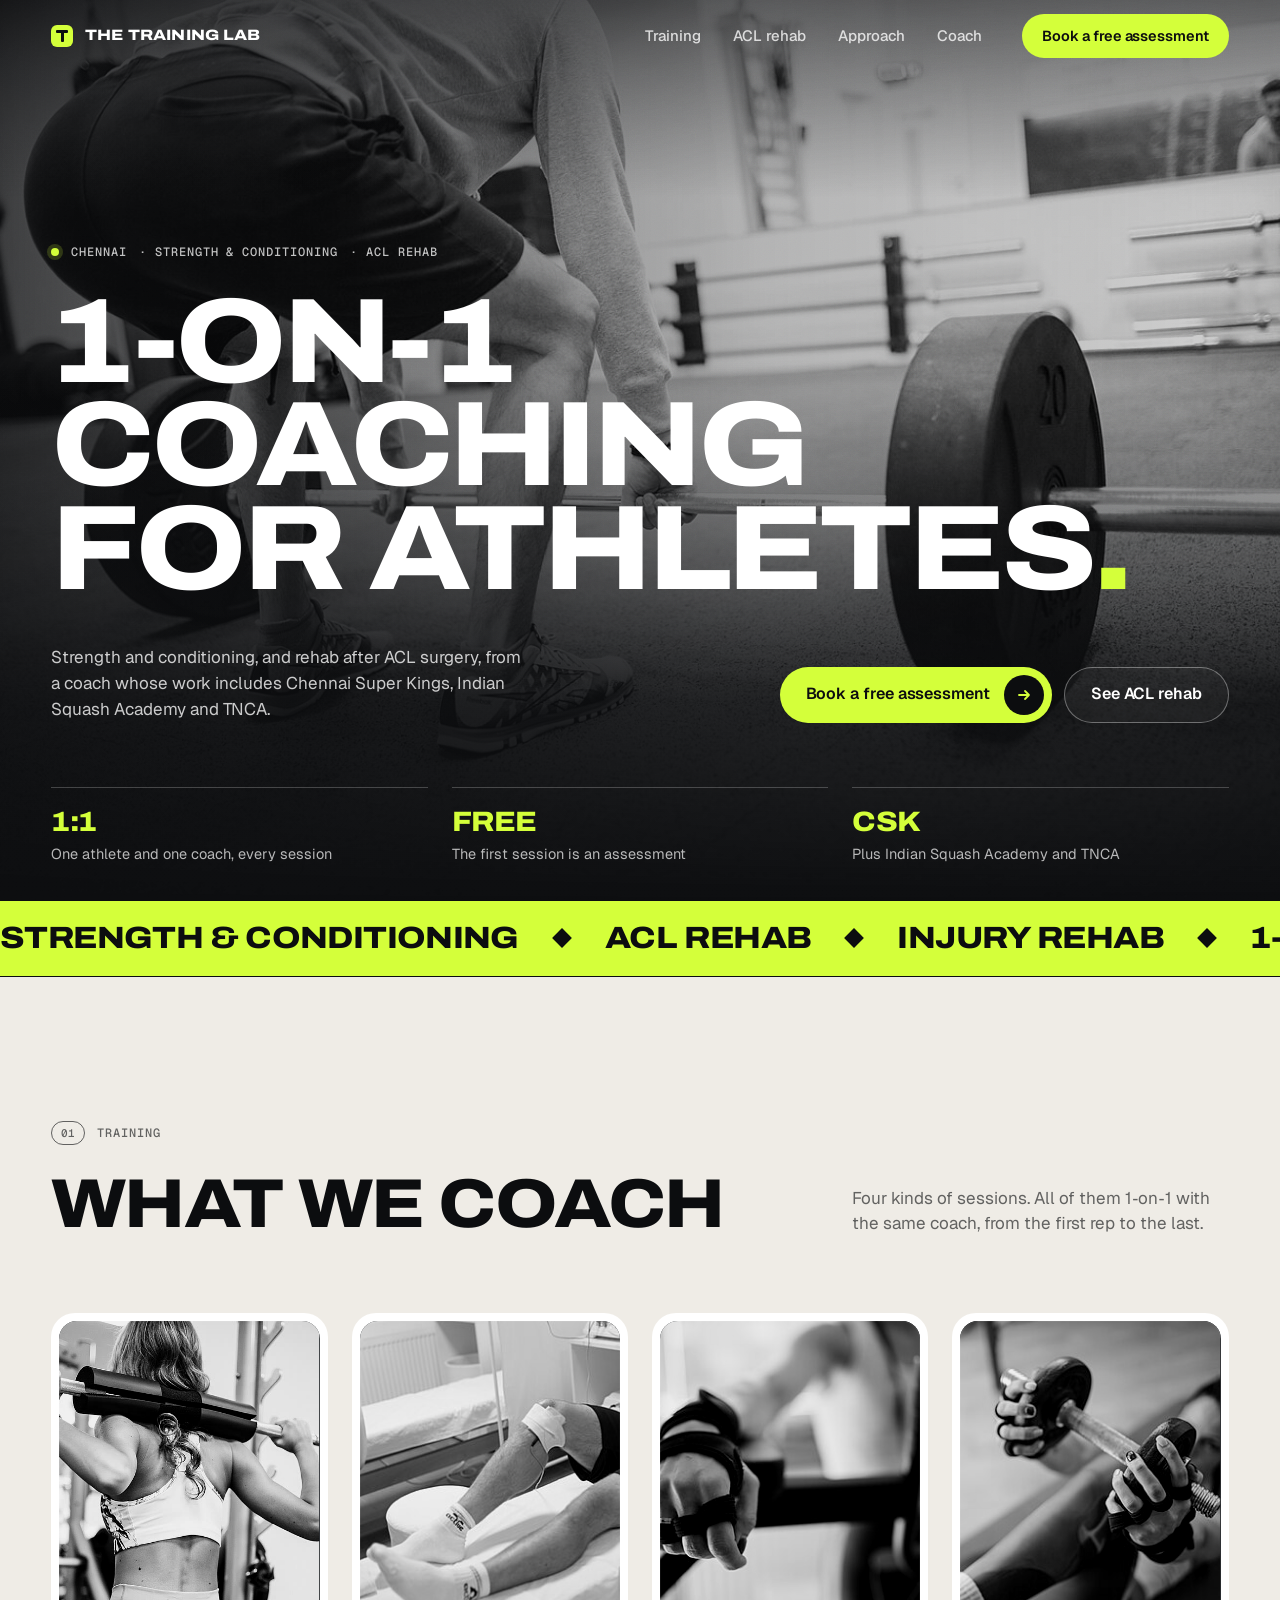
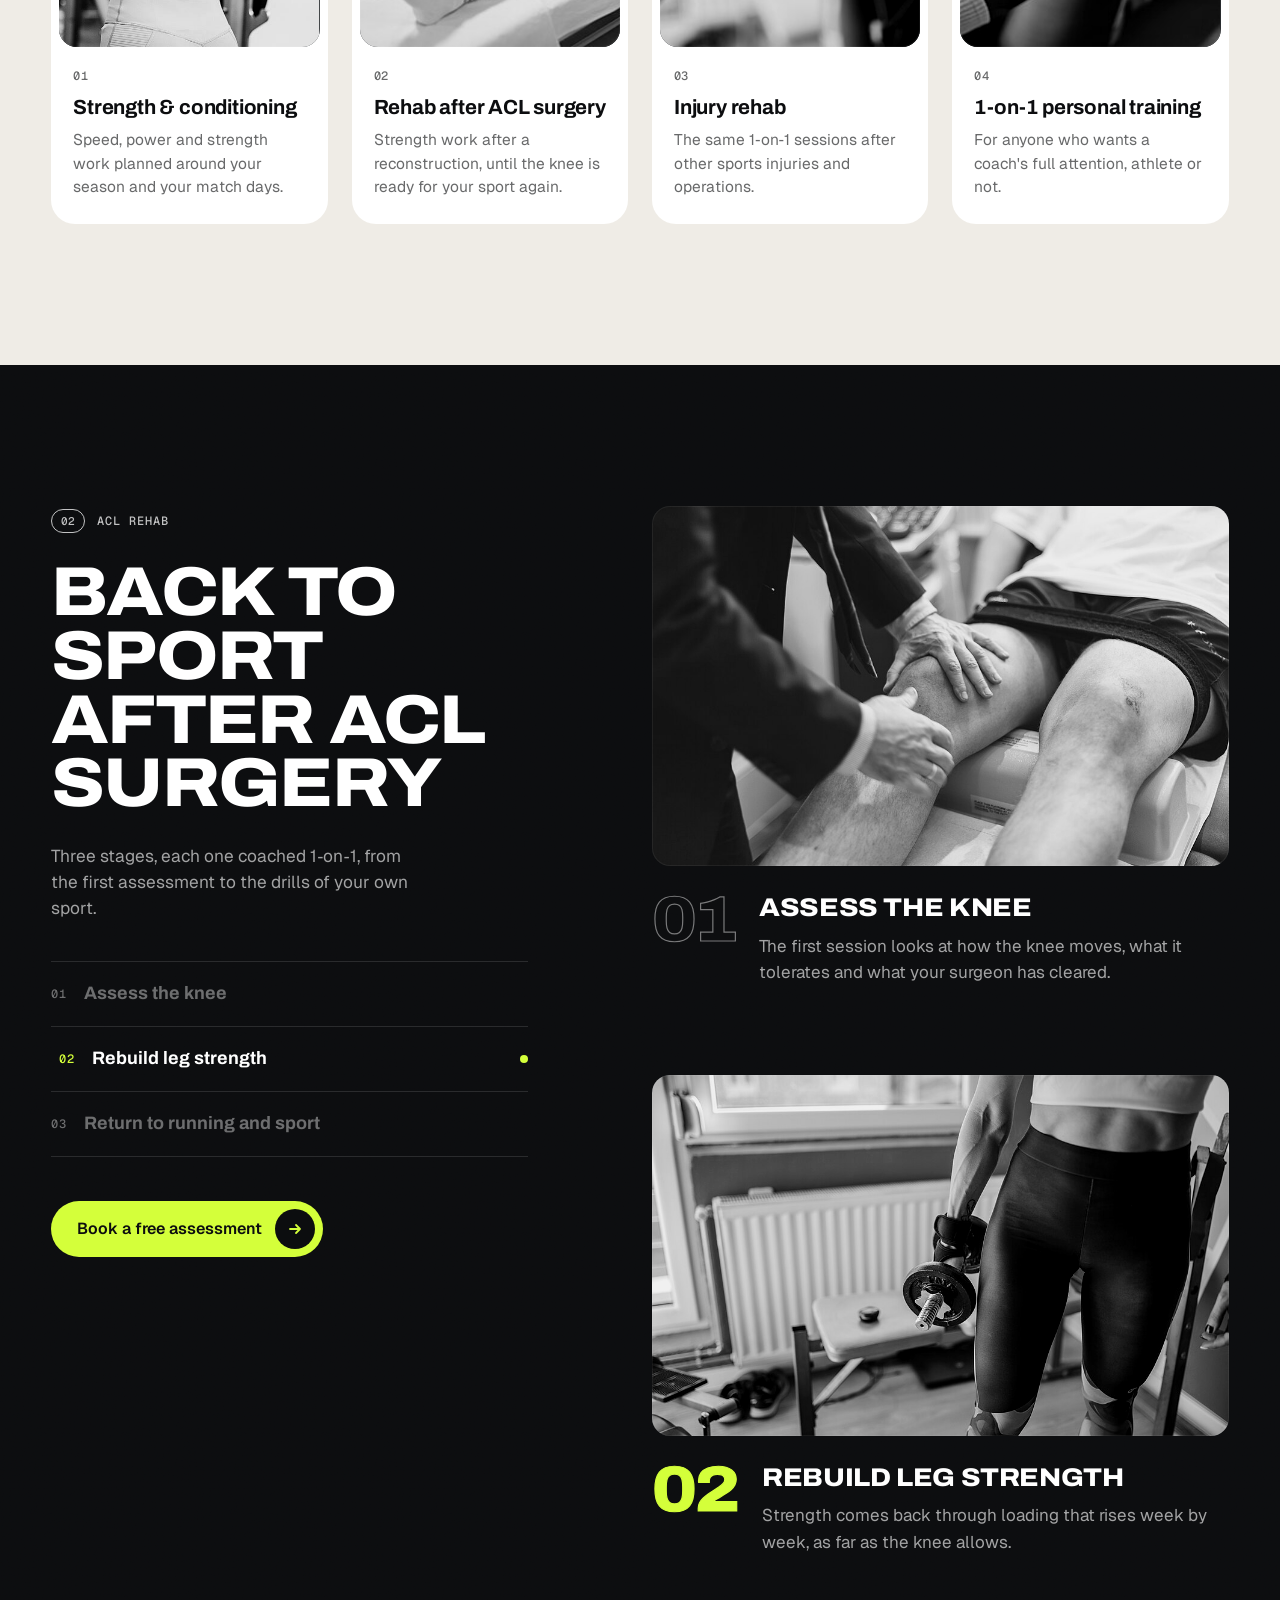
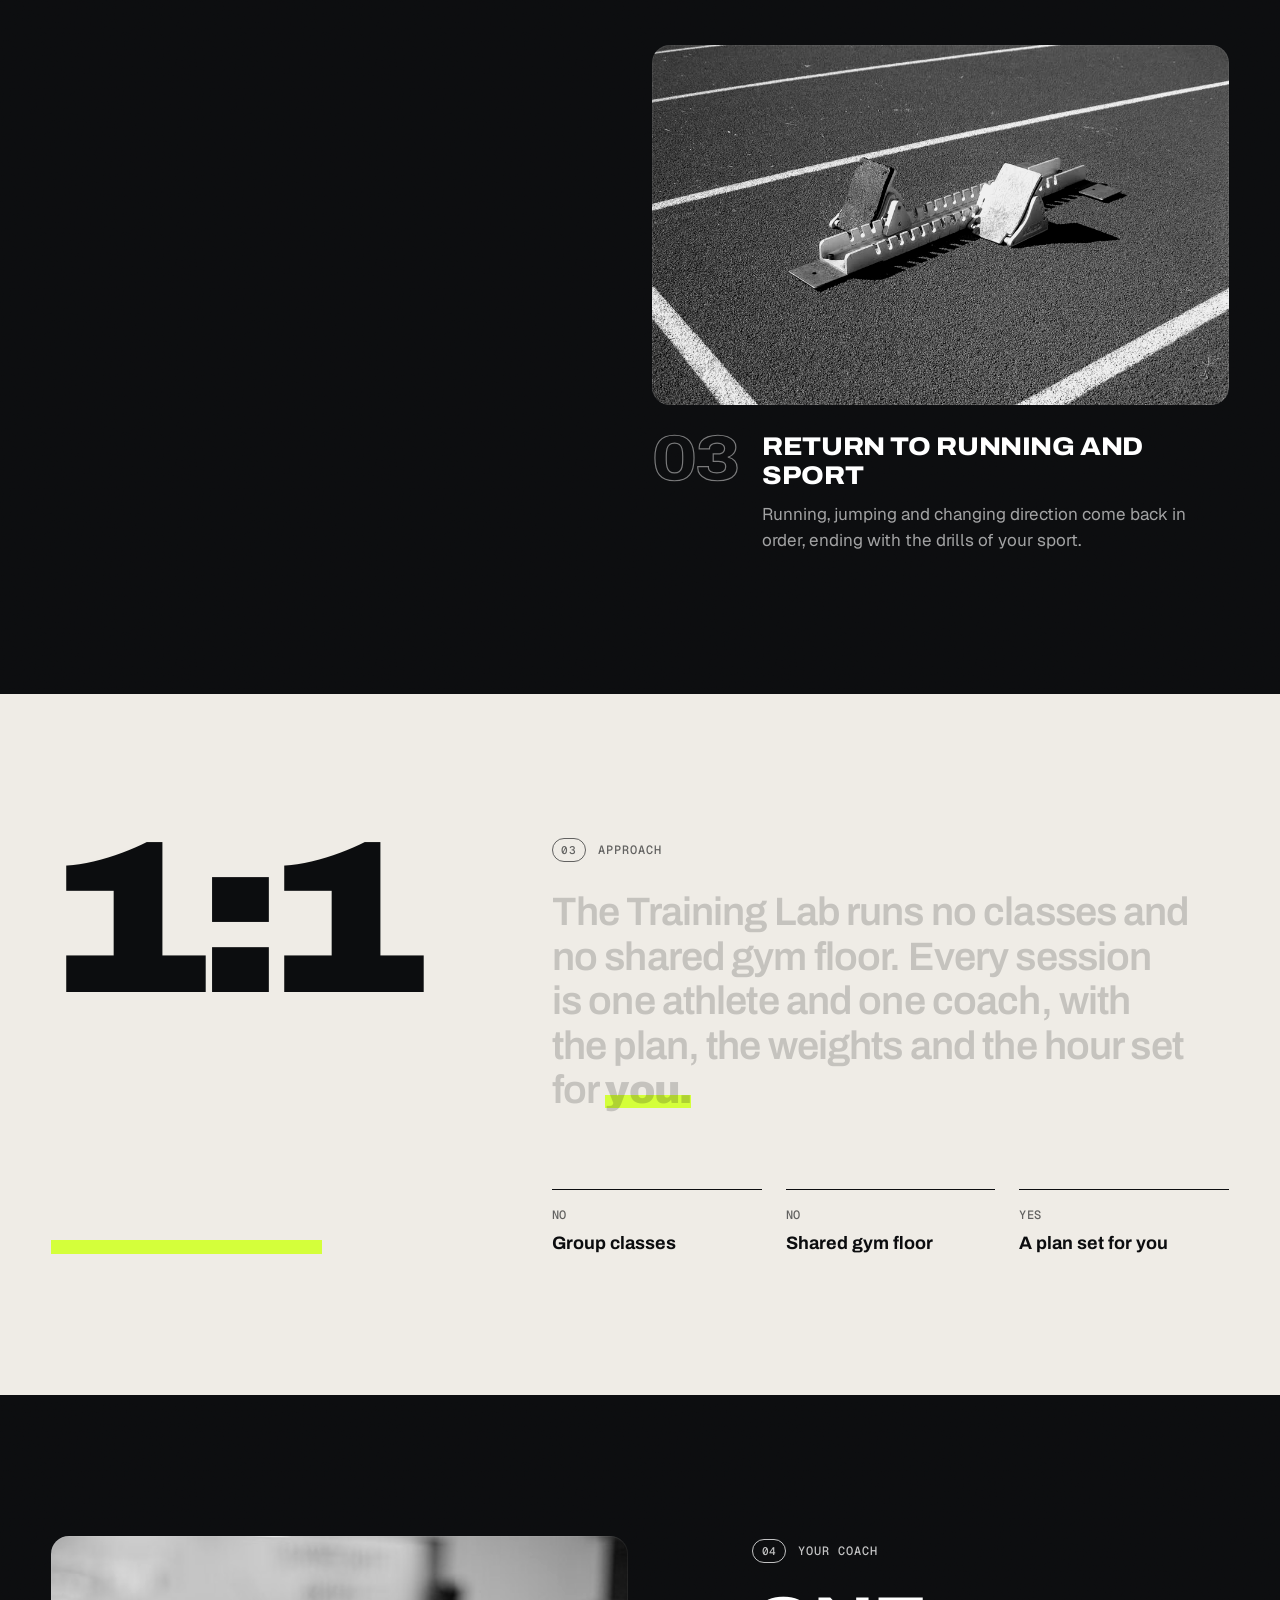
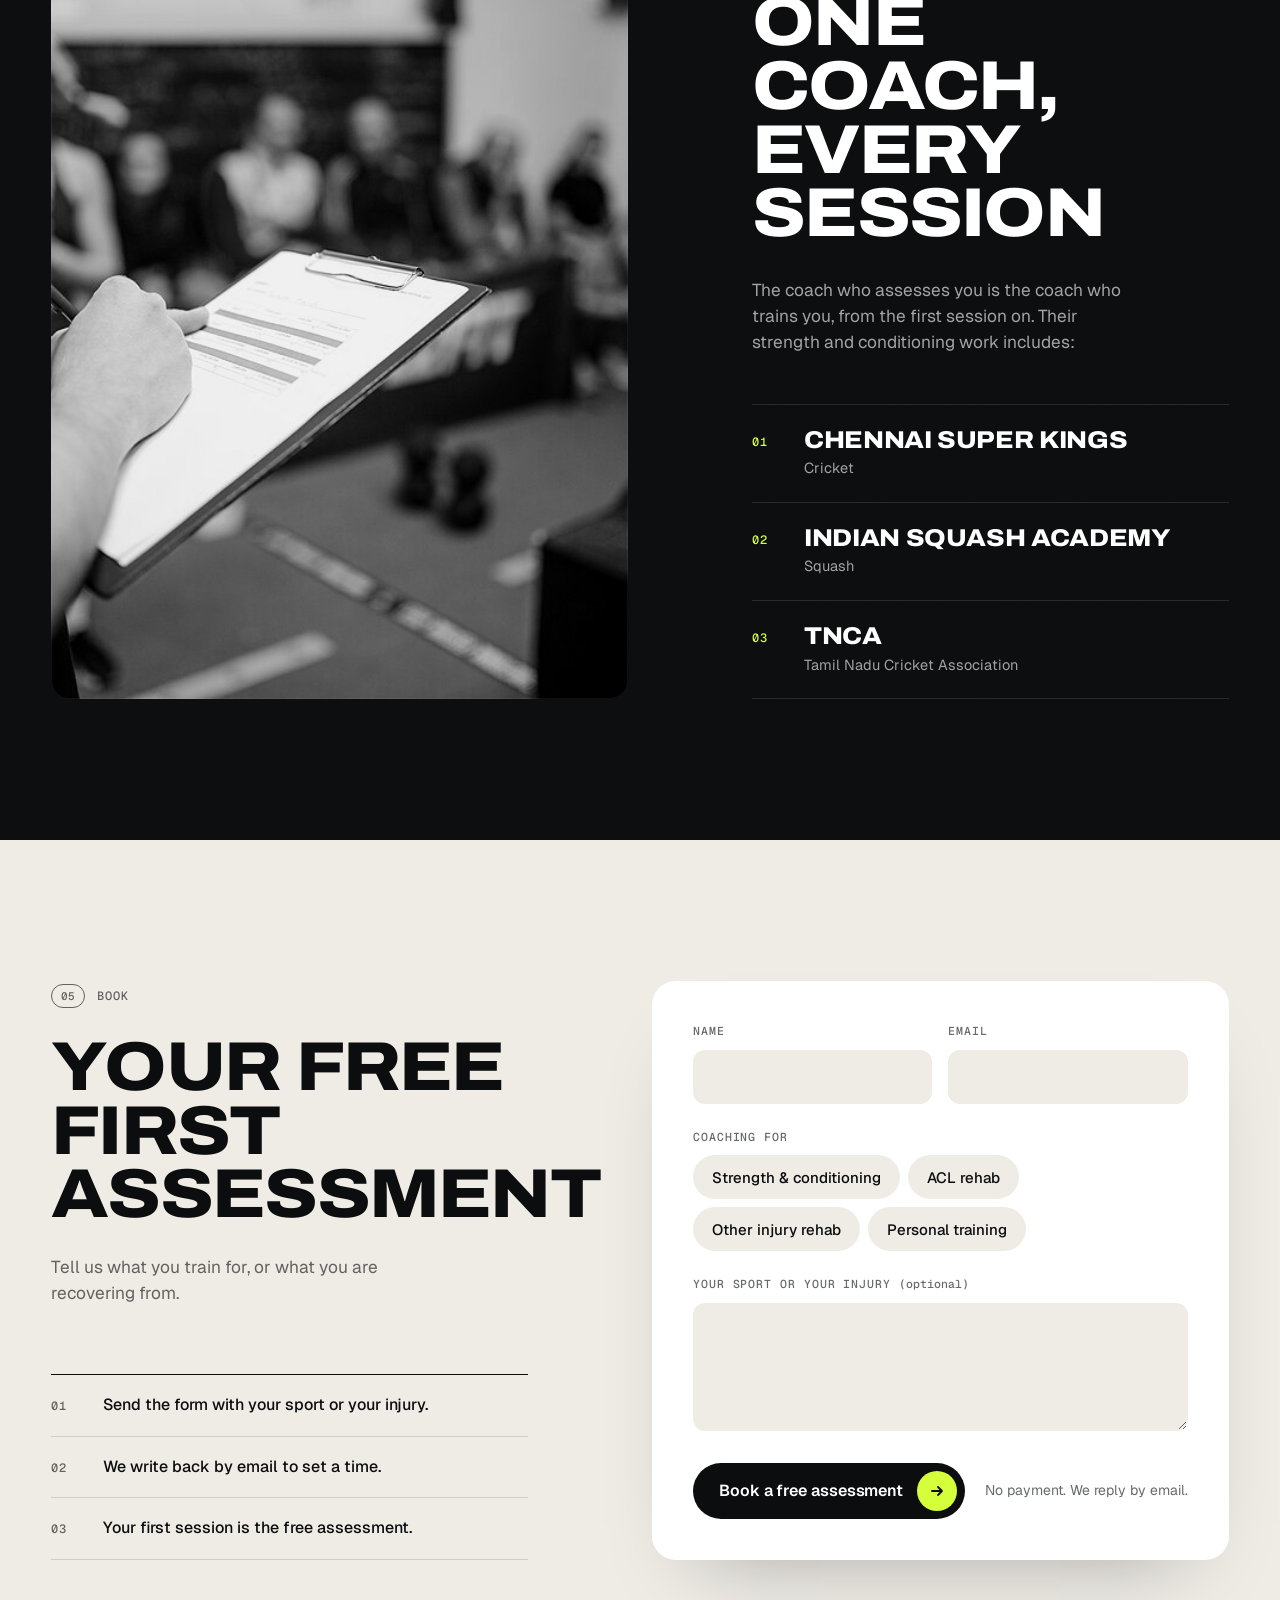
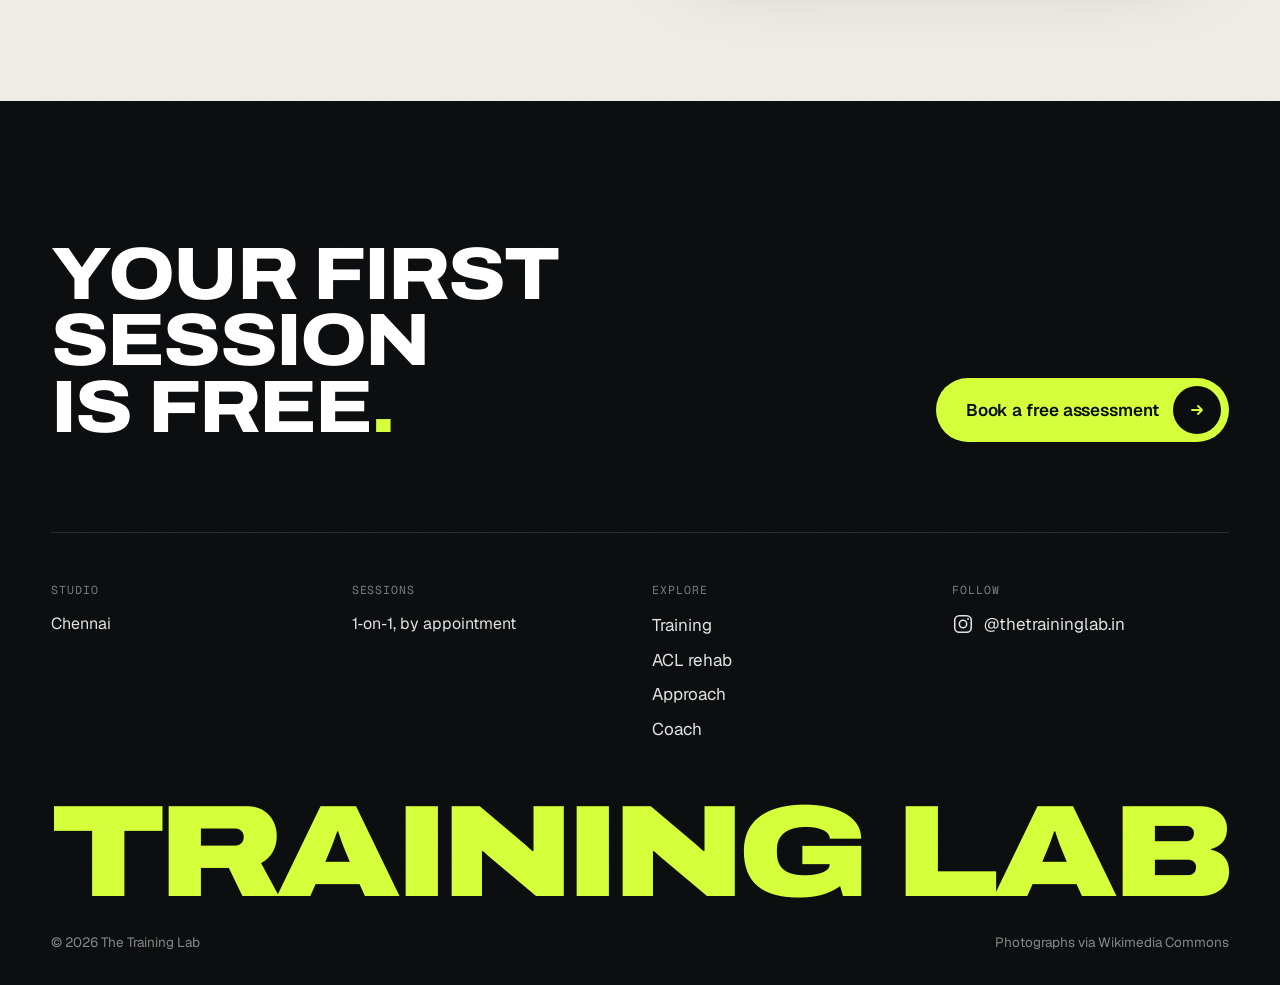
<file: index.html>
<!doctype html>
<html lang="en">
<head>
<meta charset="utf-8">
<meta name="viewport" content="width=device-width, initial-scale=1, viewport-fit=cover">
<title>The Training Lab: 1-on-1 coaching for athletes in Chennai</title>
<meta name="description" content="1-on-1 strength and conditioning and rehab after ACL surgery in Chennai, one athlete per session. The first session is a free assessment.">
<meta property="og:type" content="website">
<meta property="og:title" content="The Training Lab: 1-on-1 coaching for athletes in Chennai">
<meta property="og:description" content="Strength and conditioning and ACL rehab in Chennai, one athlete per session.">
<meta property="og:image" content="share.jpg">
<meta name="twitter:card" content="summary_large_image">
<link rel="icon" href="favicon.svg" type="image/svg+xml">
<meta name="theme-color" content="#0c0d0f">
<!-- <link rel="canonical" href="https://[the client's domain]/"> : add once the domain is known -->
<link rel="preconnect" href="https://fonts.googleapis.com">
<link rel="preconnect" href="https://fonts.gstatic.com" crossorigin>
<link href="https://fonts.googleapis.com/css2?family=Archivo:wdth,wght@62..125,400..900&family=Geist:wght@300..700&family=Geist+Mono:wght@400..500&display=swap" rel="stylesheet">
<link rel="preload" as="image" href="assets/img/photo-f116285194-1920.jpg" imagesrcset="assets/img/photo-f116285194-960.jpg 960w, assets/img/photo-f116285194-1280.jpg 1280w, assets/img/photo-f116285194-1920.jpg 1920w" imagesizes="100vw">
<link rel="stylesheet" href="styles.css">
<script>
document.documentElement.classList.add('js');
/* a refresh always starts at the top: no restored scroll, no jump to a #section left in the address bar */
if ('scrollRestoration' in history) history.scrollRestoration = 'manual';
(function () {
  var nav = performance.getEntriesByType && performance.getEntriesByType('navigation')[0];
  if (nav && nav.type === 'reload' && location.hash) history.replaceState(null, '', location.pathname + location.search);
})();
</script>
</head>
<body>
<a class="skip" href="#main">Skip to content</a>

<!-- ============ NAV ============ -->
<header class="nav" data-nav>
  <div class="container nav__bar">
    <a class="logo" href="#top" aria-label="The Training Lab, home">
      <span class="logo__mark" aria-hidden="true"></span>
      <span class="logo__word">The Training Lab</span>
    </a>
    <nav class="nav__links" aria-label="Main">
      <a href="#training">Training</a>
      <a href="#rehab">ACL rehab</a>
      <a href="#approach">Approach</a>
      <a href="#coach">Coach</a>
    </nav>
    <a class="btn btn--volt btn--sm nav__cta" href="#book">Book a free assessment</a>
    <button class="nav__toggle" type="button" aria-expanded="false" aria-controls="menu" aria-label="Open menu">
      <span></span><span></span>
    </button>
  </div>
  <div class="menu" id="menu" hidden>
    <nav class="container menu__links" aria-label="Mobile">
      <a href="#training"><span class="mono">01</span>Training</a>
      <a href="#rehab"><span class="mono">02</span>ACL rehab</a>
      <a href="#approach"><span class="mono">03</span>Approach</a>
      <a href="#coach"><span class="mono">04</span>Coach</a>
      <a href="#book"><span class="mono">05</span>Book</a>
    </nav>
  </div>
</header>

<main id="main">

<!-- ============ HERO (dark) ============ -->
<section class="hero dark" id="top" aria-labelledby="hero-h">
  <div class="hero__media">
    <img src="assets/img/photo-f116285194-1920.jpg" srcset="assets/img/photo-f116285194-960.jpg 960w, assets/img/photo-f116285194-1280.jpg 1280w, assets/img/photo-f116285194-1920.jpg 1920w" sizes="100vw" width="1920" height="1282" alt="An athlete setting up a barbell deadlift on a gym floor" fetchpriority="high" data-source="stand-in">
  </div>
  <div class="container hero__inner">
    <p class="eyebrow hero__eyebrow" data-in="1"><span class="eyebrow__dot"></span>Chennai<span class="hide-sm"> &middot; Strength &amp; conditioning</span> &middot; ACL rehab</p>
    <h1 id="hero-h" class="hero__title">
      <span class="line"><span data-in="2">1&#8209;on&#8209;1 coaching</span></span>
      <span class="line"><span data-in="3">for athletes<em>.</em></span></span>
    </h1>
    <div class="hero__row">
      <p class="hero__lead" data-in="4">Strength and conditioning, and rehab after ACL surgery, from a coach whose work includes Chennai Super Kings, Indian Squash Academy and TNCA.</p>
      <div class="hero__actions" data-in="5">
        <a class="btn btn--volt" href="#book">Book a free assessment<span class="btn__arrow" aria-hidden="true"><svg viewBox="0 0 16 16"><path d="M3 8h10M9 4l4 4-4 4"/></svg></span></a>
        <a class="btn btn--ghost" href="#rehab">See ACL rehab</a>
      </div>
    </div>
  </div>
  <div class="container hero__facts" data-in="6">
    <div class="fact"><span class="fact__big">1:1</span><span class="fact__txt">One athlete and one coach, every session</span></div>
    <div class="fact"><span class="fact__big">Free</span><span class="fact__txt">The first session is an assessment</span></div>
    <div class="fact"><span class="fact__big">CSK</span><span class="fact__txt">Plus Indian Squash Academy and TNCA</span></div>
  </div>
</section>

<!-- ============ MARQUEE (volt) ============ -->
<div class="marquee" aria-hidden="true">
  <div class="marquee__track">
    <span>Strength &amp; conditioning</span><i></i><span>ACL rehab</span><i></i><span>Injury rehab</span><i></i><span>1&#8209;on&#8209;1 personal training</span><i></i><span>Return to sport</span><i></i>
    <span>Strength &amp; conditioning</span><i></i><span>ACL rehab</span><i></i><span>Injury rehab</span><i></i><span>1&#8209;on&#8209;1 personal training</span><i></i><span>Return to sport</span><i></i>
  </div>
</div>

<!-- ============ TRAINING (light) ============ -->
<section class="section light" id="training" aria-labelledby="training-h">
  <div class="container">
    <div class="head">
      <div>
        <p class="eyebrow" data-reveal><span class="mono">01</span>Training</p>
        <h2 id="training-h" data-reveal>What we coach</h2>
      </div>
      <p class="head__lead" data-reveal>Four kinds of sessions. All of them 1&#8209;on&#8209;1 with the same coach, from the first rep to the last.</p>
    </div>
    <ul class="cards">
      <li class="card" id="strength" data-reveal>
        <div class="ph ph--card"><img src="assets/img/photo-f141590465-top.jpg" width="480" height="600" alt="An athlete holding a loaded barbell across her back before a squat" loading="lazy" style="object-position: 50% 30%" data-source="stand-in"></div>
        <div class="card__body">
          <span class="card__num mono">01</span>
          <h3>Strength &amp; conditioning</h3>
          <p>Speed, power and strength work planned around your season and your match days.</p>
        </div>
      </li>
      <li class="card" id="acl" data-reveal>
        <div class="ph ph--card"><img src="assets/img/photo-f196497377-960.jpg" srcset="assets/img/photo-f196497377-500.jpg 500w, assets/img/photo-f196497377-960.jpg 960w, assets/img/photo-f196497377.jpg 1280w" sizes="(max-width: 640px) 90vw, (max-width: 1024px) 45vw, 24vw" width="960" height="641" alt="An athlete lying on a treatment table with a knee being worked on" loading="lazy" style="object-position: 62% 50%" data-source="stand-in"></div>
        <div class="card__body">
          <span class="card__num mono">02</span>
          <h3>Rehab after ACL surgery</h3>
          <p>Strength work after a reconstruction, until the knee is ready for your sport again.</p>
        </div>
      </li>
      <li class="card" id="injury" data-reveal>
        <div class="ph ph--card"><img src="assets/img/photo-f193413095-960.jpg" srcset="assets/img/photo-f193413095-500.jpg 500w, assets/img/photo-f193413095-960.jpg 960w, assets/img/photo-f193413095.jpg 1280w" sizes="(max-width: 640px) 90vw, (max-width: 1024px) 45vw, 24vw" width="960" height="639" alt="A gloved hand gripping the handle of a gym machine" loading="lazy" style="object-position: 40% 50%" data-source="stand-in"></div>
        <div class="card__body">
          <span class="card__num mono">03</span>
          <h3>Injury rehab</h3>
          <p>The same 1&#8209;on&#8209;1 sessions after other sports injuries and operations.</p>
        </div>
      </li>
      <li class="card" id="personal" data-reveal>
        <div class="ph ph--card"><img src="assets/img/photo-f196605076-960.jpg" srcset="assets/img/photo-f196605076-500.jpg 500w, assets/img/photo-f196605076-960.jpg 960w, assets/img/photo-f196605076.jpg 1280w" sizes="(max-width: 640px) 90vw, (max-width: 1024px) 45vw, 24vw" width="960" height="639" alt="A dumbbell held over a training mat during a leg session" loading="lazy" style="object-position: 72% 40%" data-source="stand-in"></div>
        <div class="card__body">
          <span class="card__num mono">04</span>
          <h3>1&#8209;on&#8209;1 personal training</h3>
          <p>For anyone who wants a coach's full attention, athlete or not.</p>
        </div>
      </li>
    </ul>
  </div>
</section>

<!-- ============ ACL REHAB (dark) ============ -->
<section class="section dark" id="rehab" aria-labelledby="rehab-h">
  <div class="container rehab">
    <div class="rehab__aside">
      <div class="rehab__sticky">
        <p class="eyebrow" data-reveal><span class="mono">02</span>ACL rehab</p>
        <h2 id="rehab-h" data-reveal>Back to sport after ACL surgery</h2>
        <p class="lead" data-reveal>Three stages, each one coached 1&#8209;on&#8209;1, from the first assessment to the drills of your own sport.</p>
        <ol class="steps" data-steps>
          <li class="is-active"><span class="mono">01</span>Assess the knee</li>
          <li><span class="mono">02</span>Rebuild leg strength</li>
          <li><span class="mono">03</span>Return to running and sport</li>
        </ol>
        <a class="btn btn--volt" href="#book">Book a free assessment<span class="btn__arrow" aria-hidden="true"><svg viewBox="0 0 16 16"><path d="M3 8h10M9 4l4 4-4 4"/></svg></span></a>
      </div>
    </div>
    <div class="rehab__stages">
      <article class="stage" data-stage="0">
        <div class="ph ph--wide"><img src="assets/img/photo-f160466935.jpg" srcset="assets/img/photo-f160466935-500.jpg 500w, assets/img/photo-f160466935-960.jpg 960w, assets/img/photo-f160466935.jpg 1280w" sizes="(max-width: 1024px) 92vw, 56vw" width="1280" height="853" alt="A coach's hands checking an athlete's knee" loading="lazy" data-source="stand-in"></div>
        <div class="stage__text">
          <span class="stage__num">01</span>
          <div>
            <h3>Assess the knee</h3>
            <p>The first session looks at how the knee moves, what it tolerates and what your surgeon has cleared.</p>
          </div>
        </div>
      </article>
      <article class="stage" data-stage="1">
        <div class="ph ph--wide"><img src="assets/img/photo-f199655365.jpg" srcset="assets/img/photo-f199655365-500.jpg 500w, assets/img/photo-f199655365-960.jpg 960w, assets/img/photo-f199655365.jpg 1280w" sizes="(max-width: 1024px) 92vw, 56vw" width="1280" height="852" alt="An athlete standing with a dumbbell beside a weight bench" loading="lazy" style="object-position: 50% 35%" data-source="stand-in"></div>
        <div class="stage__text">
          <span class="stage__num">02</span>
          <div>
            <h3>Rebuild leg strength</h3>
            <p>Strength comes back through loading that rises week by week, as far as the knee allows.</p>
          </div>
        </div>
      </article>
      <article class="stage" data-stage="2">
        <div class="ph ph--wide"><img src="assets/img/photo-f42538742.jpg" srcset="assets/img/photo-f42538742-500.jpg 500w, assets/img/photo-f42538742-960.jpg 960w, assets/img/photo-f42538742.jpg 1280w" sizes="(max-width: 1024px) 92vw, 56vw" width="1280" height="918" alt="Starting blocks set on a red running track" loading="lazy" data-source="stand-in"></div>
        <div class="stage__text">
          <span class="stage__num">03</span>
          <div>
            <h3>Return to running and sport</h3>
            <p>Running, jumping and changing direction come back in order, ending with the drills of your sport.</p>
          </div>
        </div>
      </article>
    </div>
  </div>
</section>

<!-- ============ APPROACH (light) ============ -->
<section class="section light" id="approach" aria-labelledby="approach-h">
  <div class="container approach">
    <div class="approach__mark" aria-hidden="true" data-reveal>1:1</div>
    <div class="approach__body">
      <p class="eyebrow" data-reveal><span class="mono">03</span>Approach</p>
      <h2 id="approach-h" class="sr-only">Sessions at The Training Lab</h2>
      <p class="statement" data-words>The Training Lab runs no classes and no shared gym floor. Every session is one athlete and one coach, with the plan, the weights and the hour set for <strong>you.</strong></p>
      <ul class="pillars">
        <li data-reveal><span class="mono">No</span>Group classes</li>
        <li data-reveal><span class="mono">No</span>Shared gym floor</li>
        <li data-reveal><span class="mono">Yes</span>A plan set for you</li>
      </ul>
    </div>
  </div>
</section>

<!-- ============ COACH (dark) ============ -->
<section class="section dark" id="coach" aria-labelledby="coach-h">
  <div class="container coach">
    <div class="ph ph--tall coach__photo" data-reveal>
      <img src="assets/img/photo-f192511304.jpg" srcset="assets/img/photo-f192511304-500.jpg 500w, assets/img/photo-f192511304-960.jpg 960w, assets/img/photo-f192511304.jpg 1280w" sizes="(max-width: 1024px) 92vw, 46vw" width="1280" height="854" alt="A coach writing an athlete's sets on a clipboard during a session" loading="lazy" style="object-position: 62% 50%" data-source="stand-in">
    </div>
    <div class="coach__body">
      <div>
        <p class="eyebrow" data-reveal><span class="mono">04</span>Your coach</p>
        <h2 id="coach-h" class="coach__title" data-reveal>One coach, every session</h2>
        <p class="lead" data-reveal>The coach who assesses you is the coach who trains you, from the first session on. Their strength and conditioning work includes:</p>
      </div>
      <ul class="teams">
        <li data-reveal><span class="mono">01</span><strong>Chennai Super Kings</strong><span class="teams__sport">Cricket</span></li>
        <li data-reveal><span class="mono">02</span><strong>Indian Squash Academy</strong><span class="teams__sport">Squash</span></li>
        <li data-reveal><span class="mono">03</span><strong>TNCA</strong><span class="teams__sport">Tamil Nadu Cricket Association</span></li>
      </ul>
    </div>
  </div>
</section>

<!-- ============ BOOK (light) ============ -->
<section class="section light" id="book" aria-labelledby="book-h">
  <div class="container book">
    <div class="book__intro">
      <div>
        <p class="eyebrow" data-reveal><span class="mono">05</span>Book</p>
        <h2 id="book-h" data-reveal>Your free first assessment</h2>
        <p class="lead" data-reveal>Tell us what you train for, or what you are recovering from.</p>
      </div>
      <ol class="how">
        <li data-reveal><span class="mono">01</span><p>Send the form with your sport or your injury.</p></li>
        <li data-reveal><span class="mono">02</span><p>We write back by email to set a time.</p></li>
        <li data-reveal><span class="mono">03</span><p>Your first session is the free assessment.</p></li>
      </ol>
    </div>
    <form class="form" action="mailto:hello@thetraininglab.example" method="post" enctype="text/plain" data-endpoint="" novalidate data-reveal>
      <div class="form__grid">
        <div class="field">
          <label for="f-name">Name</label>
          <input id="f-name" name="name" type="text" autocomplete="name" required aria-describedby="f-name-err">
          <p class="field__err" id="f-name-err" hidden>Write your name.</p>
        </div>
        <div class="field">
          <label for="f-email">Email</label>
          <input id="f-email" name="email" type="email" autocomplete="email" inputmode="email" required aria-describedby="f-email-err">
          <p class="field__err" id="f-email-err" hidden>Write an email address with an @, like name@example.com.</p>
        </div>
        <fieldset class="field field--full">
          <legend>Coaching for</legend>
          <div class="chips">
            <label class="chip"><input type="radio" name="need" value="Strength and conditioning" required aria-describedby="f-need-err"><span>Strength &amp; conditioning</span></label>
            <label class="chip"><input type="radio" name="need" value="Rehab after ACL surgery"><span>ACL rehab</span></label>
            <label class="chip"><input type="radio" name="need" value="Rehab after another injury"><span>Other injury rehab</span></label>
            <label class="chip"><input type="radio" name="need" value="1-on-1 personal training"><span>Personal training</span></label>
          </div>
          <p class="field__err" id="f-need-err" hidden>Choose what you want coaching for.</p>
        </fieldset>
        <div class="field field--full">
          <label for="f-notes">Your sport or your injury <span class="opt">(optional)</span></label>
          <textarea id="f-notes" name="notes" rows="4"></textarea>
        </div>
      </div>
      <div class="form__foot">
        <button class="btn btn--dark" type="submit">Book a free assessment<span class="btn__arrow" aria-hidden="true"><svg viewBox="0 0 16 16"><path d="M3 8h10M9 4l4 4-4 4"/></svg></span></button>
        <p class="form__note">No payment. We reply by email.</p>
      </div>
      <p class="form__status" role="status" aria-live="polite"></p>
    </form>
  </div>
</section>

</main>

<!-- ============ FOOTER (dark) ============ -->
<footer class="footer dark" aria-labelledby="close-h">
  <div class="container">
    <div class="footer__cta">
      <h2 id="close-h">Your first session<br>is free<em>.</em></h2>
      <a class="btn btn--volt btn--lg" href="#book">Book a free assessment<span class="btn__arrow" aria-hidden="true"><svg viewBox="0 0 16 16"><path d="M3 8h10M9 4l4 4-4 4"/></svg></span></a>
    </div>
    <div class="footer__cols">
      <div><p class="footer__label">Studio</p><address>Chennai</address></div>
      <div><p class="footer__label">Sessions</p><p data-assumed>1&#8209;on&#8209;1, by appointment</p></div>
      <div><p class="footer__label">Explore</p>
        <nav class="footer__nav" aria-label="Footer"><a href="#training">Training</a><a href="#rehab">ACL rehab</a><a href="#approach">Approach</a><a href="#coach">Coach</a></nav></div>
      <div><p class="footer__label">Follow</p>
        <a class="footer__ig" href="https://www.instagram.com/thetraininglab.in/">
          <svg viewBox="0 0 24 24" aria-hidden="true"><rect x="3" y="3" width="18" height="18" rx="5"/><circle cx="12" cy="12" r="4"/><circle cx="17.5" cy="6.5" r="1" fill="currentColor" stroke="none"/></svg>@thetraininglab.in</a></div>
    </div>
    <p class="footer__word" aria-hidden="true">Training Lab</p>
    <div class="footer__legal">
      <span>&copy; 2026 The Training Lab</span>
      <a href="credits.html">Photographs via Wikimedia Commons</a>
    </div>
  </div>
</footer>

<div class="actionbar" data-actionbar>
  <a class="btn btn--volt" href="#book">Book a free assessment<span class="btn__arrow" aria-hidden="true"><svg viewBox="0 0 16 16"><path d="M3 8h10M9 4l4 4-4 4"/></svg></span></a>
</div>

<script src="main.js" defer></script>
</body>
</html>
</file>
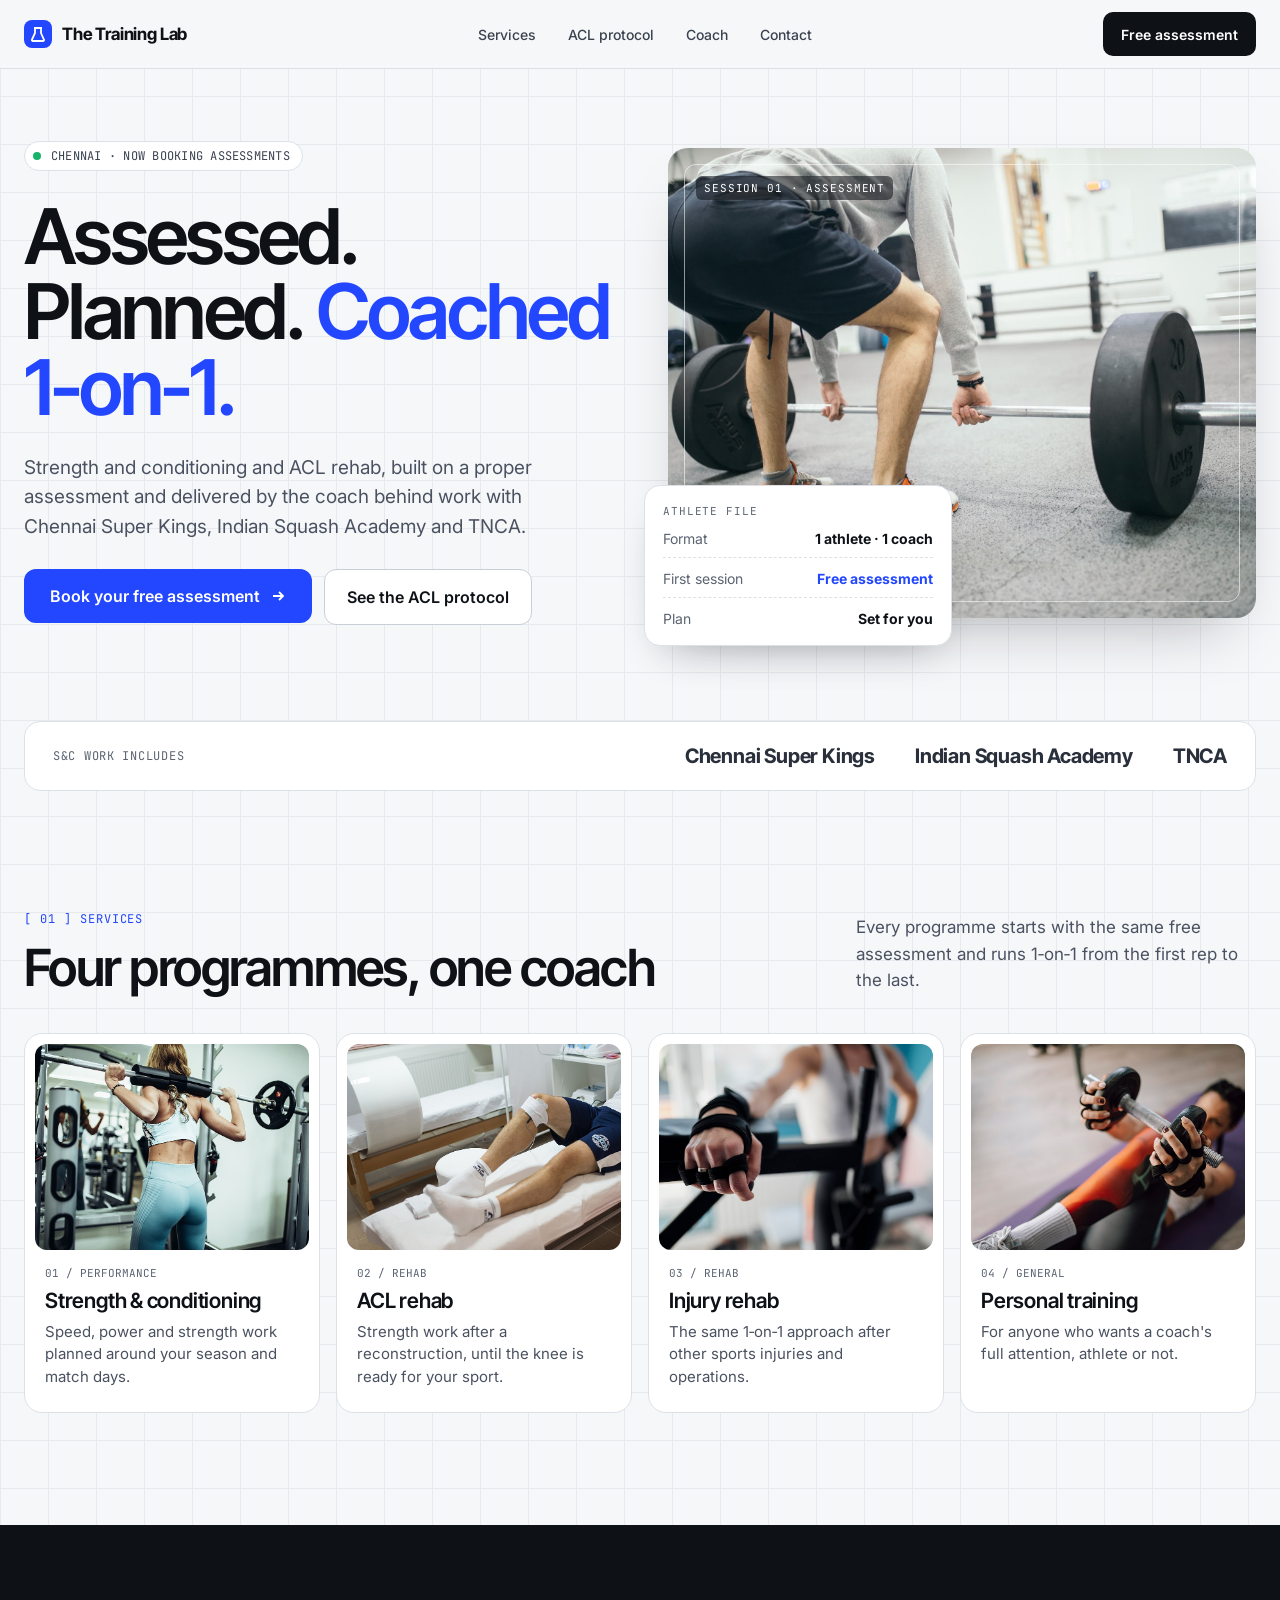
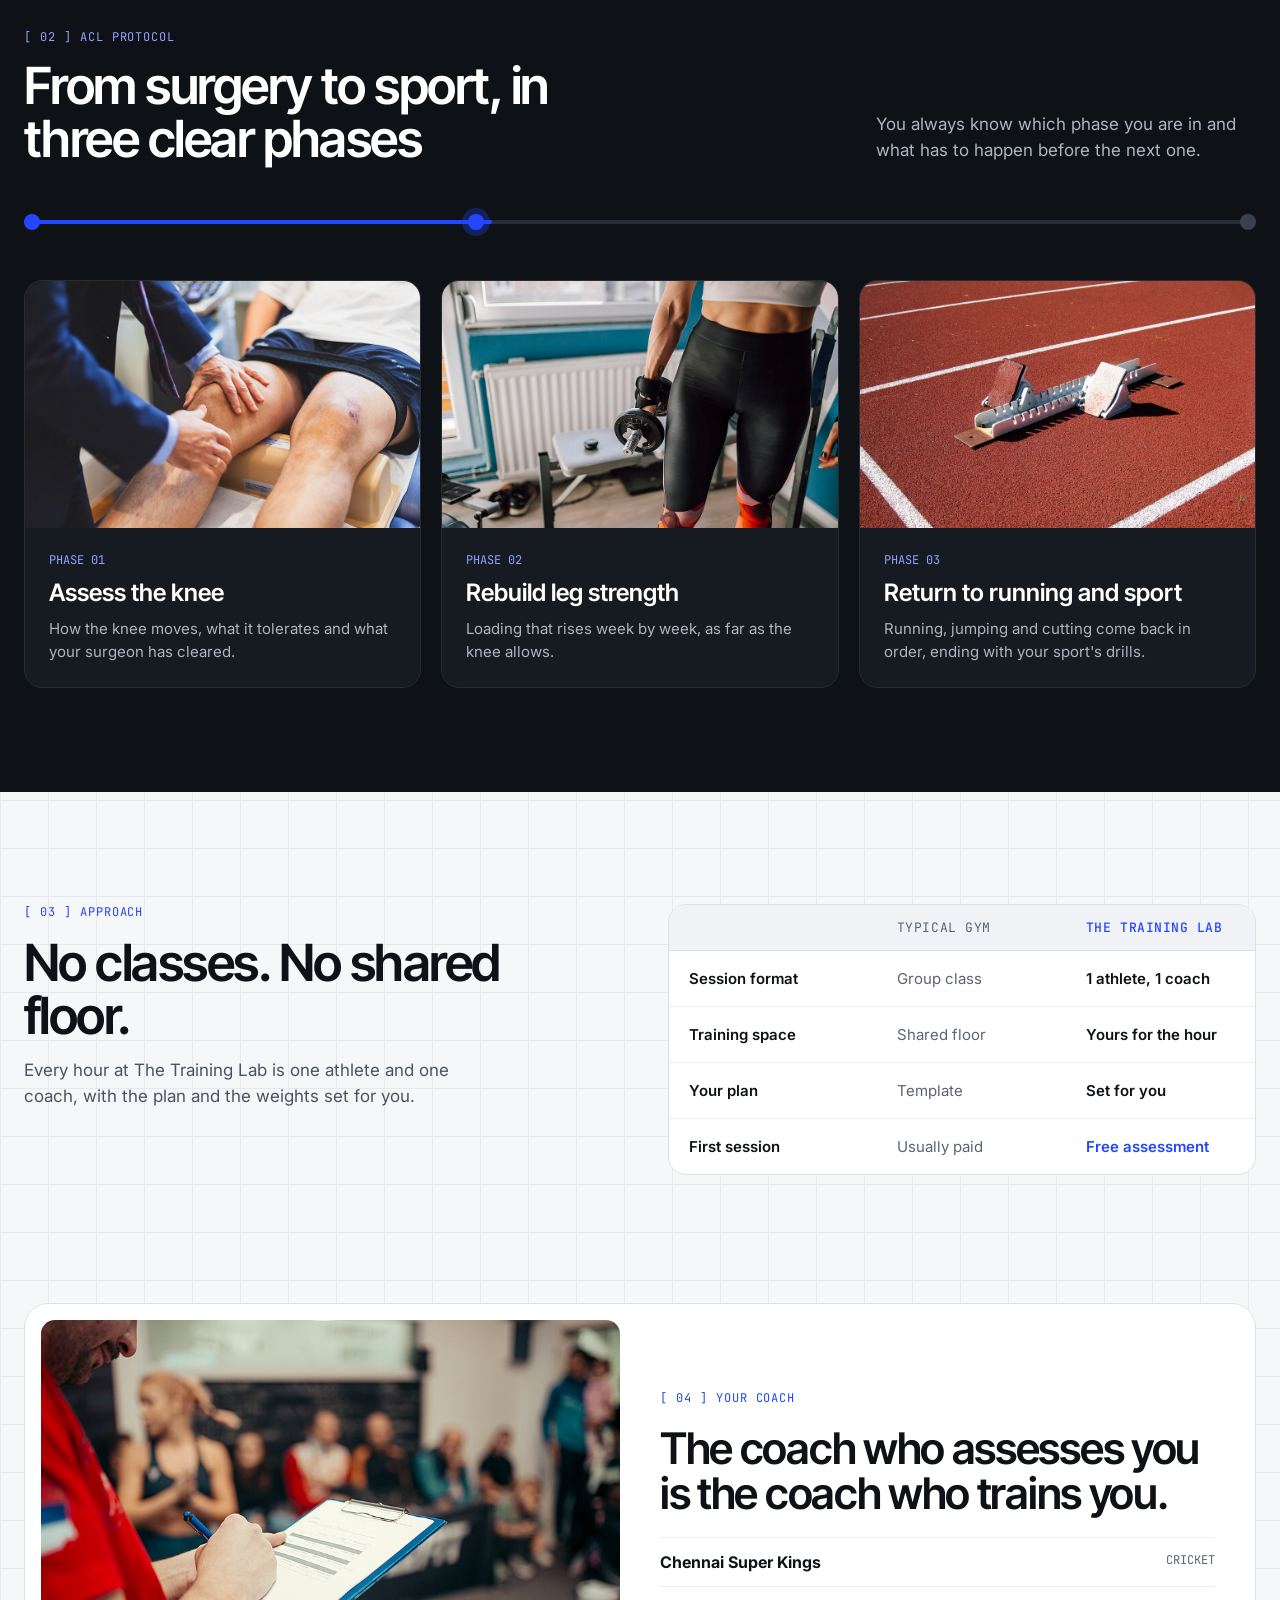
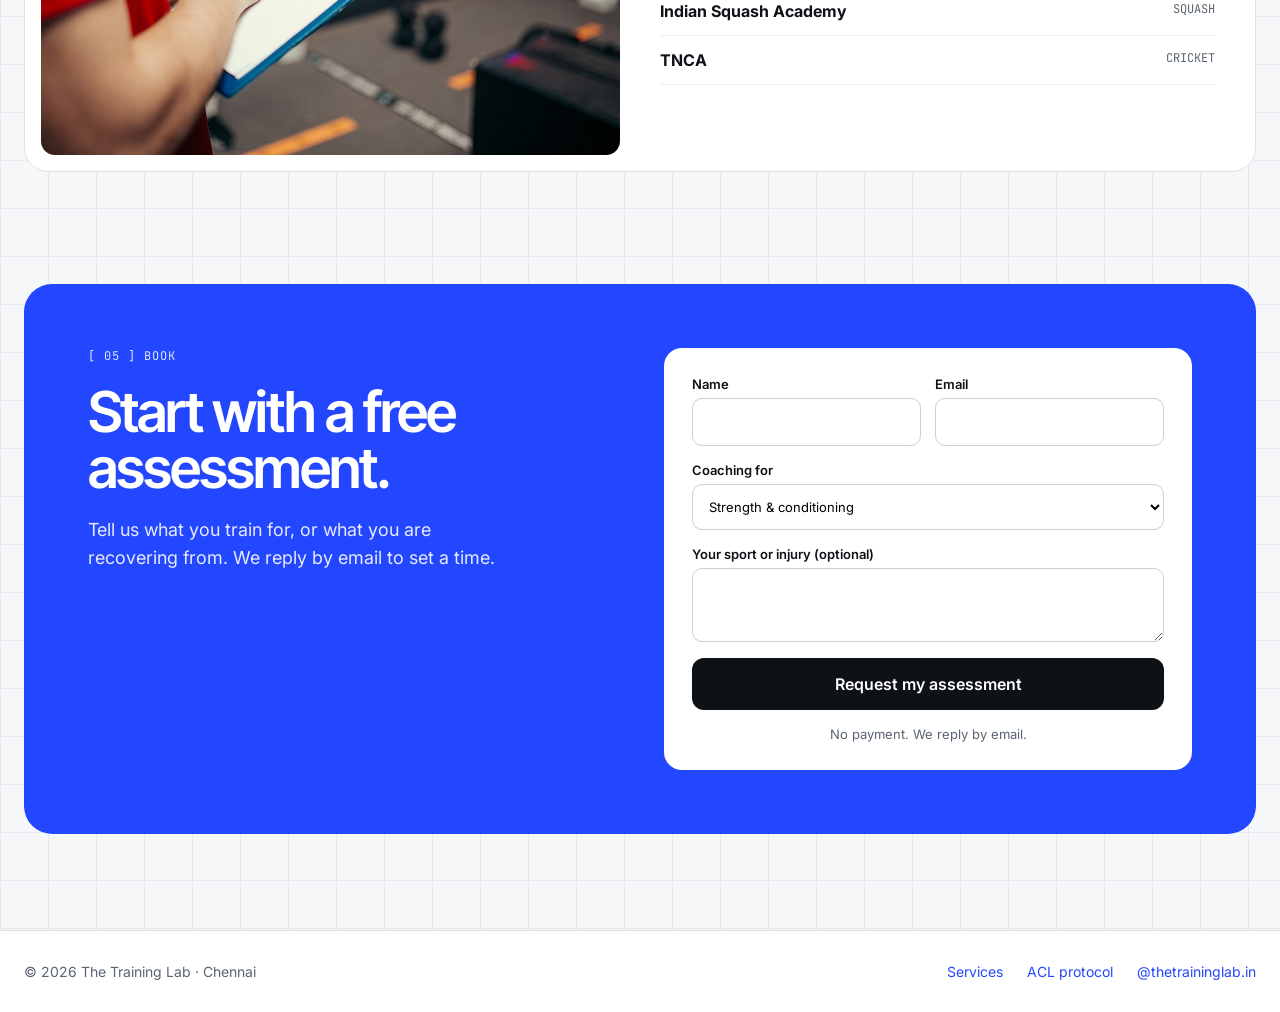
<file: mockups/01-sports-science-lab/index.html>
<!doctype html>
<html lang="en">
<head>
<meta charset="utf-8">
<meta name="viewport" content="width=device-width, initial-scale=1, viewport-fit=cover">
<title>The Training Lab: Sports Science Lab</title>
<meta name="robots" content="noindex">
<link rel="preconnect" href="https://fonts.googleapis.com">
<link href="https://fonts.googleapis.com/css2?family=Inter+Tight:wght@500;600;700&amp;family=Inter:wght@400;500;600&amp;family=JetBrains+Mono:wght@400;500&amp;display=swap" rel="stylesheet">
<style>
body{margin:0;background:#F6F7F9}
a{color:#2346FF;text-decoration:none}a:hover{color:#1631C9}
.lab-hide-sm{}
@media (max-width:760px){.lab-hide-sm{display:none !important}}
</style>
</head>
<body>
<div style="font-family: Inter, system-ui, sans-serif; color: #0E1116; background: #F6F7F9; min-height: 100vh; background-image: linear-gradient(#E6E9EE 1px, transparent 1px), linear-gradient(90deg, #E6E9EE 1px, transparent 1px); background-size: 48px 48px;">

  <!-- NAV -->
  <header style="position: sticky; top: 0; z-index: 10; background: rgba(246,247,249,0.92); backdrop-filter: blur(12px); border-bottom: 1px solid #DDE1E7;">
    <div style="max-width: 1240px; margin: 0 auto; padding: 0 24px; height: 68px; display: flex; align-items: center; justify-content: space-between; gap: 24px;">
      <a href="#top" style="display: flex; align-items: center; gap: 10px; color: #0E1116; font-family: 'Inter Tight', sans-serif; font-weight: 700; font-size: 17px; letter-spacing: -0.01em;">
        <span style="width: 28px; height: 28px; border-radius: 8px; background: #2346FF; display: grid; place-items: center;" aria-hidden="true">
          <svg width="16" height="16" viewBox="0 0 16 16" fill="none" stroke="#fff" stroke-width="1.8"><path d="M5 2v5L2 13.5A1 1 0 0 0 3 15h10a1 1 0 0 0 .9-1.5L11 7V2M4 2h8"/></svg>
        </span>
        The Training Lab
      </a>
      <nav class="lab-hide-sm" aria-label="Main" style="display: flex; gap: 32px; font-size: 14px; font-weight: 500;">
        <a href="#services" style="color: #3A4250;">Services</a>
        <a href="#acl" style="color: #3A4250;">ACL protocol</a>
        <a href="#coach" style="color: #3A4250;">Coach</a>
        <a href="#book" style="color: #3A4250;">Contact</a>
      </nav>
      <a href="#book" style="display: inline-flex; align-items: center; gap: 8px; height: 44px; padding: 0 18px; border-radius: 10px; background: #0E1116; color: #fff; font-size: 14px; font-weight: 600;">Free assessment</a>
    </div>
  </header>

  <!-- HERO -->
  <section id="top" style="max-width: 1240px; margin: 0 auto; padding: 72px 24px 56px; display: grid; grid-template-columns: repeat(auto-fit, minmax(min(100%, 480px), 1fr)); gap: 56px; align-items: center;">
    <div style="display: flex; flex-direction: column; gap: 28px;">
      <p style="margin: 0; display: inline-flex; align-self: flex-start; align-items: center; gap: 10px; padding: 6px 12px 6px 8px; border: 1px solid #DDE1E7; background: #fff; border-radius: 999px; font-family: 'JetBrains Mono', monospace; font-size: 12px; color: #3A4250; letter-spacing: 0.02em;">
        <span style="width: 8px; height: 8px; border-radius: 50%; background: #18B26B;" aria-hidden="true"></span>
        CHENNAI · NOW BOOKING ASSESSMENTS
      </p>
      <h1 style="margin: 0; font-family: 'Inter Tight', sans-serif; font-weight: 600; font-size: clamp(44px, 6vw, 84px); line-height: 0.98; letter-spacing: -0.035em;">Assessed. Planned. <span style="color: #2346FF;">Coached 1‑on‑1.</span></h1>
      <p style="margin: 0; max-width: 520px; font-size: 19px; line-height: 1.55; color: #4A5261;">Strength and conditioning and ACL rehab, built on a proper assessment and delivered by the coach behind work with Chennai Super Kings, Indian Squash Academy and TNCA.</p>
      <div style="display: flex; flex-wrap: wrap; gap: 12px;">
        <a href="#book" style="display: inline-flex; align-items: center; gap: 10px; height: 54px; padding: 0 26px; border-radius: 12px; background: #2346FF; color: #fff; font-weight: 600; font-size: 16px;">Book your free assessment
          <svg width="16" height="16" viewBox="0 0 16 16" fill="none" stroke="currentColor" stroke-width="1.8" aria-hidden="true"><path d="M3 8h10M9 4l4 4-4 4"/></svg></a>
        <a href="#acl" style="display: inline-flex; align-items: center; height: 54px; padding: 0 22px; border-radius: 12px; border: 1px solid #C9CFD8; background: #fff; color: #0E1116; font-weight: 600; font-size: 16px;">See the ACL protocol</a>
      </div>
    </div>
    <div style="position: relative;">
      <div style="position: relative; border-radius: 20px; overflow: hidden; aspect-ratio: 5 / 4; background: #DDE1E7; box-shadow: 0 30px 60px -30px rgba(14,17,22,0.35);">
        <img src="assets/b6e302ecf18b91bc2c6ff829d35905b1.jpg" alt="An athlete setting up a barbell deadlift on a gym floor" style="width: 100%; height: 100%; object-fit: cover; object-position: 50% 60%; display: block;">
        <div style="position: absolute; inset: 16px; border: 1px solid rgba(255,255,255,0.55); border-radius: 12px; pointer-events: none;" aria-hidden="true"></div>
        <span style="position: absolute; top: 28px; left: 28px; font-family: 'JetBrains Mono', monospace; font-size: 11px; color: #fff; letter-spacing: 0.08em; background: rgba(14,17,22,0.55); padding: 5px 8px; border-radius: 6px;">SESSION 01 · ASSESSMENT</span>
      </div>
      <div style="position: absolute; left: -24px; bottom: -28px; width: 270px; background: #fff; border: 1px solid #DDE1E7; border-radius: 16px; padding: 18px; box-shadow: 0 20px 40px -20px rgba(14,17,22,0.3); display: flex; flex-direction: column; gap: 12px;">
        <p style="margin: 0; font-family: 'JetBrains Mono', monospace; font-size: 11px; color: #5B6472; letter-spacing: 0.08em;">ATHLETE FILE</p>
        <div style="display: flex; justify-content: space-between; font-size: 14px; border-bottom: 1px dashed #DDE1E7; padding-bottom: 10px;"><span style="color: #5B6472;">Format</span><strong>1 athlete · 1 coach</strong></div>
        <div style="display: flex; justify-content: space-between; font-size: 14px; border-bottom: 1px dashed #DDE1E7; padding-bottom: 10px;"><span style="color: #5B6472;">First session</span><strong style="color: #2346FF;">Free assessment</strong></div>
        <div style="display: flex; justify-content: space-between; font-size: 14px;"><span style="color: #5B6472;">Plan</span><strong>Set for you</strong></div>
      </div>
    </div>
  </section>

  <!-- CREDENTIALS STRIP -->
  <section style="max-width: 1240px; margin: 0 auto; padding: 40px 24px 24px;">
    <div style="background: #fff; border: 1px solid #DDE1E7; border-radius: 16px; padding: 22px 28px; display: flex; flex-wrap: wrap; align-items: center; justify-content: space-between; gap: 20px;">
      <p style="margin: 0; font-family: 'JetBrains Mono', monospace; font-size: 12px; color: #5B6472; letter-spacing: 0.06em;">S&amp;C WORK INCLUDES</p>
      <div style="display: flex; flex-wrap: wrap; gap: 40px; font-family: 'Inter Tight', sans-serif; font-weight: 700; font-size: 20px; letter-spacing: -0.01em; color: #2A303B;">
        <span>Chennai Super Kings</span><span>Indian Squash Academy</span><span>TNCA</span>
      </div>
    </div>
  </section>

  <!-- SERVICES -->
  <section id="services" style="max-width: 1240px; margin: 0 auto; padding: 96px 24px 64px;">
    <div style="display: flex; flex-wrap: wrap; justify-content: space-between; align-items: flex-end; gap: 24px; margin-bottom: 40px;">
      <div style="display: flex; flex-direction: column; gap: 14px;">
        <p style="margin: 0; font-family: 'JetBrains Mono', monospace; font-size: 12px; color: #2346FF; letter-spacing: 0.08em;">[ 01 ] SERVICES</p>
        <h2 style="margin: 0; font-family: 'Inter Tight', sans-serif; font-weight: 600; font-size: clamp(34px, 4vw, 52px); letter-spacing: -0.03em; line-height: 1.02;">Four programmes, one coach</h2>
      </div>
      <p style="margin: 0; max-width: 400px; color: #4A5261; font-size: 17px; line-height: 1.55;">Every programme starts with the same free assessment and runs 1‑on‑1 from the first rep to the last.</p>
    </div>
    <div style="display: grid; grid-template-columns: repeat(auto-fit, minmax(min(100%, 260px), 1fr)); gap: 16px;">
      <article style="background: #fff; border: 1px solid #DDE1E7; border-radius: 18px; padding: 10px; display: flex; flex-direction: column; gap: 16px;">
        <img src="assets/3259e0216ba461b4ef52b623090afc96.jpg" alt="An athlete holding a loaded barbell across her back before a squat" style="width: 100%; aspect-ratio: 4 / 3; object-fit: cover; border-radius: 12px; display: block;">
        <div style="padding: 0 10px 14px; display: flex; flex-direction: column; gap: 8px;">
          <span style="font-family: 'JetBrains Mono', monospace; font-size: 11px; color: #5B6472;">01 / PERFORMANCE</span>
          <h3 style="margin: 0; font-family: 'Inter Tight', sans-serif; font-size: 21px; font-weight: 600; letter-spacing: -0.01em;">Strength &amp; conditioning</h3>
          <p style="margin: 0; font-size: 15px; line-height: 1.5; color: #4A5261;">Speed, power and strength work planned around your season and match days.</p>
        </div>
      </article>
      <article style="background: #fff; border: 1px solid #DDE1E7; border-radius: 18px; padding: 10px; display: flex; flex-direction: column; gap: 16px;">
        <img src="assets/5642c0de75da11cabb4180307ddce962.jpg" alt="An athlete on a treatment table with a knee being worked on" style="width: 100%; aspect-ratio: 4 / 3; object-fit: cover; border-radius: 12px; display: block;">
        <div style="padding: 0 10px 14px; display: flex; flex-direction: column; gap: 8px;">
          <span style="font-family: 'JetBrains Mono', monospace; font-size: 11px; color: #5B6472;">02 / REHAB</span>
          <h3 style="margin: 0; font-family: 'Inter Tight', sans-serif; font-size: 21px; font-weight: 600; letter-spacing: -0.01em;">ACL rehab</h3>
          <p style="margin: 0; font-size: 15px; line-height: 1.5; color: #4A5261;">Strength work after a reconstruction, until the knee is ready for your sport.</p>
        </div>
      </article>
      <article style="background: #fff; border: 1px solid #DDE1E7; border-radius: 18px; padding: 10px; display: flex; flex-direction: column; gap: 16px;">
        <img src="assets/dd34aead75304ce5e98926be612bfd93.jpg" alt="A gloved hand gripping the handle of a gym machine" style="width: 100%; aspect-ratio: 4 / 3; object-fit: cover; border-radius: 12px; display: block;">
        <div style="padding: 0 10px 14px; display: flex; flex-direction: column; gap: 8px;">
          <span style="font-family: 'JetBrains Mono', monospace; font-size: 11px; color: #5B6472;">03 / REHAB</span>
          <h3 style="margin: 0; font-family: 'Inter Tight', sans-serif; font-size: 21px; font-weight: 600; letter-spacing: -0.01em;">Injury rehab</h3>
          <p style="margin: 0; font-size: 15px; line-height: 1.5; color: #4A5261;">The same 1‑on‑1 approach after other sports injuries and operations.</p>
        </div>
      </article>
      <article style="background: #fff; border: 1px solid #DDE1E7; border-radius: 18px; padding: 10px; display: flex; flex-direction: column; gap: 16px;">
        <img src="assets/872b5feffea762bac2e5c8a0f588497d.jpg" alt="A dumbbell held over a training mat during a leg session" style="width: 100%; aspect-ratio: 4 / 3; object-fit: cover; border-radius: 12px; display: block;">
        <div style="padding: 0 10px 14px; display: flex; flex-direction: column; gap: 8px;">
          <span style="font-family: 'JetBrains Mono', monospace; font-size: 11px; color: #5B6472;">04 / GENERAL</span>
          <h3 style="margin: 0; font-family: 'Inter Tight', sans-serif; font-size: 21px; font-weight: 600; letter-spacing: -0.01em;">Personal training</h3>
          <p style="margin: 0; font-size: 15px; line-height: 1.5; color: #4A5261;">For anyone who wants a coach's full attention, athlete or not.</p>
        </div>
      </article>
    </div>
  </section>

  <!-- ACL PROTOCOL -->
  <section id="acl" style="background: #0E1116; color: #fff; margin-top: 48px;">
    <div style="max-width: 1240px; margin: 0 auto; padding: 104px 24px; display: flex; flex-direction: column; gap: 56px;">
      <div style="display: flex; flex-wrap: wrap; justify-content: space-between; align-items: flex-end; gap: 24px;">
        <div style="display: flex; flex-direction: column; gap: 14px;">
          <p style="margin: 0; font-family: 'JetBrains Mono', monospace; font-size: 12px; color: #8EA2FF; letter-spacing: 0.08em;">[ 02 ] ACL PROTOCOL</p>
          <h2 style="margin: 0; font-family: 'Inter Tight', sans-serif; font-weight: 600; font-size: clamp(34px, 4vw, 52px); letter-spacing: -0.03em; line-height: 1.02; max-width: 640px;">From surgery to sport, in three clear phases</h2>
        </div>
        <p style="margin: 0; max-width: 380px; color: #AEB5C1; font-size: 17px; line-height: 1.55;">You always know which phase you are in and what has to happen before the next one.</p>
      </div>
      <div style="position: relative; height: 4px; background: #262B34; border-radius: 4px;" aria-hidden="true">
        <div style="position: absolute; left: 0; top: 0; height: 4px; width: 38%; background: #2346FF; border-radius: 4px;"></div>
        <span style="position: absolute; left: 0; top: -6px; width: 16px; height: 16px; border-radius: 50%; background: #2346FF;"></span>
        <span style="position: absolute; left: 36%; top: -6px; width: 16px; height: 16px; border-radius: 50%; background: #2346FF; box-shadow: 0 0 0 6px rgba(35,70,255,0.3);"></span>
        <span style="position: absolute; right: 0; top: -6px; width: 16px; height: 16px; border-radius: 50%; background: #3A414D;"></span>
      </div>
      <div style="display: grid; grid-template-columns: repeat(auto-fit, minmax(min(100%, 300px), 1fr)); gap: 20px;">
        <article style="background: #161A21; border: 1px solid #262B34; border-radius: 18px; overflow: hidden; display: flex; flex-direction: column;">
          <img src="assets/ecaed66ed38258743c7ee7ef714f3599.jpg" alt="A coach's hands checking an athlete's knee" style="width: 100%; aspect-ratio: 16 / 10; object-fit: cover; display: block;">
          <div style="padding: 24px; display: flex; flex-direction: column; gap: 10px;">
            <span style="font-family: 'JetBrains Mono', monospace; font-size: 12px; color: #8EA2FF;">PHASE 01</span>
            <h3 style="margin: 0; font-family: 'Inter Tight', sans-serif; font-size: 24px; font-weight: 600;">Assess the knee</h3>
            <p style="margin: 0; color: #AEB5C1; font-size: 15px; line-height: 1.55;">How the knee moves, what it tolerates and what your surgeon has cleared.</p>
          </div>
        </article>
        <article style="background: #161A21; border: 1px solid #262B34; border-radius: 18px; overflow: hidden; display: flex; flex-direction: column;">
          <img src="assets/38f29d596c6190e1d4078e47b484a42b.jpg" alt="An athlete standing with a dumbbell beside a weight bench" style="width: 100%; aspect-ratio: 16 / 10; object-fit: cover; object-position: 50% 35%; display: block;">
          <div style="padding: 24px; display: flex; flex-direction: column; gap: 10px;">
            <span style="font-family: 'JetBrains Mono', monospace; font-size: 12px; color: #8EA2FF;">PHASE 02</span>
            <h3 style="margin: 0; font-family: 'Inter Tight', sans-serif; font-size: 24px; font-weight: 600;">Rebuild leg strength</h3>
            <p style="margin: 0; color: #AEB5C1; font-size: 15px; line-height: 1.55;">Loading that rises week by week, as far as the knee allows.</p>
          </div>
        </article>
        <article style="background: #161A21; border: 1px solid #262B34; border-radius: 18px; overflow: hidden; display: flex; flex-direction: column;">
          <img src="assets/e5271d5827b00baa15a091b33fa32828.jpg" alt="Starting blocks on a red running track" style="width: 100%; aspect-ratio: 16 / 10; object-fit: cover; display: block;">
          <div style="padding: 24px; display: flex; flex-direction: column; gap: 10px;">
            <span style="font-family: 'JetBrains Mono', monospace; font-size: 12px; color: #8EA2FF;">PHASE 03</span>
            <h3 style="margin: 0; font-family: 'Inter Tight', sans-serif; font-size: 24px; font-weight: 600;">Return to running and sport</h3>
            <p style="margin: 0; color: #AEB5C1; font-size: 15px; line-height: 1.55;">Running, jumping and cutting come back in order, ending with your sport's drills.</p>
          </div>
        </article>
      </div>
    </div>
  </section>

  <!-- APPROACH: COMPARISON -->
  <section style="max-width: 1240px; margin: 0 auto; padding: 112px 24px 64px; display: grid; grid-template-columns: repeat(auto-fit, minmax(min(100%, 420px), 1fr)); gap: 56px; align-items: start;">
    <div style="display: flex; flex-direction: column; gap: 16px;">
      <p style="margin: 0; font-family: 'JetBrains Mono', monospace; font-size: 12px; color: #2346FF; letter-spacing: 0.08em;">[ 03 ] APPROACH</p>
      <h2 style="margin: 0; font-family: 'Inter Tight', sans-serif; font-weight: 600; font-size: clamp(34px, 4vw, 52px); letter-spacing: -0.03em; line-height: 1.02;">No classes. No shared floor.</h2>
      <p style="margin: 0; color: #4A5261; font-size: 17px; line-height: 1.55; max-width: 440px;">Every hour at The Training Lab is one athlete and one coach, with the plan and the weights set for you.</p>
    </div>
    <div style="background: #fff; border: 1px solid #DDE1E7; border-radius: 18px; overflow: hidden;">
      <div style="display: grid; grid-template-columns: 1.1fr 1fr 1fr; font-size: 13px; font-family: 'JetBrains Mono', monospace; letter-spacing: 0.04em; color: #5B6472; background: #F0F2F5; border-bottom: 1px solid #DDE1E7;">
        <span style="padding: 14px 20px;"></span><span style="padding: 14px 20px;">TYPICAL GYM</span><span style="padding: 14px 20px; color: #2346FF; font-weight: 500;">THE TRAINING LAB</span>
      </div>
      <div style="display: grid; grid-template-columns: 1.1fr 1fr 1fr; font-size: 15px; border-bottom: 1px solid #ECEEF2;">
        <span style="padding: 18px 20px; font-weight: 600;">Session format</span><span style="padding: 18px 20px; color: #5B6472;">Group class</span><span style="padding: 18px 20px; font-weight: 600;">1 athlete, 1 coach</span>
      </div>
      <div style="display: grid; grid-template-columns: 1.1fr 1fr 1fr; font-size: 15px; border-bottom: 1px solid #ECEEF2;">
        <span style="padding: 18px 20px; font-weight: 600;">Training space</span><span style="padding: 18px 20px; color: #5B6472;">Shared floor</span><span style="padding: 18px 20px; font-weight: 600;">Yours for the hour</span>
      </div>
      <div style="display: grid; grid-template-columns: 1.1fr 1fr 1fr; font-size: 15px; border-bottom: 1px solid #ECEEF2;">
        <span style="padding: 18px 20px; font-weight: 600;">Your plan</span><span style="padding: 18px 20px; color: #5B6472;">Template</span><span style="padding: 18px 20px; font-weight: 600;">Set for you</span>
      </div>
      <div style="display: grid; grid-template-columns: 1.1fr 1fr 1fr; font-size: 15px;">
        <span style="padding: 18px 20px; font-weight: 600;">First session</span><span style="padding: 18px 20px; color: #5B6472;">Usually paid</span><span style="padding: 18px 20px; font-weight: 600; color: #2346FF;">Free assessment</span>
      </div>
    </div>
  </section>

  <!-- COACH -->
  <section id="coach" style="max-width: 1240px; margin: 0 auto; padding: 64px 24px 112px;">
    <div style="background: #fff; border: 1px solid #DDE1E7; border-radius: 24px; padding: 16px; display: grid; grid-template-columns: repeat(auto-fit, minmax(min(100%, 420px), 1fr)); gap: 40px; align-items: center;">
      <img src="assets/b6af776c63eba07dd60cacabb2ee8a84.jpg" alt="A coach writing an athlete's sets on a clipboard" style="width: 100%; aspect-ratio: 4 / 3; object-fit: cover; object-position: 62% 50%; border-radius: 14px; display: block;">
      <div style="padding: 16px 24px 16px 0; display: flex; flex-direction: column; gap: 20px;">
        <p style="margin: 0; font-family: 'JetBrains Mono', monospace; font-size: 12px; color: #2346FF; letter-spacing: 0.08em;">[ 04 ] YOUR COACH</p>
        <h2 style="margin: 0; font-family: 'Inter Tight', sans-serif; font-weight: 600; font-size: clamp(30px, 3.4vw, 44px); letter-spacing: -0.03em; line-height: 1.05;">The coach who assesses you is the coach who trains you.</h2>
        <div style="display: flex; flex-direction: column;">
          <div style="display: flex; justify-content: space-between; gap: 16px; padding: 14px 0; border-top: 1px solid #ECEEF2;"><strong style="font-size: 16px;">Chennai Super Kings</strong><span style="font-family: 'JetBrains Mono', monospace; font-size: 12px; color: #5B6472;">CRICKET</span></div>
          <div style="display: flex; justify-content: space-between; gap: 16px; padding: 14px 0; border-top: 1px solid #ECEEF2;"><strong style="font-size: 16px;">Indian Squash Academy</strong><span style="font-family: 'JetBrains Mono', monospace; font-size: 12px; color: #5B6472;">SQUASH</span></div>
          <div style="display: flex; justify-content: space-between; gap: 16px; padding: 14px 0; border-top: 1px solid #ECEEF2; border-bottom: 1px solid #ECEEF2;"><strong style="font-size: 16px;">TNCA</strong><span style="font-family: 'JetBrains Mono', monospace; font-size: 12px; color: #5B6472;">CRICKET</span></div>
        </div>
      </div>
    </div>
  </section>

  <!-- BOOK -->
  <section id="book" style="padding: 0 24px 96px;">
    <div style="max-width: 1240px; margin: 0 auto; background: #2346FF; color: #fff; border-radius: 28px; padding: clamp(28px, 5vw, 64px); display: grid; grid-template-columns: repeat(auto-fit, minmax(min(100%, 380px), 1fr)); gap: 48px;">
      <div style="display: flex; flex-direction: column; gap: 20px;">
        <p style="margin: 0; font-family: 'JetBrains Mono', monospace; font-size: 12px; letter-spacing: 0.08em; color: #DCE3FF;">[ 05 ] BOOK</p>
        <h2 style="margin: 0; font-family: 'Inter Tight', sans-serif; font-weight: 600; font-size: clamp(36px, 4.4vw, 60px); letter-spacing: -0.035em; line-height: 1;">Start with a free assessment.</h2>
        <p style="margin: 0; font-size: 18px; line-height: 1.55; color: #E6EBFF; max-width: 420px;">Tell us what you train for, or what you are recovering from. We reply by email to set a time.</p>
      </div>
      <form style="background: #fff; color: #0E1116; border-radius: 18px; padding: 28px; display: flex; flex-direction: column; gap: 16px;">
        <div style="display: grid; grid-template-columns: repeat(auto-fit, minmax(180px, 1fr)); gap: 14px;">
          <label style="display: flex; flex-direction: column; gap: 6px; font-size: 13px; font-weight: 600;">Name<input type="text" name="name" style="height: 46px; border: 1px solid #C9CFD8; border-radius: 10px; padding: 0 14px; font: inherit; font-weight: 400;"></label>
          <label style="display: flex; flex-direction: column; gap: 6px; font-size: 13px; font-weight: 600;">Email<input type="email" name="email" style="height: 46px; border: 1px solid #C9CFD8; border-radius: 10px; padding: 0 14px; font: inherit; font-weight: 400;"></label>
        </div>
        <label style="display: flex; flex-direction: column; gap: 6px; font-size: 13px; font-weight: 600;">Coaching for
          <select name="need" style="height: 46px; border: 1px solid #C9CFD8; border-radius: 10px; padding: 0 12px; font: inherit; font-weight: 400; background: #fff;">
            <option>Strength &amp; conditioning</option><option>ACL rehab</option><option>Other injury rehab</option><option>Personal training</option>
          </select></label>
        <label style="display: flex; flex-direction: column; gap: 6px; font-size: 13px; font-weight: 600;">Your sport or injury (optional)<textarea name="notes" rows="3" style="border: 1px solid #C9CFD8; border-radius: 10px; padding: 12px 14px; font: inherit; font-weight: 400; resize: vertical;"></textarea></label>
        <button type="button" style="height: 52px; border: 0; border-radius: 12px; background: #0E1116; color: #fff; font: inherit; font-weight: 600; font-size: 16px; cursor: pointer;">Request my assessment</button>
        <p style="margin: 0; font-size: 13px; color: #5B6472; text-align: center;">No payment. We reply by email.</p>
      </form>
    </div>
  </section>

  <!-- FOOTER -->
  <footer style="border-top: 1px solid #DDE1E7; background: #fff;">
    <div style="max-width: 1240px; margin: 0 auto; padding: 32px 24px; display: flex; flex-wrap: wrap; justify-content: space-between; gap: 16px; font-size: 14px; color: #5B6472;">
      <span>© 2026 The Training Lab · Chennai</span>
      <div style="display: flex; gap: 24px;"><a href="#services">Services</a><a href="#acl">ACL protocol</a><a href="https://www.instagram.com/thetraininglab.in/">@thetraininglab.in</a></div>
    </div>
  </footer>
</div>
</body>
</html>
</file>
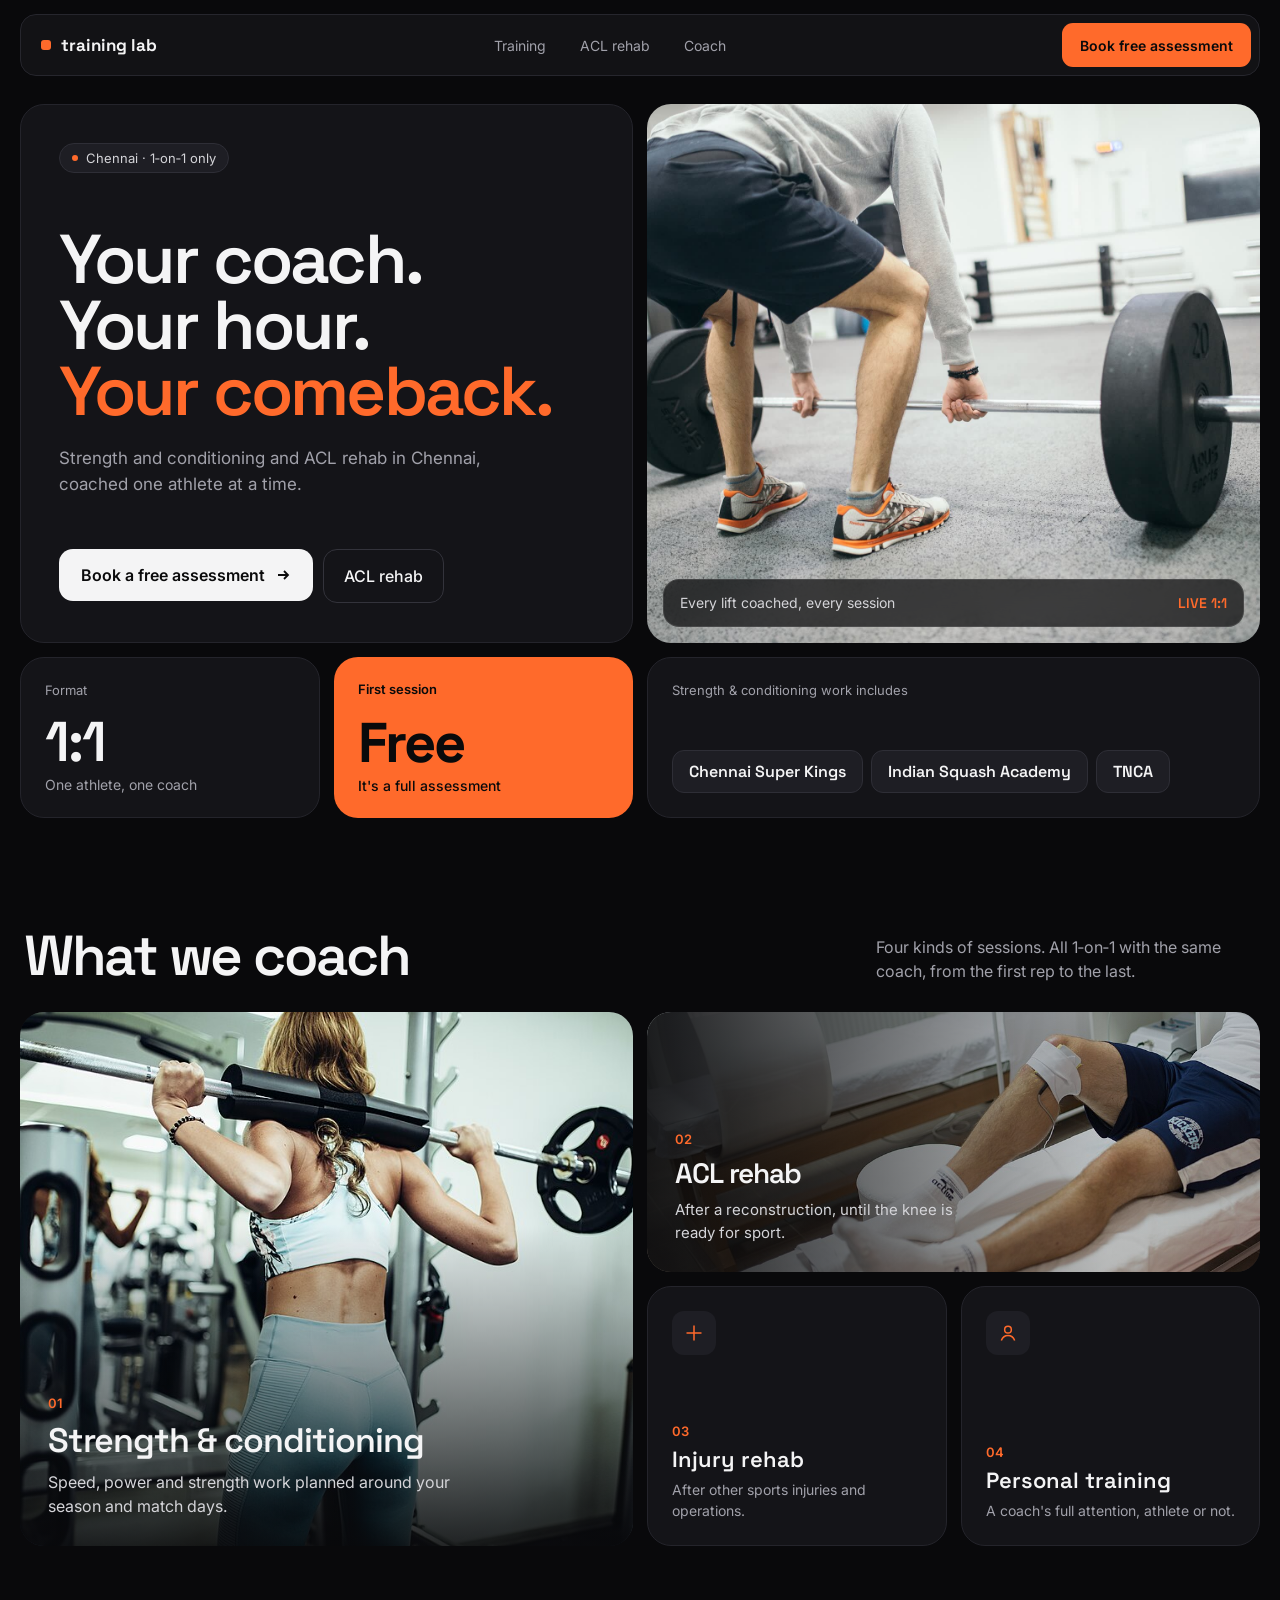
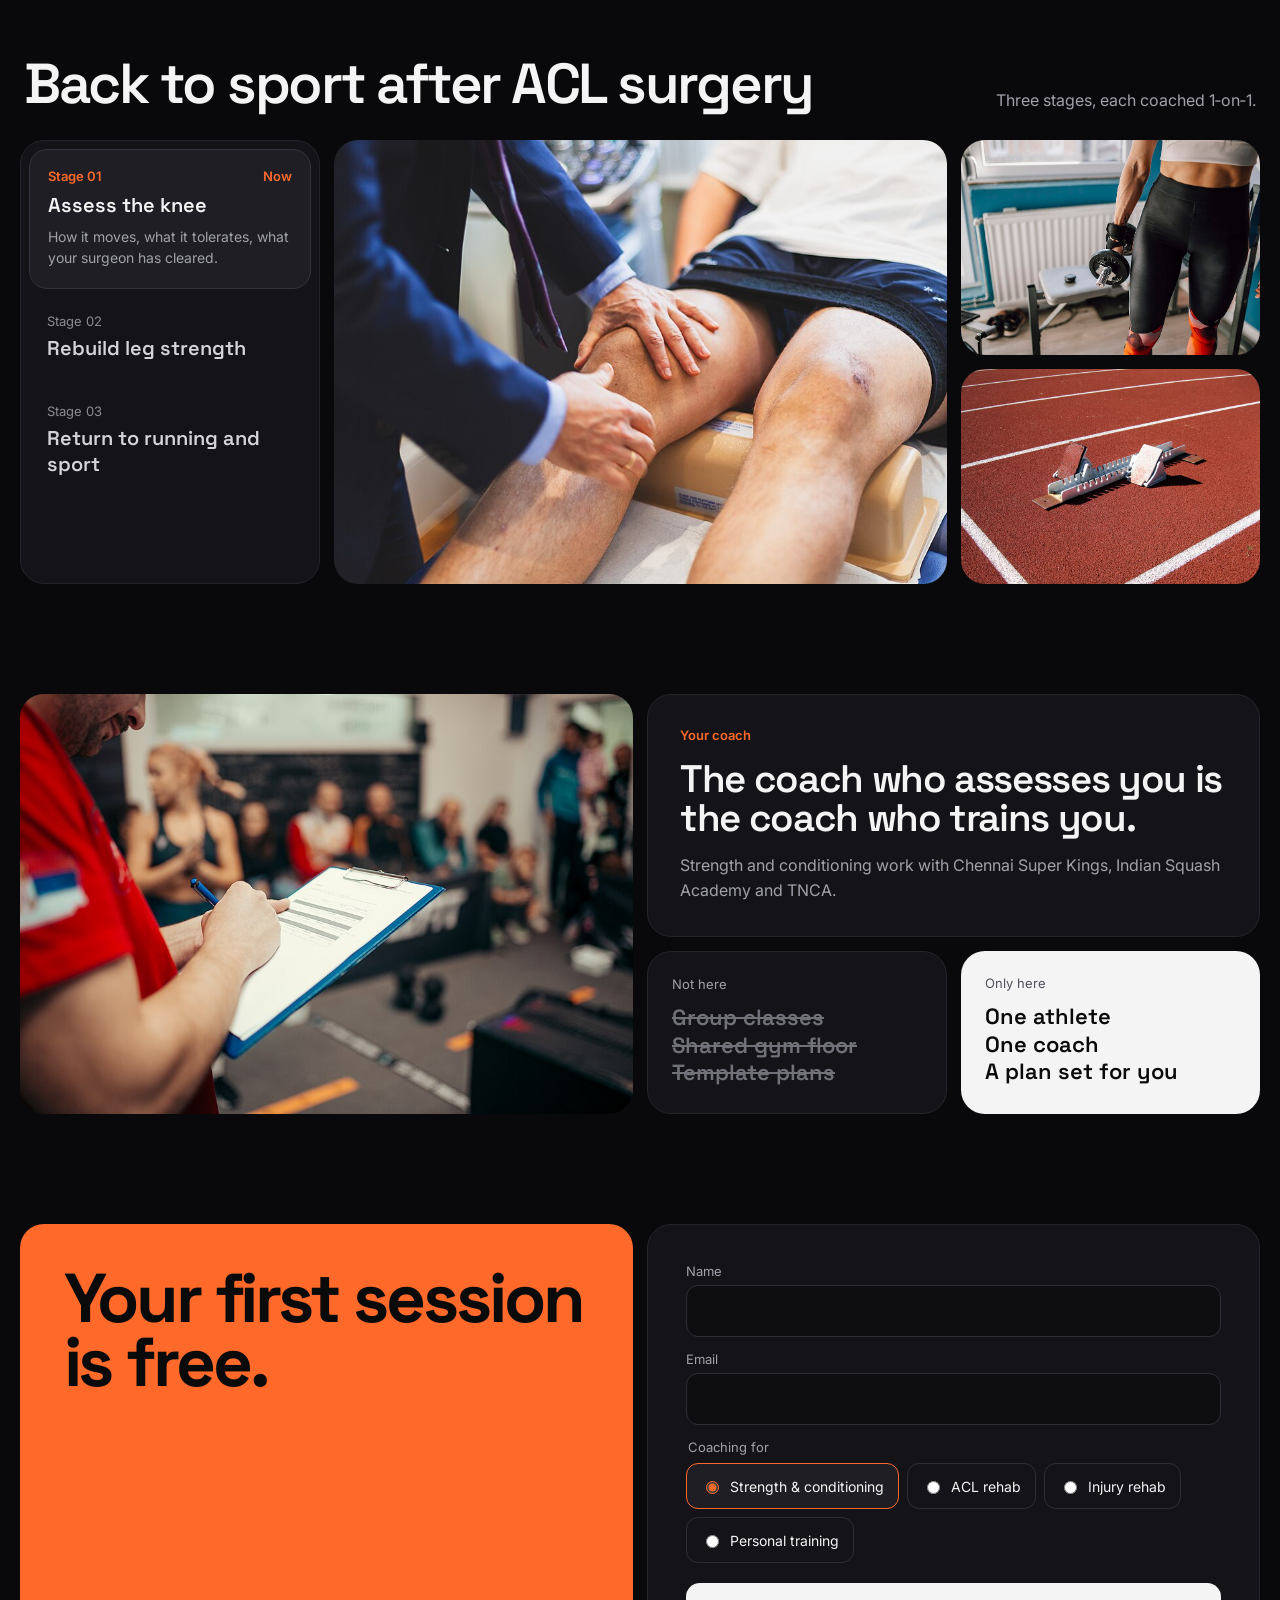
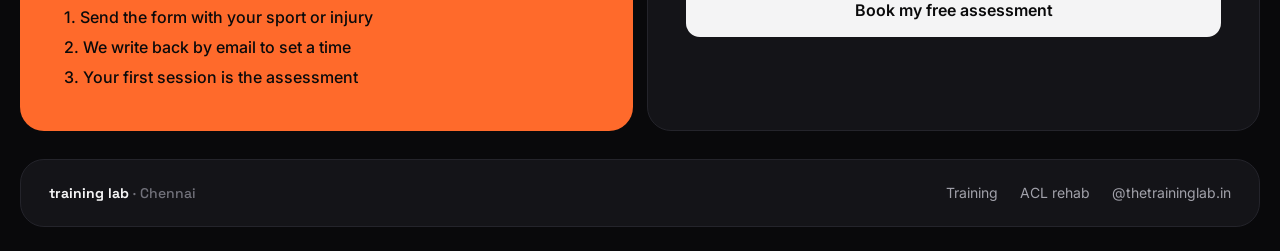
<file: mockups/03-dark-bento/index.html>
<!doctype html>
<html lang="en">
<head>
<meta charset="utf-8">
<meta name="viewport" content="width=device-width, initial-scale=1, viewport-fit=cover">
<title>The Training Lab: Dark Bento</title>
<meta name="robots" content="noindex">
<link rel="preconnect" href="https://fonts.googleapis.com">
<link href="https://fonts.googleapis.com/css2?family=Space+Grotesk:wght@500;600;700&amp;family=Inter:wght@400;500;600&amp;display=swap" rel="stylesheet">
<style>
body{margin:0;background:#09090B}
a{color:#F4F4F5;text-decoration:none}a:hover{color:#FFFFFF}
.bn-grid{display:grid;grid-template-columns:repeat(4,minmax(0,1fr));gap:14px}
.bn-c2{grid-column:span 2}.bn-c3{grid-column:span 3}.bn-c4{grid-column:span 4}.bn-r2{grid-row:span 2}
@media (max-width:980px){.bn-grid{grid-template-columns:repeat(2,minmax(0,1fr))}.bn-c3,.bn-c4{grid-column:span 2}}
@media (max-width:620px){.bn-grid{grid-template-columns:minmax(0,1fr)}.bn-c2,.bn-c3,.bn-c4{grid-column:auto}.bn-r2{grid-row:auto}.bn-hide-sm{display:none !important}}
</style>
</head>
<body>
<div style="font-family: Inter, system-ui, sans-serif; color: #F4F4F5; background: #09090B; min-height: 100vh; padding-bottom: 24px;">

  <!-- NAV -->
  <header style="position: sticky; top: 14px; z-index: 10; max-width: 1280px; margin: 14px auto 0; padding: 0 20px;">
    <div style="display: flex; align-items: center; justify-content: space-between; gap: 16px; height: 60px; padding: 0 8px 0 20px; border-radius: 16px; background: rgba(20,20,24,0.85); border: 1px solid #26262D; backdrop-filter: blur(14px);">
      <a href="#top" style="display: flex; align-items: center; gap: 10px; font-family: 'Space Grotesk', sans-serif; font-weight: 700; font-size: 17px;">
        <span style="width: 10px; height: 10px; border-radius: 3px; background: #FF6A2B;" aria-hidden="true"></span>training lab
      </a>
      <nav class="bn-hide-sm" aria-label="Main" style="display: flex; gap: 6px; font-size: 14px; color: #A1A1AA;">
        <a href="#services" style="padding: 8px 14px; border-radius: 10px; color: #A1A1AA;">Training</a>
        <a href="#acl" style="padding: 8px 14px; border-radius: 10px; color: #A1A1AA;">ACL rehab</a>
        <a href="#coach" style="padding: 8px 14px; border-radius: 10px; color: #A1A1AA;">Coach</a>
      </nav>
      <a href="#book" style="display: inline-flex; align-items: center; height: 44px; padding: 0 18px; border-radius: 11px; background: #FF6A2B; color: #0A0A0B; font-weight: 600; font-size: 14px;">Book free assessment</a>
    </div>
  </header>

  <main style="max-width: 1280px; margin: 0 auto; padding: 28px 20px 0; display: flex; flex-direction: column; gap: 14px;">

    <!-- HERO BENTO -->
    <section id="top" class="bn-grid" style="grid-auto-rows: minmax(150px, auto);">
      <div class="bn-c2 bn-r2" style="background: #141418; border: 1px solid #24242B; border-radius: 24px; padding: clamp(24px, 3vw, 44px); display: flex; flex-direction: column; justify-content: space-between; gap: 32px; min-height: 460px;">
        <p style="margin: 0; display: inline-flex; align-self: flex-start; align-items: center; gap: 8px; padding: 6px 12px; border-radius: 999px; background: #1E1E24; border: 1px solid #2E2E36; font-size: 13px; color: #D4D4D8;">
          <span style="width: 6px; height: 6px; border-radius: 50%; background: #FF6A2B;" aria-hidden="true"></span>Chennai · 1‑on‑1 only
        </p>
        <div style="display: flex; flex-direction: column; gap: 20px;">
          <h1 style="margin: 0; font-family: 'Space Grotesk', sans-serif; font-weight: 600; font-size: clamp(44px, 5.4vw, 80px); line-height: 0.96; letter-spacing: -0.04em;">Your coach.<br>Your hour.<br><span style="color: #FF6A2B;">Your comeback.</span></h1>
          <p style="margin: 0; max-width: 460px; font-size: 17px; line-height: 1.55; color: #A1A1AA;">Strength and conditioning and ACL rehab in Chennai, coached one athlete at a time.</p>
        </div>
        <div style="display: flex; flex-wrap: wrap; gap: 10px;">
          <a href="#book" style="display: inline-flex; align-items: center; gap: 10px; height: 52px; padding: 0 22px; border-radius: 14px; background: #F4F4F5; color: #0A0A0B; font-weight: 600;">Book a free assessment
            <svg width="16" height="16" viewBox="0 0 16 16" fill="none" stroke="currentColor" stroke-width="1.8" aria-hidden="true"><path d="M3 8h10M9 4l4 4-4 4"/></svg></a>
          <a href="#acl" style="display: inline-flex; align-items: center; height: 52px; padding: 0 20px; border-radius: 14px; border: 1px solid #33333B; font-weight: 500;">ACL rehab</a>
        </div>
      </div>
      <div class="bn-c2 bn-r2" style="position: relative; border-radius: 24px; overflow: hidden; min-height: 460px; background: #1A1A1F;">
        <img src="assets/b6e302ecf18b91bc2c6ff829d35905b1.jpg" alt="An athlete setting up a barbell deadlift" style="position: absolute; inset: 0; width: 100%; height: 100%; object-fit: cover; object-position: 50% 60%; display: block;">
        <div style="position: absolute; left: 16px; right: 16px; bottom: 16px; display: flex; justify-content: space-between; align-items: center; gap: 12px; padding: 14px 16px; border-radius: 16px; background: rgba(10,10,12,0.72); backdrop-filter: blur(12px); border: 1px solid rgba(255,255,255,0.1);">
          <span style="font-size: 14px; color: #D4D4D8;">Every lift coached, every session</span>
          <span style="font-family: 'Space Grotesk', sans-serif; font-weight: 600; font-size: 14px; color: #FF6A2B;">LIVE 1:1</span>
        </div>
      </div>
      <div style="background: #141418; border: 1px solid #24242B; border-radius: 24px; padding: 24px; display: flex; flex-direction: column; justify-content: space-between; gap: 16px;">
        <span style="font-size: 13px; color: #A1A1AA;">Format</span>
        <div><p style="margin: 0; font-family: 'Space Grotesk', sans-serif; font-size: 56px; font-weight: 600; letter-spacing: -0.04em; line-height: 1;">1:1</p><p style="margin: 6px 0 0; font-size: 14px; color: #A1A1AA;">One athlete, one coach</p></div>
      </div>
      <div style="background: #FF6A2B; color: #0A0A0B; border-radius: 24px; padding: 24px; display: flex; flex-direction: column; justify-content: space-between; gap: 16px;">
        <span style="font-size: 13px; font-weight: 600;">First session</span>
        <div><p style="margin: 0; font-family: 'Space Grotesk', sans-serif; font-size: 56px; font-weight: 700; letter-spacing: -0.04em; line-height: 1;">Free</p><p style="margin: 6px 0 0; font-size: 14px; font-weight: 500;">It's a full assessment</p></div>
      </div>
      <div class="bn-c2" style="background: #141418; border: 1px solid #24242B; border-radius: 24px; padding: 24px; display: flex; flex-direction: column; justify-content: space-between; gap: 16px;">
        <span style="font-size: 13px; color: #A1A1AA;">Strength &amp; conditioning work includes</span>
        <div style="display: flex; flex-wrap: wrap; gap: 8px;">
          <span style="padding: 10px 16px; border-radius: 12px; background: #1E1E24; border: 1px solid #2E2E36; font-family: 'Space Grotesk', sans-serif; font-weight: 600;">Chennai Super Kings</span>
          <span style="padding: 10px 16px; border-radius: 12px; background: #1E1E24; border: 1px solid #2E2E36; font-family: 'Space Grotesk', sans-serif; font-weight: 600;">Indian Squash Academy</span>
          <span style="padding: 10px 16px; border-radius: 12px; background: #1E1E24; border: 1px solid #2E2E36; font-family: 'Space Grotesk', sans-serif; font-weight: 600;">TNCA</span>
        </div>
      </div>
    </section>

    <!-- SERVICES BENTO -->
    <section id="services" style="padding-top: 96px; display: flex; flex-direction: column; gap: 28px;">
      <div style="display: flex; flex-wrap: wrap; justify-content: space-between; align-items: flex-end; gap: 16px; padding: 0 4px;">
        <h2 style="margin: 0; font-family: 'Space Grotesk', sans-serif; font-weight: 600; font-size: clamp(36px, 4.4vw, 60px); letter-spacing: -0.04em; line-height: 1;">What we coach</h2>
        <p style="margin: 0; max-width: 380px; color: #A1A1AA; font-size: 16px; line-height: 1.55;">Four kinds of sessions. All 1‑on‑1 with the same coach, from the first rep to the last.</p>
      </div>
      <div class="bn-grid" style="grid-auto-rows: 260px;">
        <article class="bn-c2 bn-r2" style="position: relative; border-radius: 24px; overflow: hidden; background: #1A1A1F;">
          <img src="assets/3259e0216ba461b4ef52b623090afc96.jpg" alt="An athlete holding a barbell across her back before a squat" style="position: absolute; inset: 0; width: 100%; height: 100%; object-fit: cover; object-position: 50% 30%; display: block;">
          <div style="position: absolute; inset: 0; background: linear-gradient(180deg, rgba(9,9,11,0) 40%, rgba(9,9,11,0.88) 100%);" aria-hidden="true"></div>
          <div style="position: absolute; left: 28px; right: 28px; bottom: 28px; display: flex; flex-direction: column; gap: 8px;">
            <span style="font-size: 13px; color: #FF6A2B; font-weight: 600;">01</span>
            <h3 style="margin: 0; font-family: 'Space Grotesk', sans-serif; font-size: 34px; font-weight: 600; letter-spacing: -0.03em;">Strength &amp; conditioning</h3>
            <p style="margin: 0; max-width: 420px; color: #D4D4D8; font-size: 16px; line-height: 1.5;">Speed, power and strength work planned around your season and match days.</p>
          </div>
        </article>
        <article class="bn-c2" style="position: relative; border-radius: 24px; overflow: hidden; background: #1A1A1F;">
          <img src="assets/5642c0de75da11cabb4180307ddce962.jpg" alt="An athlete's knee being treated on a table" style="position: absolute; inset: 0; width: 100%; height: 100%; object-fit: cover; object-position: 62% 50%; display: block;">
          <div style="position: absolute; inset: 0; background: linear-gradient(90deg, rgba(9,9,11,0.9) 0%, rgba(9,9,11,0.2) 75%);" aria-hidden="true"></div>
          <div style="position: absolute; left: 28px; top: 28px; bottom: 28px; max-width: 280px; display: flex; flex-direction: column; justify-content: flex-end; gap: 8px;">
            <span style="font-size: 13px; color: #FF6A2B; font-weight: 600;">02</span>
            <h3 style="margin: 0; font-family: 'Space Grotesk', sans-serif; font-size: 28px; font-weight: 600; letter-spacing: -0.03em;">ACL rehab</h3>
            <p style="margin: 0; color: #D4D4D8; font-size: 15px; line-height: 1.5;">After a reconstruction, until the knee is ready for sport.</p>
          </div>
        </article>
        <article style="background: #141418; border: 1px solid #24242B; border-radius: 24px; padding: 24px; display: flex; flex-direction: column; justify-content: space-between;">
          <span style="width: 44px; height: 44px; border-radius: 12px; background: #1E1E24; display: grid; place-items: center;" aria-hidden="true"><svg width="20" height="20" viewBox="0 0 24 24" fill="none" stroke="#FF6A2B" stroke-width="1.8"><path d="M12 3v18M3 12h18"/></svg></span>
          <div style="display: flex; flex-direction: column; gap: 6px;">
            <span style="font-size: 13px; color: #FF6A2B; font-weight: 600;">03</span>
            <h3 style="margin: 0; font-family: 'Space Grotesk', sans-serif; font-size: 22px; font-weight: 600;">Injury rehab</h3>
            <p style="margin: 0; color: #A1A1AA; font-size: 14px; line-height: 1.5;">After other sports injuries and operations.</p>
          </div>
        </article>
        <article style="background: #141418; border: 1px solid #24242B; border-radius: 24px; padding: 24px; display: flex; flex-direction: column; justify-content: space-between;">
          <span style="width: 44px; height: 44px; border-radius: 12px; background: #1E1E24; display: grid; place-items: center;" aria-hidden="true"><svg width="20" height="20" viewBox="0 0 24 24" fill="none" stroke="#FF6A2B" stroke-width="1.8"><circle cx="12" cy="8" r="4"/><path d="M4 21c1.5-4 4.5-6 8-6s6.5 2 8 6"/></svg></span>
          <div style="display: flex; flex-direction: column; gap: 6px;">
            <span style="font-size: 13px; color: #FF6A2B; font-weight: 600;">04</span>
            <h3 style="margin: 0; font-family: 'Space Grotesk', sans-serif; font-size: 22px; font-weight: 600;">Personal training</h3>
            <p style="margin: 0; color: #A1A1AA; font-size: 14px; line-height: 1.5;">A coach's full attention, athlete or not.</p>
          </div>
        </article>
      </div>
    </section>

    <!-- ACL BENTO -->
    <section id="acl" style="padding-top: 96px; display: flex; flex-direction: column; gap: 28px;">
      <div style="display: flex; flex-wrap: wrap; justify-content: space-between; align-items: flex-end; gap: 16px; padding: 0 4px;">
        <h2 style="margin: 0; font-family: 'Space Grotesk', sans-serif; font-weight: 600; font-size: clamp(36px, 4.4vw, 60px); letter-spacing: -0.04em; line-height: 1;">Back to sport after ACL surgery</h2>
        <p style="margin: 0; max-width: 380px; color: #A1A1AA; font-size: 16px; line-height: 1.55;">Three stages, each coached 1‑on‑1.</p>
      </div>
      <div class="bn-grid">
        <div style="background: #141418; border: 1px solid #24242B; border-radius: 24px; padding: 8px; display: flex; flex-direction: column; gap: 6px;">
          <div style="padding: 18px 18px 20px; border-radius: 18px; background: #1E1E24; border: 1px solid #33333B; display: flex; flex-direction: column; gap: 8px;">
            <span style="display: flex; justify-content: space-between; font-size: 13px; color: #FF6A2B; font-weight: 600;"><span>Stage 01</span><span>Now</span></span>
            <strong style="font-family: 'Space Grotesk', sans-serif; font-size: 20px; font-weight: 600;">Assess the knee</strong>
            <span style="font-size: 14px; color: #A1A1AA; line-height: 1.5;">How it moves, what it tolerates, what your surgeon has cleared.</span>
          </div>
          <div style="padding: 18px; display: flex; flex-direction: column; gap: 6px;">
            <span style="font-size: 13px; color: #8B8B94;">Stage 02</span>
            <strong style="font-family: 'Space Grotesk', sans-serif; font-size: 20px; font-weight: 600; color: #D4D4D8;">Rebuild leg strength</strong>
          </div>
          <div style="padding: 18px; display: flex; flex-direction: column; gap: 6px;">
            <span style="font-size: 13px; color: #8B8B94;">Stage 03</span>
            <strong style="font-family: 'Space Grotesk', sans-serif; font-size: 20px; font-weight: 600; color: #D4D4D8;">Return to running and sport</strong>
          </div>
        </div>
        <div class="bn-c2" style="border-radius: 24px; overflow: hidden; min-height: 380px; background: #1A1A1F;">
          <img src="assets/ecaed66ed38258743c7ee7ef714f3599.jpg" alt="A coach's hands checking an athlete's knee" style="width: 100%; height: 100%; object-fit: cover; display: block;">
        </div>
        <div style="display: grid; grid-template-rows: 1fr 1fr; gap: 14px;">
          <div style="border-radius: 24px; overflow: hidden; background: #1A1A1F; min-height: 180px;"><img src="assets/38f29d596c6190e1d4078e47b484a42b.jpg" alt="An athlete with a dumbbell beside a bench" style="width: 100%; height: 100%; object-fit: cover; object-position: 50% 35%; display: block;"></div>
          <div style="border-radius: 24px; overflow: hidden; background: #1A1A1F; min-height: 180px;"><img src="assets/e5271d5827b00baa15a091b33fa32828.jpg" alt="Starting blocks on a running track" style="width: 100%; height: 100%; object-fit: cover; display: block;"></div>
        </div>
      </div>
    </section>

    <!-- COACH + APPROACH BENTO -->
    <section id="coach" class="bn-grid" style="padding-top: 96px;">
      <div class="bn-c2 bn-r2" style="border-radius: 24px; overflow: hidden; min-height: 420px; background: #1A1A1F;">
        <img src="assets/b6af776c63eba07dd60cacabb2ee8a84.jpg" alt="A coach writing an athlete's sets on a clipboard" style="width: 100%; height: 100%; object-fit: cover; object-position: 62% 50%; display: block;">
      </div>
      <div class="bn-c2" style="background: #141418; border: 1px solid #24242B; border-radius: 24px; padding: 32px; display: flex; flex-direction: column; gap: 16px;">
        <span style="font-size: 13px; color: #FF6A2B; font-weight: 600;">Your coach</span>
        <h2 style="margin: 0; font-family: 'Space Grotesk', sans-serif; font-weight: 600; font-size: clamp(30px, 3vw, 42px); letter-spacing: -0.035em; line-height: 1.02;">The coach who assesses you is the coach who trains you.</h2>
        <p style="margin: 0; color: #A1A1AA; font-size: 16px; line-height: 1.55;">Strength and conditioning work with Chennai Super Kings, Indian Squash Academy and TNCA.</p>
      </div>
      <div style="background: #141418; border: 1px solid #24242B; border-radius: 24px; padding: 24px; display: flex; flex-direction: column; gap: 12px;">
        <span style="font-size: 13px; color: #A1A1AA;">Not here</span>
        <p style="margin: 0; font-family: 'Space Grotesk', sans-serif; font-size: 22px; font-weight: 600; line-height: 1.25; color: #71717A; text-decoration: line-through;">Group classes<br>Shared gym floor<br>Template plans</p>
      </div>
      <div style="background: #F4F4F5; color: #0A0A0B; border-radius: 24px; padding: 24px; display: flex; flex-direction: column; gap: 12px;">
        <span style="font-size: 13px; color: #52525B;">Only here</span>
        <p style="margin: 0; font-family: 'Space Grotesk', sans-serif; font-size: 22px; font-weight: 600; line-height: 1.25;">One athlete<br>One coach<br>A plan set for you</p>
      </div>
    </section>

    <!-- BOOK -->
    <section id="book" class="bn-grid" style="padding-top: 96px;">
      <div class="bn-c2" style="background: #FF6A2B; color: #0A0A0B; border-radius: 24px; padding: clamp(28px, 3.4vw, 48px); display: flex; flex-direction: column; justify-content: space-between; gap: 40px; min-height: 420px;">
        <h2 style="margin: 0; font-family: 'Space Grotesk', sans-serif; font-weight: 700; font-size: clamp(44px, 5.4vw, 80px); letter-spacing: -0.045em; line-height: 0.92;">Your first session is free.</h2>
        <div style="display: flex; flex-direction: column; gap: 10px; font-size: 16px; font-weight: 500;">
          <span>1. Send the form with your sport or injury</span>
          <span>2. We write back by email to set a time</span>
          <span>3. Your first session is the assessment</span>
        </div>
      </div>
      <form class="bn-c2" style="background: #141418; border: 1px solid #24242B; border-radius: 24px; padding: clamp(24px, 3vw, 40px); display: flex; flex-direction: column; gap: 14px;">
        <label style="display: flex; flex-direction: column; gap: 6px; font-size: 13px; color: #A1A1AA;">Name<input type="text" name="name" style="height: 50px; border-radius: 12px; border: 1px solid #2E2E36; background: #0E0E11; color: #F4F4F5; padding: 0 14px; font: inherit; font-size: 15px;"></label>
        <label style="display: flex; flex-direction: column; gap: 6px; font-size: 13px; color: #A1A1AA;">Email<input type="email" name="email" style="height: 50px; border-radius: 12px; border: 1px solid #2E2E36; background: #0E0E11; color: #F4F4F5; padding: 0 14px; font: inherit; font-size: 15px;"></label>
        <fieldset style="margin: 0; padding: 0; border: 0; display: flex; flex-direction: column; gap: 8px;">
          <legend style="font-size: 13px; color: #A1A1AA; margin-bottom: 8px;">Coaching for</legend>
          <div style="display: flex; flex-wrap: wrap; gap: 8px;">
            <label style="display: inline-flex; align-items: center; gap: 8px; height: 44px; padding: 0 14px; border-radius: 12px; border: 1px solid #FF6A2B; background: #1E1E24; font-size: 14px;"><input type="radio" name="need" checked style="accent-color: #FF6A2B;">Strength &amp; conditioning</label>
            <label style="display: inline-flex; align-items: center; gap: 8px; height: 44px; padding: 0 14px; border-radius: 12px; border: 1px solid #2E2E36; font-size: 14px;"><input type="radio" name="need" style="accent-color: #FF6A2B;">ACL rehab</label>
            <label style="display: inline-flex; align-items: center; gap: 8px; height: 44px; padding: 0 14px; border-radius: 12px; border: 1px solid #2E2E36; font-size: 14px;"><input type="radio" name="need" style="accent-color: #FF6A2B;">Injury rehab</label>
            <label style="display: inline-flex; align-items: center; gap: 8px; height: 44px; padding: 0 14px; border-radius: 12px; border: 1px solid #2E2E36; font-size: 14px;"><input type="radio" name="need" style="accent-color: #FF6A2B;">Personal training</label>
          </div>
        </fieldset>
        <button type="button" style="margin-top: 6px; height: 54px; border: 0; border-radius: 14px; background: #F4F4F5; color: #0A0A0B; font: inherit; font-weight: 600; font-size: 16px; cursor: pointer;">Book my free assessment</button>
      </form>
    </section>

    <!-- FOOTER -->
    <footer style="margin-top: 14px; background: #141418; border: 1px solid #24242B; border-radius: 24px; padding: 24px 28px; display: flex; flex-wrap: wrap; justify-content: space-between; align-items: center; gap: 16px; font-size: 14px; color: #A1A1AA;">
      <span style="font-family: 'Space Grotesk', sans-serif; font-weight: 700; color: #F4F4F5;">training lab <span style="color: #71717A; font-weight: 500;">· Chennai</span></span>
      <div style="display: flex; gap: 22px;"><a href="#services" style="color: #A1A1AA;">Training</a><a href="#acl" style="color: #A1A1AA;">ACL rehab</a><a href="https://www.instagram.com/thetraininglab.in/" style="color: #A1A1AA;">@thetraininglab.in</a></div>
    </footer>
  </main>
</div>
</body>
</html>
</file>
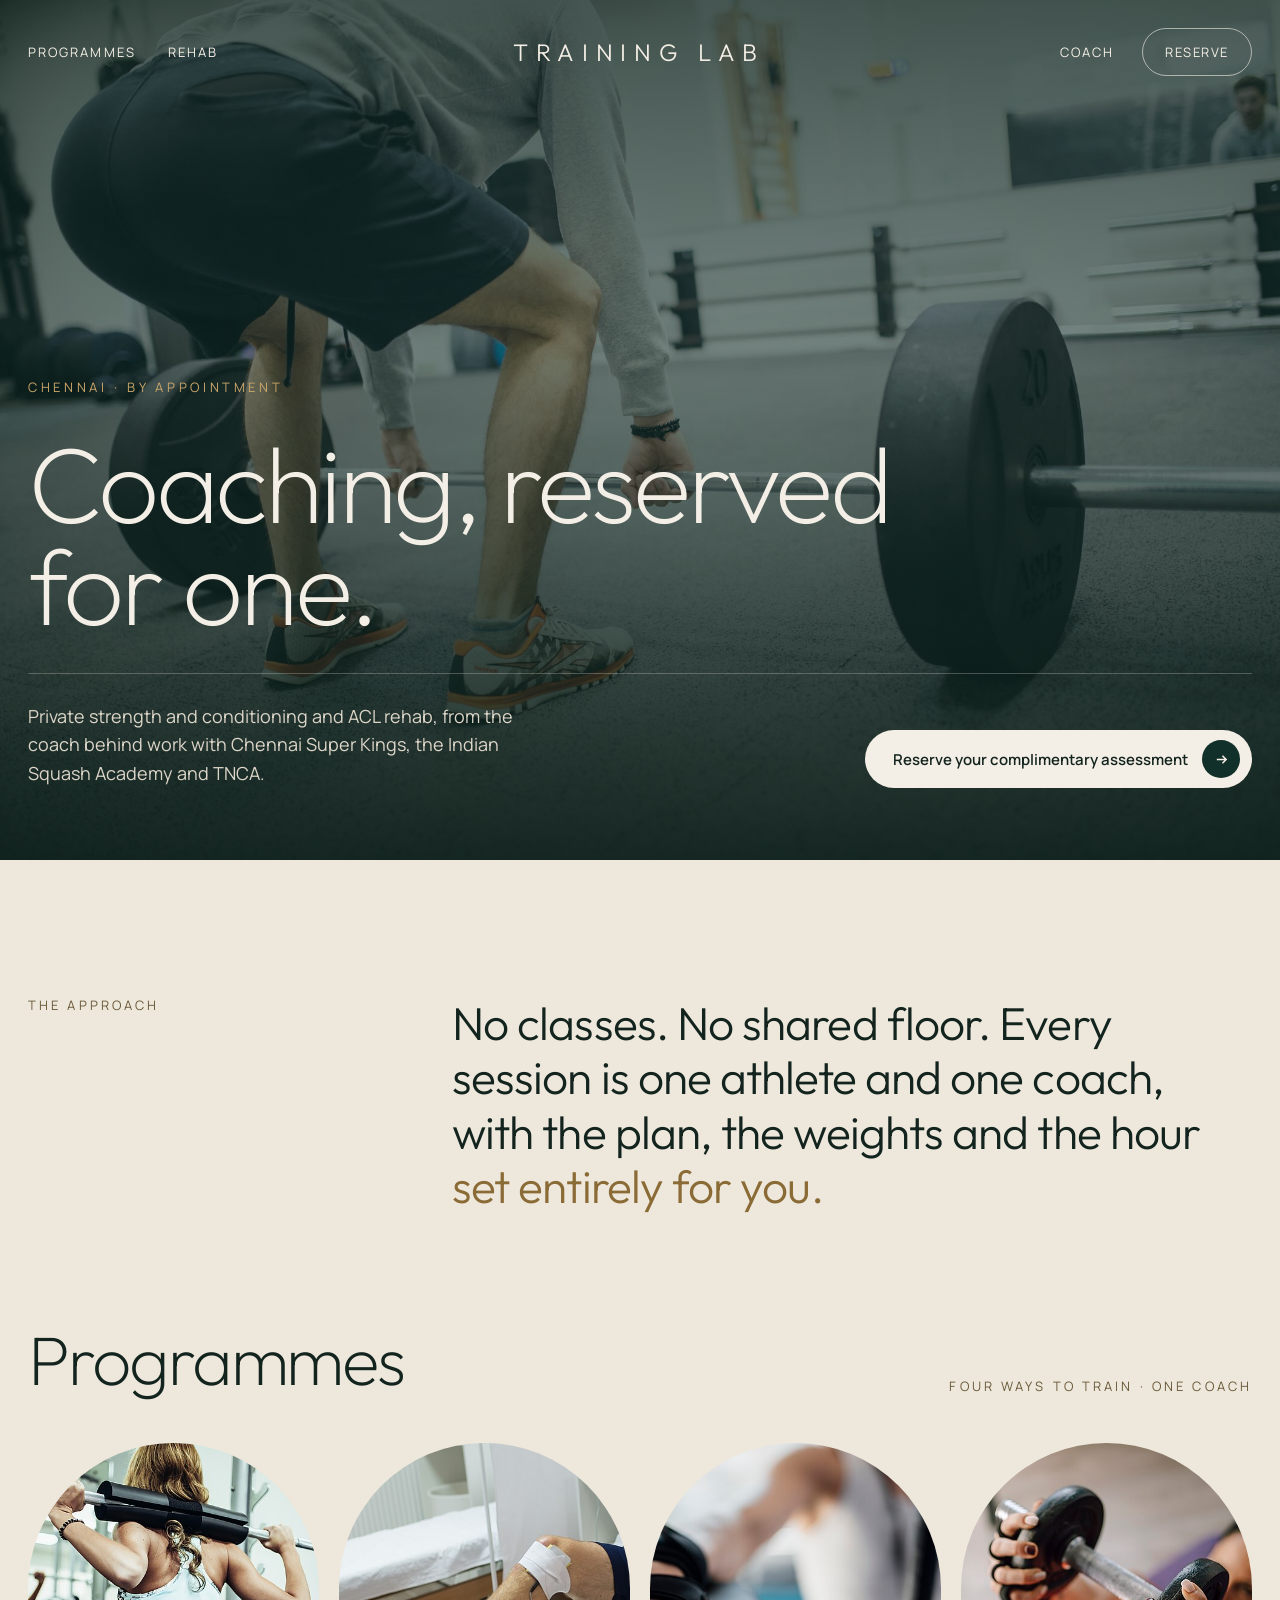
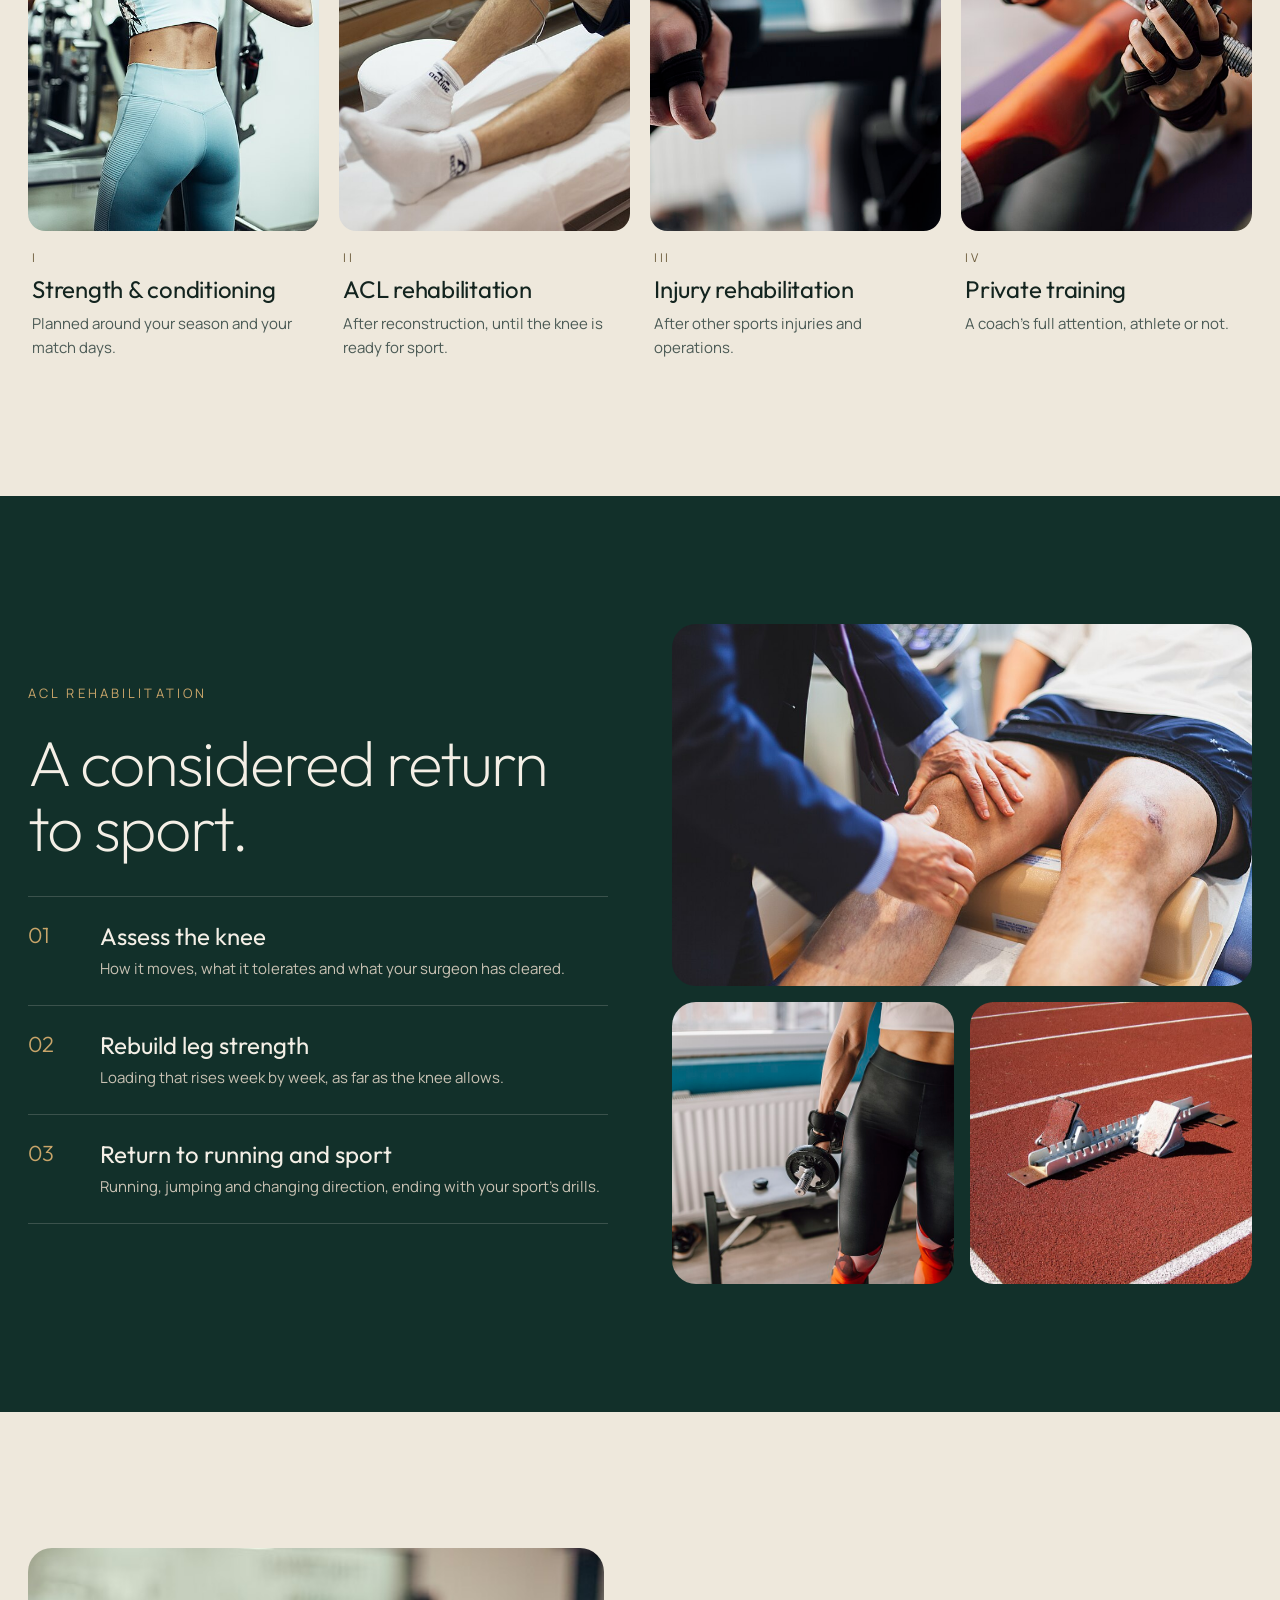
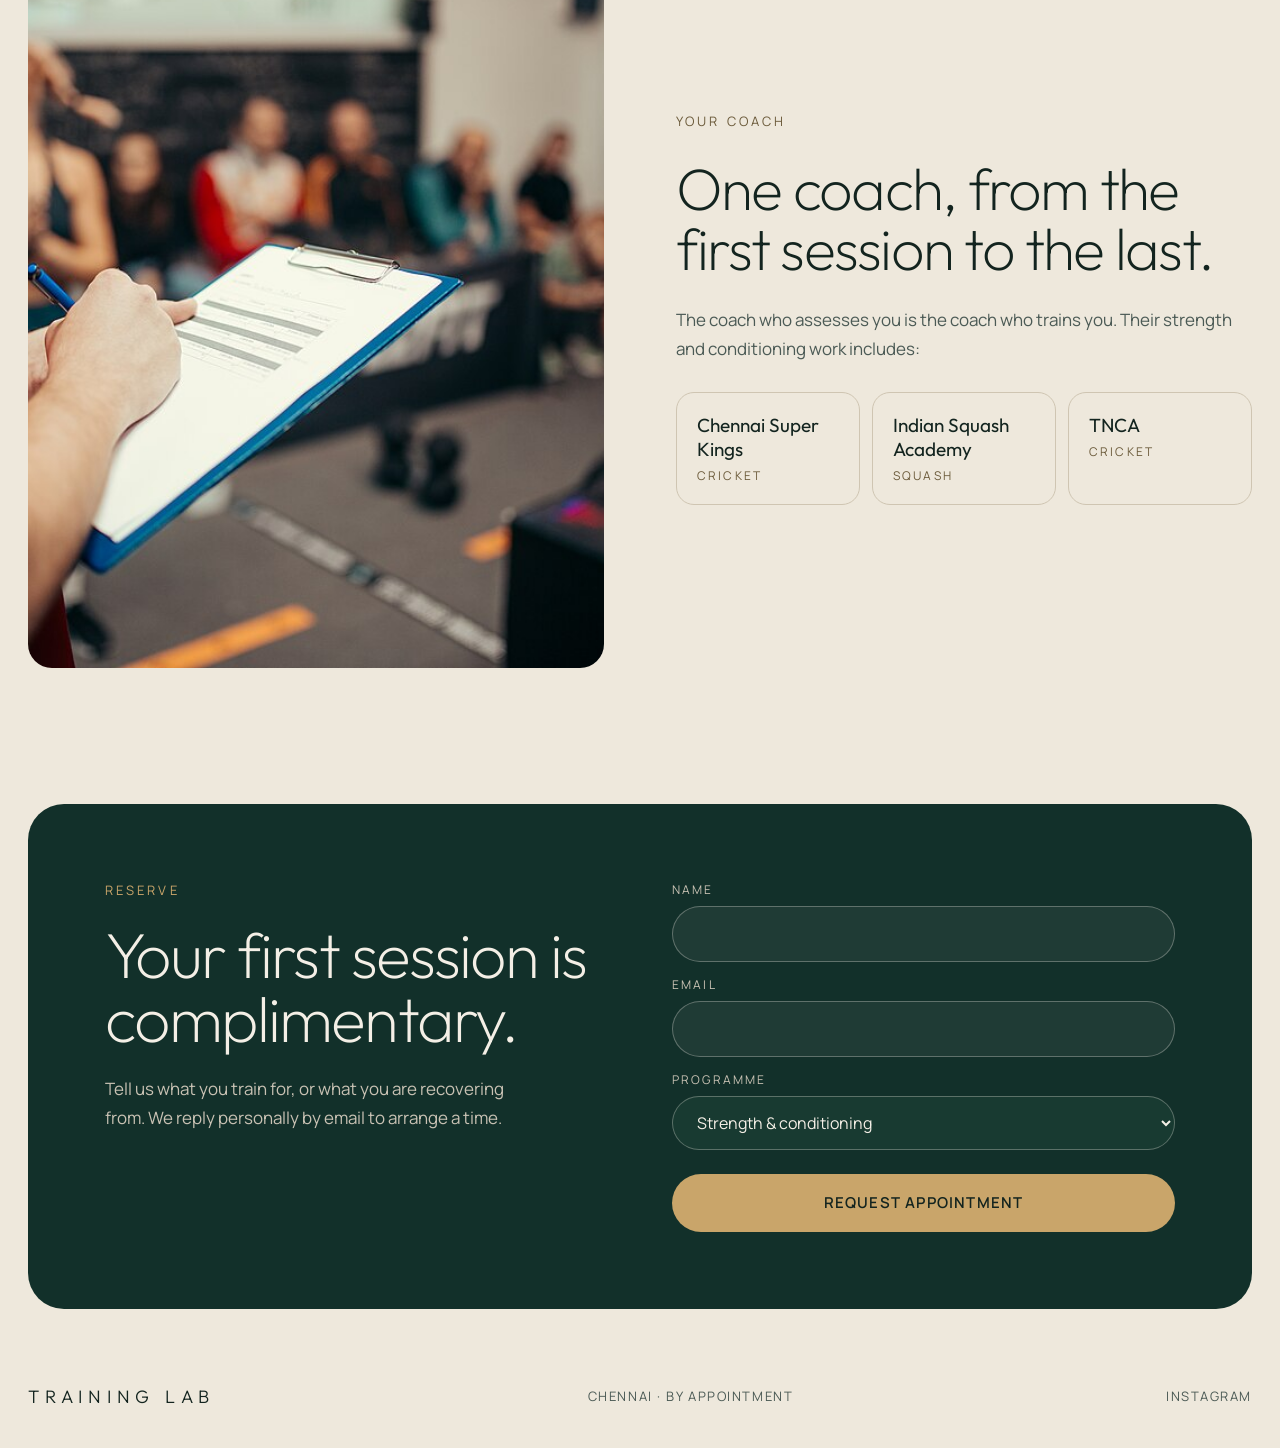
<file: mockups/05-private-club/index.html>
<!doctype html>
<html lang="en">
<head>
<meta charset="utf-8">
<meta name="viewport" content="width=device-width, initial-scale=1, viewport-fit=cover">
<title>The Training Lab: Private Club</title>
<meta name="robots" content="noindex">
<link rel="preconnect" href="https://fonts.googleapis.com">
<link href="https://fonts.googleapis.com/css2?family=Outfit:wght@200;300;400;500&amp;family=Manrope:wght@400;500;600&amp;display=swap" rel="stylesheet">
<style>
body{margin:0;background:#EEE8DC}
a{color:inherit;text-decoration:none}a:hover{opacity:.85}
@media (max-width:760px){.cl-hide-sm{display:none !important}}
</style>
</head>
<body>
<div style="font-family: Manrope, system-ui, sans-serif; color: #13241F; background: #EEE8DC; min-height: 100vh;">

  <!-- HERO (full-bleed) -->
  <section id="top" style="position: relative; min-height: 860px; color: #F4EFE6; display: flex; flex-direction: column; background: #12302A;">
    <img src="assets/b6e302ecf18b91bc2c6ff829d35905b1.jpg" alt="An athlete setting up a barbell deadlift" style="position: absolute; inset: 0; width: 100%; height: 100%; object-fit: cover; object-position: 50% 60%; display: block; opacity: 0.55;">
    <div style="position: absolute; inset: 0; background: linear-gradient(180deg, rgba(12,30,25,0.55) 0%, rgba(12,30,25,0.2) 40%, rgba(12,30,25,0.9) 100%);" aria-hidden="true"></div>
    <header style="position: relative; max-width: 1280px; width: 100%; margin: 0 auto; padding: 28px 28px 0; box-sizing: border-box; display: flex; justify-content: space-between; align-items: center; gap: 20px;">
      <nav class="cl-hide-sm" aria-label="Main" style="display: flex; gap: 32px; font-size: 13px; letter-spacing: 0.16em; text-transform: uppercase;">
        <a href="#services">Programmes</a><a href="#acl">Rehab</a>
      </nav>
      <a href="#top" style="font-family: Outfit, sans-serif; font-weight: 300; font-size: 24px; letter-spacing: 0.32em; text-transform: uppercase;">Training&#160;Lab</a>
      <div style="display: flex; align-items: center; gap: 28px;">
        <a class="cl-hide-sm" href="#coach" style="font-size: 13px; letter-spacing: 0.16em; text-transform: uppercase;">Coach</a>
        <a href="#book" style="display: inline-flex; align-items: center; height: 46px; padding: 0 22px; border-radius: 999px; border: 1px solid rgba(244,239,230,0.6); font-size: 13px; letter-spacing: 0.12em; text-transform: uppercase;">Reserve</a>
      </div>
    </header>
    <div style="position: relative; flex: 1; max-width: 1280px; width: 100%; margin: 0 auto; padding: 0 28px 72px; box-sizing: border-box; display: flex; flex-direction: column; justify-content: flex-end; gap: 36px;">
      <p style="margin: 0; font-size: 13px; letter-spacing: 0.28em; text-transform: uppercase; color: #C9A56A;">Chennai · By appointment</p>
      <h1 style="margin: 0; font-family: Outfit, sans-serif; font-weight: 200; font-size: clamp(54px, 8.4vw, 132px); line-height: 0.95; letter-spacing: -0.03em; max-width: 1100px;">Coaching, reserved for&#160;one.</h1>
      <div style="display: flex; flex-wrap: wrap; justify-content: space-between; align-items: flex-end; gap: 28px; border-top: 1px solid rgba(244,239,230,0.25); padding-top: 28px;">
        <p style="margin: 0; max-width: 520px; font-size: 18px; line-height: 1.6; color: #DCD5C8;">Private strength and conditioning and ACL rehab, from the coach behind work with Chennai Super Kings, the Indian Squash Academy and TNCA.</p>
        <a href="#book" style="display: inline-flex; align-items: center; gap: 14px; height: 58px; padding: 0 12px 0 28px; border-radius: 999px; background: #F4EFE6; color: #13241F; font-weight: 600; font-size: 15px;">Reserve your complimentary assessment
          <span style="display: inline-grid; place-items: center; width: 38px; height: 38px; border-radius: 50%; background: #12302A; color: #F4EFE6;" aria-hidden="true"><svg width="15" height="15" viewBox="0 0 16 16" fill="none" stroke="currentColor" stroke-width="1.6"><path d="M3 8h10M9 4l4 4-4 4"/></svg></span></a>
      </div>
    </div>
  </section>

  <!-- STATEMENT -->
  <section style="max-width: 1280px; margin: 0 auto; padding: 136px 28px 112px; display: grid; grid-template-columns: repeat(auto-fit, minmax(min(100%, 280px), 1fr)); gap: 48px;">
    <p style="margin: 0; font-size: 13px; letter-spacing: 0.24em; text-transform: uppercase; color: #6B5A3A;">The approach</p>
    <p style="margin: 0; grid-column: span 2; font-family: Outfit, sans-serif; font-weight: 300; font-size: clamp(30px, 3.6vw, 52px); line-height: 1.18; letter-spacing: -0.02em; min-width: 0;">No classes. No shared floor. Every session is one athlete and one coach, with the plan, the weights and the hour <span style="color: #8A6A35;">set entirely for you.</span></p>
  </section>

  <!-- PROGRAMMES -->
  <section id="services" style="max-width: 1280px; margin: 0 auto; padding: 0 28px 136px;">
    <div style="display: flex; flex-wrap: wrap; justify-content: space-between; align-items: flex-end; gap: 20px; margin-bottom: 48px;">
      <h2 style="margin: 0; font-family: Outfit, sans-serif; font-weight: 200; font-size: clamp(44px, 5.4vw, 80px); letter-spacing: -0.03em; line-height: 1;">Programmes</h2>
      <p style="margin: 0; font-size: 13px; letter-spacing: 0.24em; text-transform: uppercase; color: #6B5A3A;">Four ways to train · One coach</p>
    </div>
    <div style="display: grid; grid-template-columns: repeat(auto-fit, minmax(min(100%, 280px), 1fr)); gap: 20px;">
      <article style="display: flex; flex-direction: column; gap: 18px;">
        <img src="assets/3259e0216ba461b4ef52b623090afc96.jpg" alt="An athlete with a barbell across her back" style="width: 100%; aspect-ratio: 3 / 4; object-fit: cover; object-position: 50% 30%; border-radius: 200px 200px 24px 24px; display: block;">
        <div style="display: flex; flex-direction: column; gap: 8px; padding: 0 4px;">
          <span style="font-size: 12px; letter-spacing: 0.22em; color: #6B5A3A;">I</span>
          <h3 style="margin: 0; font-family: Outfit, sans-serif; font-weight: 400; font-size: 24px; letter-spacing: -0.01em;">Strength &amp; conditioning</h3>
          <p style="margin: 0; font-size: 15px; line-height: 1.6; color: #4B5A55;">Planned around your season and your match days.</p>
        </div>
      </article>
      <article style="display: flex; flex-direction: column; gap: 18px;">
        <img src="assets/5642c0de75da11cabb4180307ddce962.jpg" alt="An athlete's knee being treated on a table" style="width: 100%; aspect-ratio: 3 / 4; object-fit: cover; object-position: 62% 50%; border-radius: 200px 200px 24px 24px; display: block;">
        <div style="display: flex; flex-direction: column; gap: 8px; padding: 0 4px;">
          <span style="font-size: 12px; letter-spacing: 0.22em; color: #6B5A3A;">II</span>
          <h3 style="margin: 0; font-family: Outfit, sans-serif; font-weight: 400; font-size: 24px; letter-spacing: -0.01em;">ACL rehabilitation</h3>
          <p style="margin: 0; font-size: 15px; line-height: 1.6; color: #4B5A55;">After reconstruction, until the knee is ready for sport.</p>
        </div>
      </article>
      <article style="display: flex; flex-direction: column; gap: 18px;">
        <img src="assets/dd34aead75304ce5e98926be612bfd93.jpg" alt="A gloved hand on a gym machine handle" style="width: 100%; aspect-ratio: 3 / 4; object-fit: cover; border-radius: 200px 200px 24px 24px; display: block;">
        <div style="display: flex; flex-direction: column; gap: 8px; padding: 0 4px;">
          <span style="font-size: 12px; letter-spacing: 0.22em; color: #6B5A3A;">III</span>
          <h3 style="margin: 0; font-family: Outfit, sans-serif; font-weight: 400; font-size: 24px; letter-spacing: -0.01em;">Injury rehabilitation</h3>
          <p style="margin: 0; font-size: 15px; line-height: 1.6; color: #4B5A55;">After other sports injuries and operations.</p>
        </div>
      </article>
      <article style="display: flex; flex-direction: column; gap: 18px;">
        <img src="assets/872b5feffea762bac2e5c8a0f588497d.jpg" alt="A dumbbell over a training mat" style="width: 100%; aspect-ratio: 3 / 4; object-fit: cover; object-position: 72% 40%; border-radius: 200px 200px 24px 24px; display: block;">
        <div style="display: flex; flex-direction: column; gap: 8px; padding: 0 4px;">
          <span style="font-size: 12px; letter-spacing: 0.22em; color: #6B5A3A;">IV</span>
          <h3 style="margin: 0; font-family: Outfit, sans-serif; font-weight: 400; font-size: 24px; letter-spacing: -0.01em;">Private training</h3>
          <p style="margin: 0; font-size: 15px; line-height: 1.6; color: #4B5A55;">A coach's full attention, athlete or not.</p>
        </div>
      </article>
    </div>
  </section>

  <!-- ACL -->
  <section id="acl" style="background: #12302A; color: #F4EFE6;">
    <div style="max-width: 1280px; margin: 0 auto; padding: 128px 28px; display: grid; grid-template-columns: repeat(auto-fit, minmax(min(100%, 440px), 1fr)); gap: 64px; align-items: center;">
      <div style="display: flex; flex-direction: column; gap: 28px;">
        <p style="margin: 0; font-size: 13px; letter-spacing: 0.24em; text-transform: uppercase; color: #C9A56A;">ACL rehabilitation</p>
        <h2 style="margin: 0; font-family: Outfit, sans-serif; font-weight: 200; font-size: clamp(42px, 5vw, 72px); letter-spacing: -0.03em; line-height: 1.02;">A considered return to sport.</h2>
        <ol style="margin: 8px 0 0; padding: 0; list-style: none; display: flex; flex-direction: column;">
          <li style="display: grid; grid-template-columns: 56px minmax(0, 1fr); gap: 16px; padding: 24px 0; border-top: 1px solid rgba(244,239,230,0.18);">
            <span style="font-family: Outfit, sans-serif; font-weight: 300; font-size: 22px; color: #C9A56A;">01</span>
            <div style="display: flex; flex-direction: column; gap: 6px;"><strong style="font-family: Outfit, sans-serif; font-weight: 400; font-size: 24px;">Assess the knee</strong><span style="font-size: 15px; line-height: 1.6; color: #C9C2B4;">How it moves, what it tolerates and what your surgeon has cleared.</span></div>
          </li>
          <li style="display: grid; grid-template-columns: 56px minmax(0, 1fr); gap: 16px; padding: 24px 0; border-top: 1px solid rgba(244,239,230,0.18);">
            <span style="font-family: Outfit, sans-serif; font-weight: 300; font-size: 22px; color: #C9A56A;">02</span>
            <div style="display: flex; flex-direction: column; gap: 6px;"><strong style="font-family: Outfit, sans-serif; font-weight: 400; font-size: 24px;">Rebuild leg strength</strong><span style="font-size: 15px; line-height: 1.6; color: #C9C2B4;">Loading that rises week by week, as far as the knee allows.</span></div>
          </li>
          <li style="display: grid; grid-template-columns: 56px minmax(0, 1fr); gap: 16px; padding: 24px 0; border-top: 1px solid rgba(244,239,230,0.18); border-bottom: 1px solid rgba(244,239,230,0.18);">
            <span style="font-family: Outfit, sans-serif; font-weight: 300; font-size: 22px; color: #C9A56A;">03</span>
            <div style="display: flex; flex-direction: column; gap: 6px;"><strong style="font-family: Outfit, sans-serif; font-weight: 400; font-size: 24px;">Return to running and sport</strong><span style="font-size: 15px; line-height: 1.6; color: #C9C2B4;">Running, jumping and changing direction, ending with your sport's drills.</span></div>
          </li>
        </ol>
      </div>
      <div style="display: grid; grid-template-columns: repeat(2, minmax(0, 1fr)); gap: 16px;">
        <img src="assets/ecaed66ed38258743c7ee7ef714f3599.jpg" alt="A coach's hands checking an athlete's knee" style="grid-column: span 2; width: 100%; aspect-ratio: 16 / 10; object-fit: cover; border-radius: 24px; display: block;">
        <img src="assets/38f29d596c6190e1d4078e47b484a42b.jpg" alt="An athlete with a dumbbell beside a bench" style="width: 100%; aspect-ratio: 1 / 1; object-fit: cover; object-position: 50% 35%; border-radius: 24px; display: block;">
        <img src="assets/e5271d5827b00baa15a091b33fa32828.jpg" alt="Starting blocks on a running track" style="width: 100%; aspect-ratio: 1 / 1; object-fit: cover; border-radius: 24px; display: block;">
      </div>
    </div>
  </section>

  <!-- COACH -->
  <section id="coach" style="max-width: 1280px; margin: 0 auto; padding: 136px 28px; display: grid; grid-template-columns: repeat(auto-fit, minmax(min(100%, 440px), 1fr)); gap: 72px; align-items: center;">
    <img src="assets/b6af776c63eba07dd60cacabb2ee8a84.jpg" alt="A coach writing an athlete's sets on a clipboard" style="width: 100%; aspect-ratio: 4 / 5; object-fit: cover; object-position: 62% 50%; border-radius: 24px; display: block;">
    <div style="display: flex; flex-direction: column; gap: 28px;">
      <p style="margin: 0; font-size: 13px; letter-spacing: 0.24em; text-transform: uppercase; color: #6B5A3A;">Your coach</p>
      <h2 style="margin: 0; font-family: Outfit, sans-serif; font-weight: 200; font-size: clamp(40px, 4.6vw, 68px); letter-spacing: -0.03em; line-height: 1.02;">One coach, from the first session to the last.</h2>
      <p style="margin: 0; font-size: 17px; line-height: 1.7; color: #4B5A55;">The coach who assesses you is the coach who trains you. Their strength and conditioning work includes:</p>
      <div style="display: grid; grid-template-columns: repeat(auto-fit, minmax(150px, 1fr)); gap: 12px;">
        <div style="border: 1px solid #CFC5B2; border-radius: 18px; padding: 20px; display: flex; flex-direction: column; gap: 6px;"><strong style="font-family: Outfit, sans-serif; font-weight: 400; font-size: 19px;">Chennai Super Kings</strong><span style="font-size: 12px; letter-spacing: 0.18em; text-transform: uppercase; color: #6B5A3A;">Cricket</span></div>
        <div style="border: 1px solid #CFC5B2; border-radius: 18px; padding: 20px; display: flex; flex-direction: column; gap: 6px;"><strong style="font-family: Outfit, sans-serif; font-weight: 400; font-size: 19px;">Indian Squash Academy</strong><span style="font-size: 12px; letter-spacing: 0.18em; text-transform: uppercase; color: #6B5A3A;">Squash</span></div>
        <div style="border: 1px solid #CFC5B2; border-radius: 18px; padding: 20px; display: flex; flex-direction: column; gap: 6px;"><strong style="font-family: Outfit, sans-serif; font-weight: 400; font-size: 19px;">TNCA</strong><span style="font-size: 12px; letter-spacing: 0.18em; text-transform: uppercase; color: #6B5A3A;">Cricket</span></div>
      </div>
    </div>
  </section>

  <!-- BOOK -->
  <section id="book" style="padding: 0 28px 28px;">
    <div style="max-width: 1280px; margin: 0 auto; background: #12302A; color: #F4EFE6; border-radius: 36px; padding: clamp(32px, 6vw, 88px); display: grid; grid-template-columns: repeat(auto-fit, minmax(min(100%, 400px), 1fr)); gap: 64px;">
      <div style="display: flex; flex-direction: column; gap: 24px;">
        <p style="margin: 0; font-size: 13px; letter-spacing: 0.24em; text-transform: uppercase; color: #C9A56A;">Reserve</p>
        <h2 style="margin: 0; font-family: Outfit, sans-serif; font-weight: 200; font-size: clamp(42px, 5vw, 76px); letter-spacing: -0.03em; line-height: 1;">Your first session is complimentary.</h2>
        <p style="margin: 0; font-size: 17px; line-height: 1.7; color: #C9C2B4; max-width: 420px;">Tell us what you train for, or what you are recovering from. We reply personally by email to arrange a time.</p>
      </div>
      <form style="display: flex; flex-direction: column; gap: 14px;">
        <label style="display: flex; flex-direction: column; gap: 8px; font-size: 12px; letter-spacing: 0.18em; text-transform: uppercase; color: #C9C2B4;">Name<input type="text" name="name" style="height: 54px; border-radius: 999px; border: 1px solid rgba(244,239,230,0.3); background: rgba(244,239,230,0.06); color: #F4EFE6; padding: 0 22px; font: inherit; font-size: 16px; letter-spacing: 0; text-transform: none;"></label>
        <label style="display: flex; flex-direction: column; gap: 8px; font-size: 12px; letter-spacing: 0.18em; text-transform: uppercase; color: #C9C2B4;">Email<input type="email" name="email" style="height: 54px; border-radius: 999px; border: 1px solid rgba(244,239,230,0.3); background: rgba(244,239,230,0.06); color: #F4EFE6; padding: 0 22px; font: inherit; font-size: 16px; letter-spacing: 0; text-transform: none;"></label>
        <label style="display: flex; flex-direction: column; gap: 8px; font-size: 12px; letter-spacing: 0.18em; text-transform: uppercase; color: #C9C2B4;">Programme
          <select name="need" style="height: 54px; border-radius: 999px; border: 1px solid rgba(244,239,230,0.3); background: #183A31; color: #F4EFE6; padding: 0 20px; font: inherit; font-size: 16px; letter-spacing: 0; text-transform: none;">
            <option>Strength &amp; conditioning</option><option>ACL rehabilitation</option><option>Injury rehabilitation</option><option>Private training</option>
          </select></label>
        <button type="button" style="margin-top: 10px; height: 58px; border: 0; border-radius: 999px; background: #C9A56A; color: #13241F; font: inherit; font-weight: 600; font-size: 15px; letter-spacing: 0.08em; text-transform: uppercase; cursor: pointer;">Request appointment</button>
      </form>
    </div>
  </section>

  <!-- FOOTER -->
  <footer style="max-width: 1280px; margin: 0 auto; padding: 48px 28px 40px; display: flex; flex-wrap: wrap; justify-content: space-between; align-items: center; gap: 20px; font-size: 13px; letter-spacing: 0.12em; text-transform: uppercase; color: #4B5A55;">
    <span style="font-family: Outfit, sans-serif; font-weight: 300; font-size: 18px; letter-spacing: 0.32em; color: #13241F;">Training Lab</span>
    <span>Chennai · By appointment</span>
    <a href="https://www.instagram.com/thetraininglab.in/">Instagram</a>
  </footer>
</div>
</body>
</html>
</file>
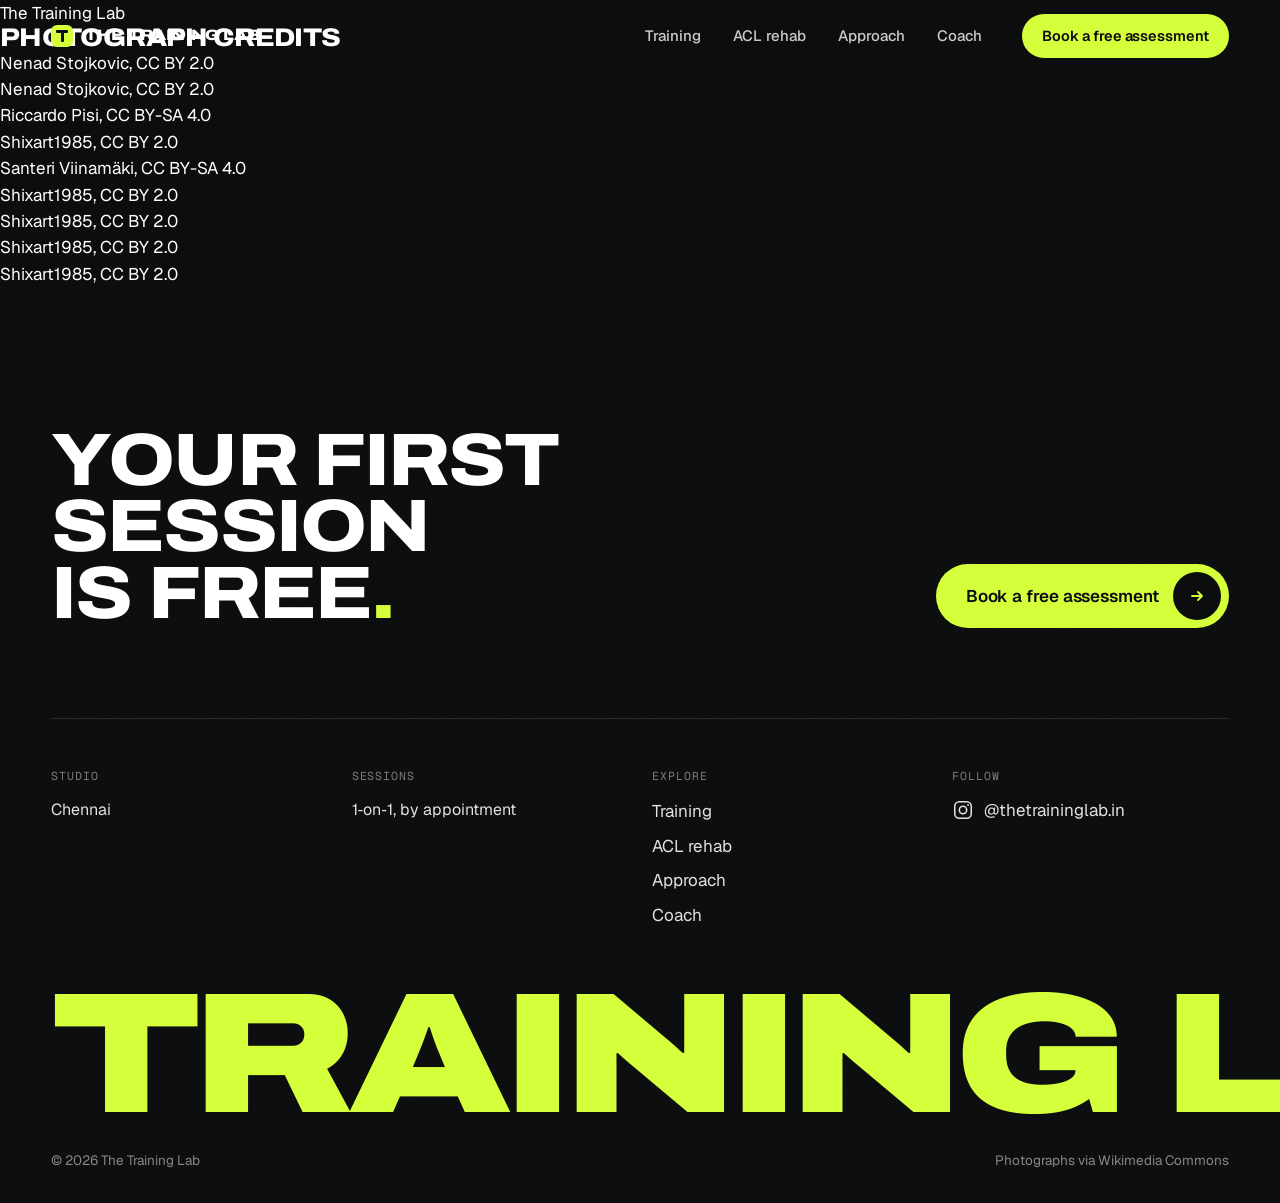
<file: credits.html>
<!doctype html>
<html lang="en">
<head>
<meta charset="utf-8">
<meta name="viewport" content="width=device-width, initial-scale=1, viewport-fit=cover">
<title>The Training Lab: photograph credits</title>
<meta name="description" content="The photographers, licences and source pages of the photographs on the The Training Lab website.">
<meta property="og:type" content="website">
<meta property="og:title" content="The Training Lab: 1-on-1 coaching for athletes in Chennai">
<meta property="og:description" content="Strength and conditioning and ACL rehab in Chennai, one athlete per session.">
<meta property="og:image" content="share.jpg">
<meta name="twitter:card" content="summary_large_image">
<link rel="icon" href="favicon.svg" type="image/svg+xml">
<meta name="theme-color" content="#0c0d0f">
<!-- <link rel="canonical" href="https://[the client's domain]/"> : add once the domain is known -->
<link rel="preconnect" href="https://fonts.googleapis.com">
<link rel="preconnect" href="https://fonts.gstatic.com" crossorigin>
<link href="https://fonts.googleapis.com/css2?family=Archivo:wdth,wght@62..125,400..900&family=Geist:wght@300..700&family=Geist+Mono:wght@400..500&display=swap" rel="stylesheet">
<link rel="preload" as="image" href="assets/img/photo-f116285194-1920.jpg" imagesrcset="assets/img/photo-f116285194-960.jpg 960w, assets/img/photo-f116285194-1280.jpg 1280w, assets/img/photo-f116285194-1920.jpg 1920w" imagesizes="100vw">
<link rel="stylesheet" href="styles.css">
<script>document.documentElement.classList.add('js')</script>
</head>
<body>
<a class="skip" href="#main">Skip to content</a>

<!-- ============ NAV ============ -->
<header class="nav" data-nav>
  <div class="container nav__bar">
    <a class="logo" href="#top" aria-label="The Training Lab, home">
      <span class="logo__mark" aria-hidden="true"></span>
      <span class="logo__word">The Training Lab</span>
    </a>
    <nav class="nav__links" aria-label="Main">
      <a href="#training">Training</a>
      <a href="#rehab">ACL rehab</a>
      <a href="#approach">Approach</a>
      <a href="#coach">Coach</a>
    </nav>
    <a class="btn btn--volt btn--sm nav__cta" href="#book">Book a free assessment</a>
    <button class="nav__toggle" type="button" aria-expanded="false" aria-controls="menu" aria-label="Open menu">
      <span></span><span></span>
    </button>
  </div>
  <div class="menu" id="menu" hidden>
    <nav class="container menu__links" aria-label="Mobile">
      <a href="#training"><span class="mono">01</span>Training</a>
      <a href="#rehab"><span class="mono">02</span>ACL rehab</a>
      <a href="#approach"><span class="mono">03</span>Approach</a>
      <a href="#coach"><span class="mono">04</span>Coach</a>
      <a href="#book"><span class="mono">05</span>Book</a>
    </nav>
  </div>
</header>

<main id="main">
  <p><a class="link" href="index.html">The Training Lab</a></p>
  <section class="credits-list" id="credits" aria-labelledby="credits-h">
    <h1 id="credits-h">Photograph credits</h1>
    <ul>
      <li><a href="https://commons.wikimedia.org/wiki/File:Fit_young_man_doing_deadlift_exercise_in_gym.jpg">Nenad Stojkovic</a>, <a href="https://creativecommons.org/licenses/by/2.0">CC BY 2.0</a></li>
      <li><a href="https://commons.wikimedia.org/wiki/File:Woman_doing_squat_workout_in_gym_with_barbell,_back_view.jpg">Nenad Stojkovic</a>, <a href="https://creativecommons.org/licenses/by/2.0">CC BY 2.0</a></li>
      <li><a href="https://commons.wikimedia.org/wiki/File:Dr._Jesus_Olmo_Isokinetic_ACL_Injury.jpg">Riccardo Pisi</a>, <a href="https://creativecommons.org/licenses/by-sa/4.0">CC BY-SA 4.0</a></li>
      <li><a href="https://commons.wikimedia.org/wiki/File:Strength_training_and_fitness_workout_in_a_home_gym_setting_with_dumbbells_and_exercise_gear.jpg">Shixart1985</a>, <a href="https://creativecommons.org/licenses/by/2.0">CC BY 2.0</a></li>
      <li><a href="https://commons.wikimedia.org/wiki/File:Starting_block.JPG">Santeri Viinamäki</a>, <a href="https://creativecommons.org/licenses/by-sa/4.0">CC BY-SA 4.0</a></li>
      <li><a href="https://commons.wikimedia.org/wiki/File:A_coach_is_focused_on_documenting_an_athlete%27s_performance_on_a_clipboard_during_a_training_session_in_a_busy_gym.jpg">Shixart1985</a>, <a href="https://creativecommons.org/licenses/by/2.0">CC BY 2.0</a></li>
      <li><a href="https://commons.wikimedia.org/wiki/File:Fitness_enthusiast_prepares_for_strength_training_workout_in_modern_gym_environment_closeup.jpg">Shixart1985</a>, <a href="https://creativecommons.org/licenses/by/2.0">CC BY 2.0</a></li>
      <li><a href="https://commons.wikimedia.org/wiki/File:Athlete_undergoing_knee_treatment_during_rehabilitation_session_in_clinic.jpg">Shixart1985</a>, <a href="https://creativecommons.org/licenses/by/2.0">CC BY 2.0</a></li>
      <li><a href="https://commons.wikimedia.org/wiki/File:Strength_training_session_in_a_gym_focusing_on_leg_workouts_with_dumbbells_closeup.jpg">Shixart1985</a>, <a href="https://creativecommons.org/licenses/by/2.0">CC BY 2.0</a></li>
    </ul>
  </section>
</main>

<!-- ============ FOOTER (dark) ============ -->
<footer class="footer dark" aria-labelledby="close-h">
  <div class="container">
    <div class="footer__cta">
      <h2 id="close-h">Your first session<br>is free<em>.</em></h2>
      <a class="btn btn--volt btn--lg" href="#book">Book a free assessment<span class="btn__arrow" aria-hidden="true"><svg viewBox="0 0 16 16"><path d="M3 8h10M9 4l4 4-4 4"/></svg></span></a>
    </div>
    <div class="footer__cols">
      <div><p class="footer__label">Studio</p><address>Chennai</address></div>
      <div><p class="footer__label">Sessions</p><p data-assumed>1&#8209;on&#8209;1, by appointment</p></div>
      <div><p class="footer__label">Explore</p>
        <nav class="footer__nav" aria-label="Footer"><a href="#training">Training</a><a href="#rehab">ACL rehab</a><a href="#approach">Approach</a><a href="#coach">Coach</a></nav></div>
      <div><p class="footer__label">Follow</p>
        <a class="footer__ig" href="https://www.instagram.com/thetraininglab.in/">
          <svg viewBox="0 0 24 24" aria-hidden="true"><rect x="3" y="3" width="18" height="18" rx="5"/><circle cx="12" cy="12" r="4"/><circle cx="17.5" cy="6.5" r="1" fill="currentColor" stroke="none"/></svg>@thetraininglab.in</a></div>
    </div>
    <p class="footer__word" aria-hidden="true">Training Lab</p>
    <div class="footer__legal">
      <span>&copy; 2026 The Training Lab</span>
      <a href="credits.html">Photographs via Wikimedia Commons</a>
    </div>
  </div>
</footer>

<div class="actionbar" data-actionbar>
  <a class="btn btn--volt" href="#book">Book a free assessment<span class="btn__arrow" aria-hidden="true"><svg viewBox="0 0 16 16"><path d="M3 8h10M9 4l4 4-4 4"/></svg></span></a>
</div>

<script src="main.js" defer></script>
</body>
</html>
</file>
<file: styles.css>
/* =========================================================
   The Training Lab — styles
   Dark / light alternating, volt accent, Archivo + Geist
   ========================================================= */

:root {
  --black: #0c0d0f;
  --black-2: #141619;
  --black-3: #1d2024;
  --bone: #efece6;
  --bone-2: #e5e1d9;
  --white: #ffffff;
  --volt: #d4ff3a;
  --volt-press: #c2ee28;

  --ink: var(--black);
  --line-dark: rgba(255,255,255,.12);
  --line-light: rgba(12,13,15,.14);
  --muted-dark: rgba(255,255,255,.62);
  --muted-light: rgba(12,13,15,.62);

  --f-display: "Archivo", "Arial Narrow", system-ui, sans-serif;
  --f-text: "Geist", system-ui, -apple-system, "Segoe UI", sans-serif;
  --f-mono: "Geist Mono", ui-monospace, "SFMono-Regular", Menlo, monospace;

  --gutter: clamp(20px, 4vw, 56px);
  --max: 1320px;
  --gap: clamp(16px, 2vw, 24px);
  --section-y: clamp(88px, 11vw, 160px);
  --radius: 18px;
  --radius-sm: 12px;
  --ease: cubic-bezier(.2,.7,.1,1);
  --nav-h: 72px;
}

/* ---------- base ---------- */
*, *::before, *::after { box-sizing: border-box; }
html { scroll-behavior: smooth; scroll-padding-top: var(--nav-h); -webkit-text-size-adjust: 100%; }
body {
  margin: 0;
  background: var(--black);
  color: var(--white);
  font-family: var(--f-text);
  font-size: 17px;
  line-height: 1.55;
  -webkit-font-smoothing: antialiased;
  -moz-osx-font-smoothing: grayscale;
  text-rendering: optimizeLegibility;
}
img { display: block; max-width: 100%; height: auto; }
a { color: inherit; text-decoration: none; }
ul, ol { list-style: none; margin: 0; padding: 0; }
h1, h2, h3, p, figure, fieldset { margin: 0; }
fieldset { border: 0; padding: 0; min-width: 0; }
address { font-style: normal; }
button { font: inherit; color: inherit; background: none; border: 0; cursor: pointer; }
::selection { background: var(--volt); color: var(--black); }
[tabindex="-1"]:focus { outline: none; }
:focus-visible { outline: 2px solid var(--volt); outline-offset: 3px; border-radius: 6px; }
.light :focus-visible { outline-color: var(--black); }

.sr-only { position: absolute; width: 1px; height: 1px; padding: 0; margin: -1px; overflow: hidden; clip: rect(0,0,0,0); white-space: nowrap; border: 0; }
.skip { position: fixed; left: 16px; top: -60px; z-index: 100; background: var(--volt); color: var(--black); padding: 10px 16px; border-radius: 999px; font-weight: 600; transition: top .2s; }
.skip:focus { top: 16px; }

.container { width: 100%; max-width: calc(var(--max) + var(--gutter) * 2); margin-inline: auto; padding-inline: var(--gutter); }
.mono { font-family: var(--f-mono); font-size: 12px; letter-spacing: .04em; text-transform: uppercase; font-weight: 500; }

/* ---------- surfaces ---------- */
.dark { background: var(--black); color: var(--white); position: relative; }
.light { background: var(--bone); color: var(--ink); position: relative; }
.dark::after {               /* film grain */
  content: ""; position: absolute; inset: 0; pointer-events: none; z-index: 0; opacity: .07; mix-blend-mode: overlay;
  background-image: url("data:image/svg+xml,%3Csvg xmlns='http://www.w3.org/2000/svg' width='200' height='200'%3E%3Cfilter id='n'%3E%3CfeTurbulence type='fractalNoise' baseFrequency='.85' numOctaves='3' stitchTiles='stitch'/%3E%3C/filter%3E%3Crect width='100%25' height='100%25' filter='url(%23n)'/%3E%3C/svg%3E");
}
.dark > * { position: relative; z-index: 1; }
.section { padding-block: var(--section-y); }

/* ---------- type ---------- */
h1, h2, .display {
  font-family: var(--f-display);
  font-weight: 800;
  font-stretch: 112%;
  font-variation-settings: "wdth" 112;
  text-transform: uppercase;
  letter-spacing: -.025em;
  line-height: .92;
}
h2 { font-size: clamp(2.5rem, 5.4vw, 5rem); text-wrap: balance; }
h3 {
  font-family: var(--f-display);
  font-weight: 700;
  font-variation-settings: "wdth" 100;
  font-size: clamp(1.25rem, 1.6vw, 1.5rem);
  line-height: 1.12;
  letter-spacing: -.01em;
}
.lead { font-size: clamp(1.0625rem, 1.35vw, 1.25rem); line-height: 1.5; max-width: 34ch; }
.dark .lead { color: var(--muted-dark); }
.light .lead { color: var(--muted-light); }

.eyebrow {
  display: inline-flex; align-items: center; gap: 12px;
  font-family: var(--f-mono); font-size: 12px; font-weight: 500; letter-spacing: .08em; text-transform: uppercase;
  margin-bottom: 28px;
}
.eyebrow .mono { display: inline-grid; place-items: center; min-width: 34px; height: 24px; padding: 0 8px; border-radius: 999px; border: 1px solid currentColor; font-size: 11px; }
.dark .eyebrow { color: rgba(255,255,255,.75); }
.light .eyebrow { color: var(--muted-light); }
.eyebrow__dot { width: 8px; height: 8px; border-radius: 50%; background: var(--volt); box-shadow: 0 0 0 4px rgba(212,255,58,.18); }

/* ---------- buttons ---------- */
.btn {
  --h: 56px;
  position: relative; display: inline-flex; align-items: center; justify-content: center; gap: 14px;
  height: var(--h); padding: 0 8px 0 26px; border-radius: 999px;
  font-family: var(--f-text); font-weight: 600; font-size: 16px; letter-spacing: -.005em; white-space: nowrap;
  transition: background-color .25s var(--ease), color .25s var(--ease), transform .2s var(--ease), box-shadow .25s var(--ease);
  -webkit-tap-highlight-color: transparent; touch-action: manipulation;
}
.btn:active { transform: scale(.97); }
.btn__arrow {
  display: grid; place-items: center; width: 40px; height: 40px; border-radius: 50%; overflow: hidden;
  transition: transform .35s var(--ease);
}
.btn__arrow svg { width: 16px; height: 16px; fill: none; stroke: currentColor; stroke-width: 1.8; stroke-linecap: round; stroke-linejoin: round; transition: transform .35s var(--ease); }
.btn:hover .btn__arrow svg { transform: translateX(3px); }
.btn:hover .btn__arrow { transform: rotate(-45deg); }

.btn--volt { background: var(--volt); color: var(--black); }
.btn--volt .btn__arrow { background: var(--black); color: var(--volt); }
.btn--volt:hover { background: var(--white); box-shadow: 0 10px 40px -10px rgba(212,255,58,.55); }

.btn--dark { background: var(--black); color: var(--white); }
.btn--dark .btn__arrow { background: var(--volt); color: var(--black); }
.btn--dark:hover { background: #26292e; }

.btn--ghost { padding: 0 26px; border: 1px solid rgba(255,255,255,.35); color: var(--white); backdrop-filter: blur(8px); background: rgba(255,255,255,.04); }
.btn--ghost:hover { border-color: var(--white); background: rgba(255,255,255,.1); }

.btn--sm { --h: 44px; padding: 0 20px; font-size: 14.5px; }
.btn--lg { --h: 64px; font-size: 17px; padding-left: 30px; }
.btn--lg .btn__arrow { width: 48px; height: 48px; }

/* ---------- nav ---------- */
.nav { position: fixed; inset: 0 0 auto; z-index: 50; transition: background-color .35s var(--ease), border-color .35s, backdrop-filter .35s; border-bottom: 1px solid transparent; }
.nav.is-scrolled, .nav.is-open { background: rgba(12,13,15,.94); backdrop-filter: blur(18px) saturate(1.4); -webkit-backdrop-filter: blur(18px) saturate(1.4); border-bottom-color: var(--line-dark); }
.nav__bar { height: var(--nav-h); display: flex; align-items: center; gap: 40px; color: var(--white); }
.logo { display: inline-flex; align-items: center; gap: 12px; margin-right: auto; }
.logo__mark { width: 22px; height: 22px; background: var(--volt); border-radius: 6px; position: relative; flex: none; }
.logo__mark::before, .logo__mark::after { content: ""; position: absolute; background: var(--black); border-radius: 1px; }
.logo__mark::before { left: 5px; right: 5px; top: 5px; height: 3px; }
.logo__mark::after { left: 9.5px; width: 3px; top: 5px; bottom: 5px; }
.logo__word { font-family: var(--f-display); font-weight: 800; font-variation-settings: "wdth" 118; text-transform: uppercase; font-size: 15px; letter-spacing: .01em; }
.nav__links { display: flex; gap: 32px; font-size: 15px; font-weight: 500; }
.nav__links a { position: relative; color: rgba(255,255,255,.78); transition: color .2s; padding: 6px 0; }
.nav__links a::after { content: ""; position: absolute; left: 0; right: 0; bottom: 0; height: 1.5px; background: var(--volt); transform: scaleX(0); transform-origin: right; transition: transform .35s var(--ease); }
.nav__links a:hover, .nav__links a.is-current { color: var(--white); }
.nav__links a:hover::after, .nav__links a.is-current::after { transform: scaleX(1); transform-origin: left; }
.nav__toggle { display: none; width: 44px; height: 44px; border-radius: 50%; border: 1px solid rgba(255,255,255,.25); position: relative; }
.nav__toggle span { position: absolute; left: 13px; right: 13px; height: 1.5px; background: var(--white); transition: transform .3s var(--ease), top .3s var(--ease); }
.nav__toggle span:first-child { top: 17px; }
.nav__toggle span:last-child { top: 25px; }
.nav.is-open .nav__toggle span:first-child { top: 21px; transform: rotate(45deg); }
.nav.is-open .nav__toggle span:last-child { top: 21px; transform: rotate(-45deg); }
.menu { border-top: 1px solid var(--line-dark); height: calc(100dvh - var(--nav-h)); overflow: auto; }
.menu__links { display: flex; flex-direction: column; padding-block: 24px 120px; }
.menu__links a { display: flex; align-items: baseline; gap: 16px; padding: 18px 0; border-bottom: 1px solid var(--line-dark); font-family: var(--f-display); font-weight: 800; font-variation-settings: "wdth" 112; text-transform: uppercase; font-size: 34px; letter-spacing: -.02em; line-height: 1; }
.menu__links .mono { color: var(--volt); }

/* ---------- hero ---------- */
.hero { min-height: 100svh; display: flex; flex-direction: column; justify-content: flex-end; overflow: hidden; padding-top: calc(var(--nav-h) + 40px); }
.hero__media { position: absolute; inset: 0; z-index: 0; }
.hero__media img { width: 100%; height: 100%; object-fit: cover; object-position: 50% 62%; filter: grayscale(1) contrast(1.12) brightness(.82); transform: scale(1.08); animation: heroZoom 2.4s var(--ease) forwards; }
.hero__media::after {
  content: ""; position: absolute; inset: 0;
  background:
    linear-gradient(180deg, rgba(12,13,15,.55) 0%, rgba(12,13,15,0) 22%, rgba(12,13,15,0) 40%, rgba(12,13,15,.85) 78%, var(--black) 100%),
    linear-gradient(90deg, rgba(12,13,15,.7) 0%, rgba(12,13,15,.15) 60%, rgba(12,13,15,0) 100%);
}
@keyframes heroZoom { to { transform: scale(1); } }
.hero__inner { padding-bottom: clamp(40px, 5vw, 64px); }
.hero__eyebrow { color: rgba(255,255,255,.85); }
.hero__title { font-size: clamp(3rem, 9.4vw, 9.5rem); line-height: .86; letter-spacing: -.035em; font-variation-settings: "wdth" 115; }
.hero__title .line { display: block; overflow: hidden; padding-bottom: .04em; margin-bottom: -.04em; }
.hero__title .line > span { display: inline-block; }
.hero__title em, .footer__cta em { font-style: normal; color: var(--volt); }
.hero__row { display: grid; grid-template-columns: repeat(12, minmax(0,1fr)); gap: var(--gap); align-items: end; margin-top: clamp(28px, 3.4vw, 48px); }
.hero__lead { grid-column: 1 / span 5; font-size: clamp(1.0625rem, 1.3vw, 1.1875rem); color: rgba(255,255,255,.78); max-width: 46ch; }
.hero__actions { grid-column: 8 / span 5; display: flex; gap: 12px; justify-content: flex-end; flex-wrap: wrap; }
.hero__facts { display: grid; grid-template-columns: repeat(3, minmax(0,1fr)); gap: var(--gap); padding-bottom: 36px; }
.fact { display: flex; flex-direction: column; gap: 8px; padding-top: 20px; border-top: 1px solid rgba(255,255,255,.22); }
.fact__big { font-family: var(--f-display); font-weight: 800; font-variation-settings: "wdth" 112; text-transform: uppercase; font-size: 28px; line-height: 1; color: var(--volt); letter-spacing: -.02em; flex: none; }
.fact__txt { font-size: 14.5px; color: rgba(255,255,255,.7); line-height: 1.4; }

/* hero entrance */
.js [data-in] { opacity: 0; transform: translateY(24px); animation: inUp .9s var(--ease) forwards; }
.js .hero__title [data-in] { transform: translateY(105%); opacity: 1; animation-duration: 1.1s; }
.js [data-in="1"] { animation-delay: .15s; }
.js [data-in="2"] { animation-delay: .25s; }
.js [data-in="3"] { animation-delay: .37s; }
.js [data-in="4"] { animation-delay: .6s; }
.js [data-in="5"] { animation-delay: .7s; }
.js [data-in="6"] { animation-delay: .85s; }
@keyframes inUp { to { opacity: 1; transform: none; } }

/* ---------- marquee ---------- */
.marquee { background: var(--volt); color: var(--black); overflow: hidden; border-block: 1px solid var(--black); }
.marquee__track { display: flex; align-items: center; gap: 36px; width: max-content; padding-block: 22px; animation: marquee 38s linear infinite; }
.marquee span { font-family: var(--f-display); font-weight: 800; font-variation-settings: "wdth" 115; text-transform: uppercase; font-size: clamp(22px, 2.4vw, 34px); letter-spacing: -.02em; line-height: 1; white-space: nowrap; }
.marquee i { width: 14px; height: 14px; background: var(--black); flex: none; transform: rotate(45deg); }
.marquee:hover .marquee__track { animation-play-state: paused; }
@keyframes marquee { to { transform: translateX(-50%); } }

/* ---------- photos ---------- */
.ph { position: relative; overflow: hidden; border-radius: var(--radius); background: var(--black-3); isolation: isolate; }
.ph img { width: 100%; height: 100%; object-fit: cover; filter: grayscale(1) contrast(1.08) brightness(.94); transform: scale(1.001); transition: filter .7s var(--ease), transform 1.2s var(--ease); }
.ph::after { content: ""; position: absolute; inset: 0; border-radius: inherit; box-shadow: inset 0 0 0 1px rgba(255,255,255,.06); pointer-events: none; }
.ph--card { aspect-ratio: 4 / 5; }
.ph--wide { aspect-ratio: 16 / 10; }
.ph--tall { aspect-ratio: 4 / 5; }
@media (hover: hover) {
  .card:hover .ph img, .stage:hover .ph img, .coach__photo:hover img { filter: grayscale(0) contrast(1.02) brightness(1); transform: scale(1.04); }
}

/* ---------- section head ---------- */
.head { display: grid; grid-template-columns: repeat(12, minmax(0,1fr)); gap: var(--gap); align-items: end; margin-bottom: clamp(48px, 6vw, 80px); }
.head > div { grid-column: 1 / span 7; }
.head__lead { grid-column: 9 / span 4; color: var(--muted-light); font-size: clamp(1.0625rem, 1.3vw, 1.1875rem); line-height: 1.5; }

/* ---------- training cards ---------- */
.cards { display: grid; grid-template-columns: repeat(4, minmax(0,1fr)); gap: var(--gap); }
.card { display: flex; flex-direction: column; background: var(--white); border-radius: calc(var(--radius) + 6px); padding: 8px; transition: transform .45s var(--ease), box-shadow .45s var(--ease); }
.card .ph { border-radius: var(--radius); }
.card__body { display: flex; flex-direction: column; gap: 10px; padding: 20px 14px 18px; flex: 1; }
.card__num { color: var(--muted-light); }
.card p { color: var(--muted-light); font-size: 15.5px; line-height: 1.5; }
@media (hover: hover) {
  .card:hover { transform: translateY(-6px); box-shadow: 0 30px 60px -30px rgba(12,13,15,.35); }
  .card:hover .card__num { color: var(--black); }
}

/* ---------- rehab ---------- */
.rehab { display: grid; grid-template-columns: repeat(12, minmax(0,1fr)); gap: var(--gap); }
.rehab__aside { grid-column: 1 / span 5; }
.rehab__sticky { position: sticky; top: calc(var(--nav-h) + 48px); }
.rehab__sticky .lead { margin-top: 28px; }
.rehab__stages { grid-column: 7 / span 6; display: flex; flex-direction: column; gap: clamp(56px, 7vw, 104px); }
.steps { margin: 40px 0 44px; border-top: 1px solid var(--line-dark); }
.steps li { display: flex; align-items: center; gap: 18px; padding: 18px 0; border-bottom: 1px solid var(--line-dark); font-family: var(--f-display); font-weight: 700; font-size: 18px; color: rgba(255,255,255,.4); transition: color .4s var(--ease), padding .4s var(--ease); }
.steps li .mono { color: inherit; transition: color .4s; }
.steps li::after { content: ""; margin-left: auto; width: 8px; height: 8px; border-radius: 50%; background: var(--volt); opacity: 0; transform: scale(.4); transition: opacity .4s, transform .4s var(--ease); }
.steps li.is-active { color: var(--white); padding-left: 8px; }
.steps li.is-active .mono { color: var(--volt); }
.steps li.is-active::after { opacity: 1; transform: none; }
.stage__text { display: grid; grid-template-columns: auto 1fr; gap: 24px; padding-top: 28px; align-items: start; }
.stage__num { font-family: var(--f-display); font-weight: 800; font-variation-settings: "wdth" 112; font-size: clamp(48px, 5vw, 72px); line-height: .8; color: transparent; -webkit-text-stroke: 1.2px rgba(255,255,255,.45); letter-spacing: -.03em; transition: color .5s, -webkit-text-stroke-color .5s; }
.stage.is-active .stage__num { color: var(--volt); -webkit-text-stroke-color: var(--volt); }
.stage h3 { font-size: clamp(1.375rem, 2vw, 1.75rem); text-transform: uppercase; font-variation-settings: "wdth" 110; font-weight: 800; letter-spacing: -.015em; }
.stage p { margin-top: 10px; color: var(--muted-dark); max-width: 44ch; }

/* ---------- approach ---------- */
.approach { display: grid; grid-template-columns: repeat(12, minmax(0,1fr)); gap: var(--gap); align-items: stretch; }
.approach__mark {
  grid-column: 1 / span 4;
  font-family: var(--f-display); font-weight: 900; font-variation-settings: "wdth" 125;
  font-size: clamp(7rem, 17vw, 16rem); line-height: .78; letter-spacing: -.05em; color: var(--black);
  position: relative; padding-bottom: 28px;
}
.approach__mark::after { content: ""; position: absolute; left: 0; bottom: 0; width: 72%; height: clamp(10px, 1.1vw, 16px); background: var(--volt); }
.approach__body { grid-column: 6 / span 7; }
.statement { font-family: var(--f-display); font-weight: 600; font-variation-settings: "wdth" 100; font-size: clamp(1.75rem, 3.1vw, 3rem); line-height: 1.12; letter-spacing: -.022em; text-wrap: pretty; }
.statement strong { font-weight: 900; background: linear-gradient(transparent 62%, var(--volt) 62%, var(--volt) 92%, transparent 92%); }
.js .statement .w { opacity: .18; transition: opacity .35s linear; }
.js .statement .w.on { opacity: 1; }
.pillars { display: grid; grid-template-columns: repeat(3, minmax(0,1fr)); gap: var(--gap); margin-top: clamp(48px, 6vw, 80px); }
.pillars li { display: flex; flex-direction: column; gap: 10px; padding-top: 18px; border-top: 1.5px solid var(--black); font-family: var(--f-display); font-weight: 700; font-size: 18px; line-height: 1.2; }
.pillars .mono { color: var(--muted-light); }

/* ---------- coach ---------- */
.coach { display: grid; grid-template-columns: repeat(12, minmax(0,1fr)); gap: var(--gap); align-items: stretch; }
.coach__photo { grid-column: 1 / span 6; aspect-ratio: auto; min-height: 560px; }
.coach__photo img { position: absolute; inset: 0; }
.coach__body { grid-column: 8 / span 5; display: flex; flex-direction: column; justify-content: space-between; gap: 48px; }
.coach__name { font-size: clamp(4rem, 8vw, 7.5rem); line-height: .82; letter-spacing: -.04em; font-variation-settings: "wdth" 118; margin-bottom: 32px; }
.coach__title { margin-bottom: 32px; max-width: 9ch; }
.teams { border-top: 1px solid var(--line-dark); }
.teams li { display: grid; grid-template-columns: 40px 1fr; column-gap: 12px; row-gap: 4px; padding: 22px 0; border-bottom: 1px solid var(--line-dark); transition: padding .35s var(--ease); }
.teams .mono { color: var(--volt); padding-top: 6px; grid-row: span 2; }
.teams strong { font-family: var(--f-display); font-weight: 800; font-variation-settings: "wdth" 110; text-transform: uppercase; font-size: clamp(1.25rem, 1.9vw, 1.625rem); letter-spacing: -.015em; line-height: 1.1; }
.teams__sport { font-size: 14.5px; color: var(--muted-dark); }
@media (hover: hover) { .teams li:hover { padding-left: 10px; } }

/* ---------- book ---------- */
.book { display: grid; grid-template-columns: repeat(12, minmax(0,1fr)); gap: var(--gap); align-items: stretch; }
.book__intro { grid-column: 1 / span 5; display: flex; flex-direction: column; justify-content: space-between; gap: 48px; }
.book__intro .lead { margin-top: 28px; }
.how { border-top: 1.5px solid var(--black); }
.how li { display: grid; grid-template-columns: 40px 1fr; gap: 12px; align-items: baseline; padding: 18px 0; border-bottom: 1px solid var(--line-light); }
.how .mono { color: var(--muted-light); }
.how p { font-size: 16px; font-weight: 500; }
.form { grid-column: 7 / span 6; background: var(--white); border-radius: calc(var(--radius) + 6px); padding: clamp(24px, 3.2vw, 44px); box-shadow: 0 40px 80px -48px rgba(12,13,15,.35); display: flex; flex-direction: column; }
.form__grid { display: grid; grid-template-columns: 1fr 1fr; gap: 24px 16px; }
.field { display: flex; flex-direction: column; gap: 10px; }
.field--full { grid-column: 1 / -1; }
.field > label, .field legend { font-family: var(--f-mono); font-size: 11.5px; font-weight: 500; letter-spacing: .08em; text-transform: uppercase; color: var(--muted-light); padding: 0; }
.field legend { margin-bottom: 10px; }
.opt { text-transform: none; letter-spacing: 0; }
.field input, .field textarea {
  width: 100%; font: inherit; font-size: 16px; color: var(--ink);
  background: var(--bone); border: 1.5px solid transparent; border-radius: var(--radius-sm);
  padding: 15px 16px; transition: border-color .2s, background-color .2s, box-shadow .2s;
}
.field input { height: 54px; }
.field textarea { resize: vertical; min-height: 120px; line-height: 1.5; }
.field input:hover, .field textarea:hover { background: var(--bone-2); }
.field input:focus, .field textarea:focus { outline: none; background: var(--white); border-color: var(--black); box-shadow: 0 0 0 4px rgba(212,255,58,.55); }
.field [aria-invalid="true"] { border-color: #c4311b; }
.field__err { font-size: 13.5px; color: #b02a16; font-weight: 500; }
.chips { display: flex; flex-wrap: wrap; gap: 8px; }
.chip { position: relative; cursor: pointer; }
.chip input { position: absolute; opacity: 0; inset: 0; margin: 0; cursor: pointer; }
.chip span { font-family: var(--f-text); text-transform: none; letter-spacing: 0; color: var(--ink); display: inline-flex; align-items: center; height: 44px; padding: 0 18px; border-radius: 999px; background: var(--bone); border: 1.5px solid transparent; font-size: 15px; font-weight: 500; transition: background-color .2s, border-color .2s, color .2s; }
.chip:hover span { background: var(--bone-2); }
.chip input:checked + span { background: var(--black); color: var(--white); }
.chip input:checked + span::before { content: ""; width: 8px; height: 8px; border-radius: 50%; background: var(--volt); margin-right: 10px; }
.chip input:focus-visible + span { box-shadow: 0 0 0 4px rgba(212,255,58,.75); border-color: var(--black); }
.form__foot { display: flex; align-items: center; justify-content: space-between; gap: 16px; flex-wrap: wrap; margin-top: auto; padding-top: 32px; }
.form__note { font-size: 14px; color: var(--muted-light); }
.form__status { margin-top: 16px; font-weight: 500; }
.form__status:empty { display: none; }
.form__status.is-ok { padding: 14px 16px; border-radius: var(--radius-sm); background: var(--volt); color: var(--black); }

/* ---------- footer ---------- */
.footer { padding-top: var(--section-y); overflow: hidden; }
.footer__cta { display: grid; grid-template-columns: repeat(12, minmax(0,1fr)); gap: var(--gap); align-items: end; padding-bottom: clamp(56px, 7vw, 96px); border-bottom: 1px solid var(--line-dark); }
.footer__cta h2 { grid-column: 1 / span 9; font-size: clamp(3rem, 5.8vw, 5.25rem); line-height: .9; }
.footer__cta .btn { grid-column: 10 / span 3; justify-self: end; }
.footer__cols { display: grid; grid-template-columns: repeat(4, minmax(0,1fr)); gap: var(--gap); padding-block: 48px; }
.footer__label { font-family: var(--f-mono); font-size: 11.5px; letter-spacing: .08em; text-transform: uppercase; color: rgba(255,255,255,.45); margin-bottom: 14px; }
.footer__cols address, .footer__cols p:not(.footer__label) { font-size: 16px; color: rgba(255,255,255,.88); }
.footer__nav { display: flex; flex-direction: column; gap: 8px; }
.footer__nav a, .footer__ig { color: rgba(255,255,255,.88); transition: color .2s; width: fit-content; }
.footer__nav a:hover, .footer__ig:hover { color: var(--volt); }
.footer__ig { display: inline-flex; align-items: center; gap: 10px; min-height: 44px; margin-top: -10px; }
.footer__ig svg { width: 22px; height: 22px; fill: none; stroke: currentColor; stroke-width: 1.7; }
.footer__word {
  font-family: var(--f-display); font-weight: 900; font-variation-settings: "wdth" 125; text-transform: uppercase;
  font-size: 13.4vw; line-height: .78; letter-spacing: -.045em; white-space: nowrap;
  color: var(--volt); width: max-content; padding-top: 12px; user-select: none;
}
.footer__legal { display: flex; justify-content: space-between; gap: 16px; flex-wrap: wrap; padding-block: 28px 32px; font-size: 13.5px; color: rgba(255,255,255,.5); }
.footer__legal a:hover { color: var(--white); }

/* ---------- mobile action bar ---------- */
.actionbar { display: none; }

/* ---------- reveal ---------- */
.js [data-reveal] { opacity: 0; transform: translateY(28px); transition: opacity .9s var(--ease), transform .9s var(--ease); transition-delay: var(--d, 0s); }
.js [data-reveal].is-in { opacity: 1; transform: none; }

/* =========================================================
   Responsive
   ========================================================= */
@media (max-width: 1180px) {
  .nav__links { gap: 24px; }
  .nav__bar { gap: 28px; }
}

@media (max-width: 1024px) {
  .nav__links, .nav__cta { display: none; }
  .nav__toggle { display: block; }

  .hero__lead { grid-column: 1 / -1; }
  .hero__actions { grid-column: 1 / -1; justify-content: flex-start; }

  .head > div, .head__lead { grid-column: 1 / -1; }
  .cards { grid-template-columns: repeat(2, minmax(0,1fr)); }
  .ph--card { aspect-ratio: 4 / 3; }

  .rehab__aside, .rehab__stages { grid-column: 1 / -1; }
  .rehab__sticky { position: static; }
  .steps { display: none; }
  .rehab__stages { margin-top: 56px; }

  .approach__mark { grid-column: 1 / -1; font-size: clamp(6rem, 22vw, 11rem); margin-bottom: 40px; }
  .approach__body { grid-column: 1 / -1; }

  .coach__photo { grid-column: 1 / -1; aspect-ratio: 16 / 11; min-height: 0; }
  .coach__body { grid-column: 1 / -1; margin-top: 24px; }

  .book__intro, .form { grid-column: 1 / -1; }
  .form { margin-top: 24px; }

  .footer__cta h2, .footer__cta .btn { grid-column: 1 / -1; justify-self: start; }
  .footer__cta { row-gap: 32px; }
  .footer__cols { grid-template-columns: repeat(2, minmax(0,1fr)); row-gap: 36px; }
}

@media (max-width: 640px) {
  body { font-size: 16px; }
  :root { --nav-h: 64px; }
  .hero { min-height: 100svh; }
  .hero__media img { object-position: 38% 60%; }
  .hero__title { font-size: clamp(2.6rem, 12.4vw, 3.6rem); font-variation-settings: "wdth" 100; line-height: .9; }
  .hero__actions .btn { flex: 1 1 100%; }
  .hero__actions .btn--volt { justify-content: space-between; }
  .hide-sm { display: none; }
  .hero__inner { padding-bottom: 28px; }
  .hero__facts { grid-template-columns: repeat(3, minmax(0,1fr)); gap: 12px; padding-bottom: 24px; }
  .fact { padding-top: 14px; gap: 6px; }
  .fact__big { font-size: 20px; }
  .fact__txt { font-size: 12.5px; line-height: 1.35; }

  h2 { font-size: clamp(2.3rem, 10.5vw, 3rem); font-variation-settings: "wdth" 100; }
  .cards { grid-template-columns: 1fr; }
  .ph--card { aspect-ratio: 16 / 11; }
  .card h3 { min-height: 0; }

  .stage__text { gap: 16px; }
  .pillars { grid-template-columns: 1fr; gap: 0; }
  .pillars li { flex-direction: row; align-items: baseline; gap: 14px; padding-block: 16px; }
  .pillars li .mono { min-width: 32px; }

  .coach__photo { aspect-ratio: 4 / 3; }
  .coach__name { font-size: clamp(3.6rem, 20vw, 5.5rem); }

  .form__grid { grid-template-columns: 1fr; gap: 20px; }
  .form__foot .btn { width: 100%; justify-content: space-between; }

  .footer__cta h2 { font-size: clamp(2.6rem, 12vw, 3.4rem); }
  .footer__cta .btn { width: 100%; justify-content: space-between; }
  .footer__legal { padding-bottom: 104px; }

  .actionbar {
    display: block; position: fixed; left: 0; right: 0; bottom: 0; z-index: 40;
    padding: 12px var(--gutter) calc(12px + env(safe-area-inset-bottom));
    background: linear-gradient(180deg, rgba(12,13,15,0), rgba(12,13,15,.85) 40%);
    transform: translateY(110%); transition: transform .4s var(--ease);
  }
  .actionbar.is-shown { transform: none; }
  .actionbar .btn { width: 100%; justify-content: space-between; }
}

@media (prefers-reduced-motion: reduce) {
  *, *::before, *::after { animation-duration: .001ms !important; animation-iteration-count: 1 !important; transition-duration: .001ms !important; }
  html { scroll-behavior: auto; }
  .js [data-in], .js [data-reveal] { opacity: 1; transform: none; }
  .js .statement .w { opacity: 1; }
  .marquee__track { animation: none; }
}
</file>
